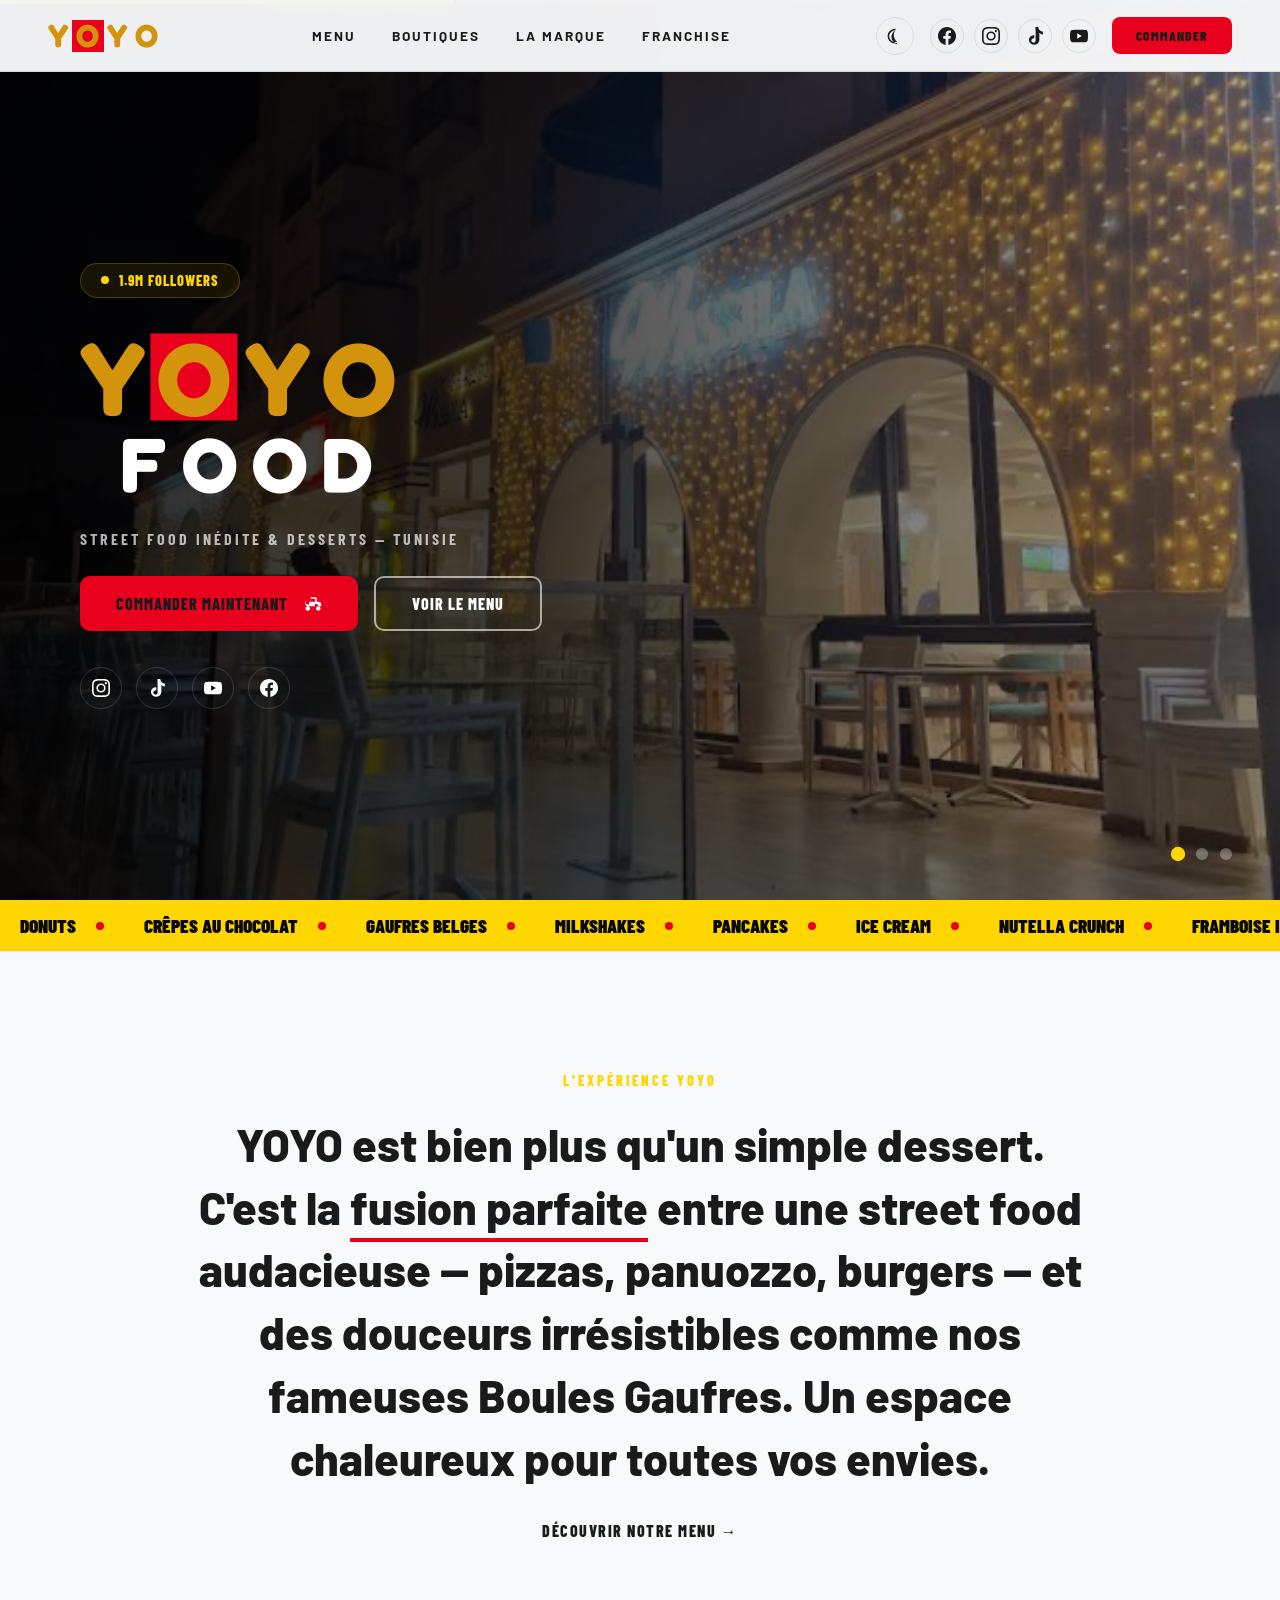
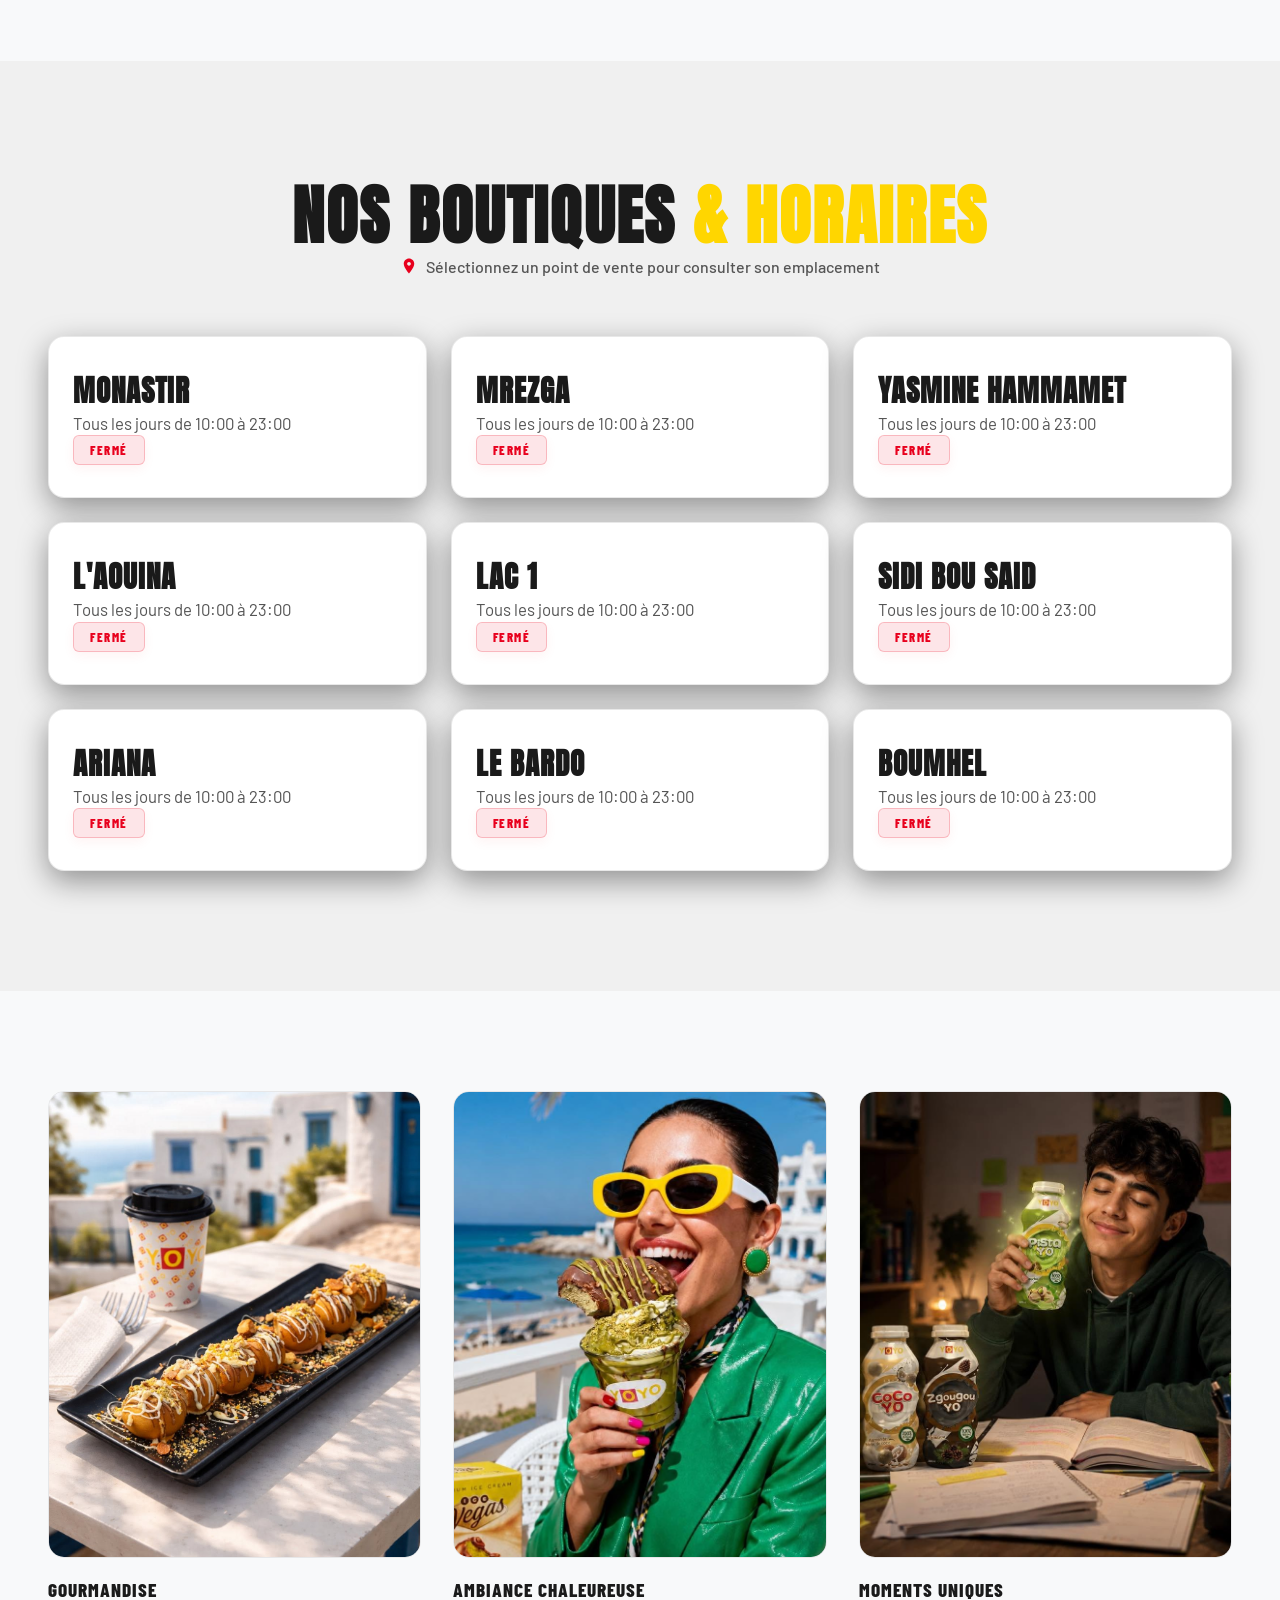
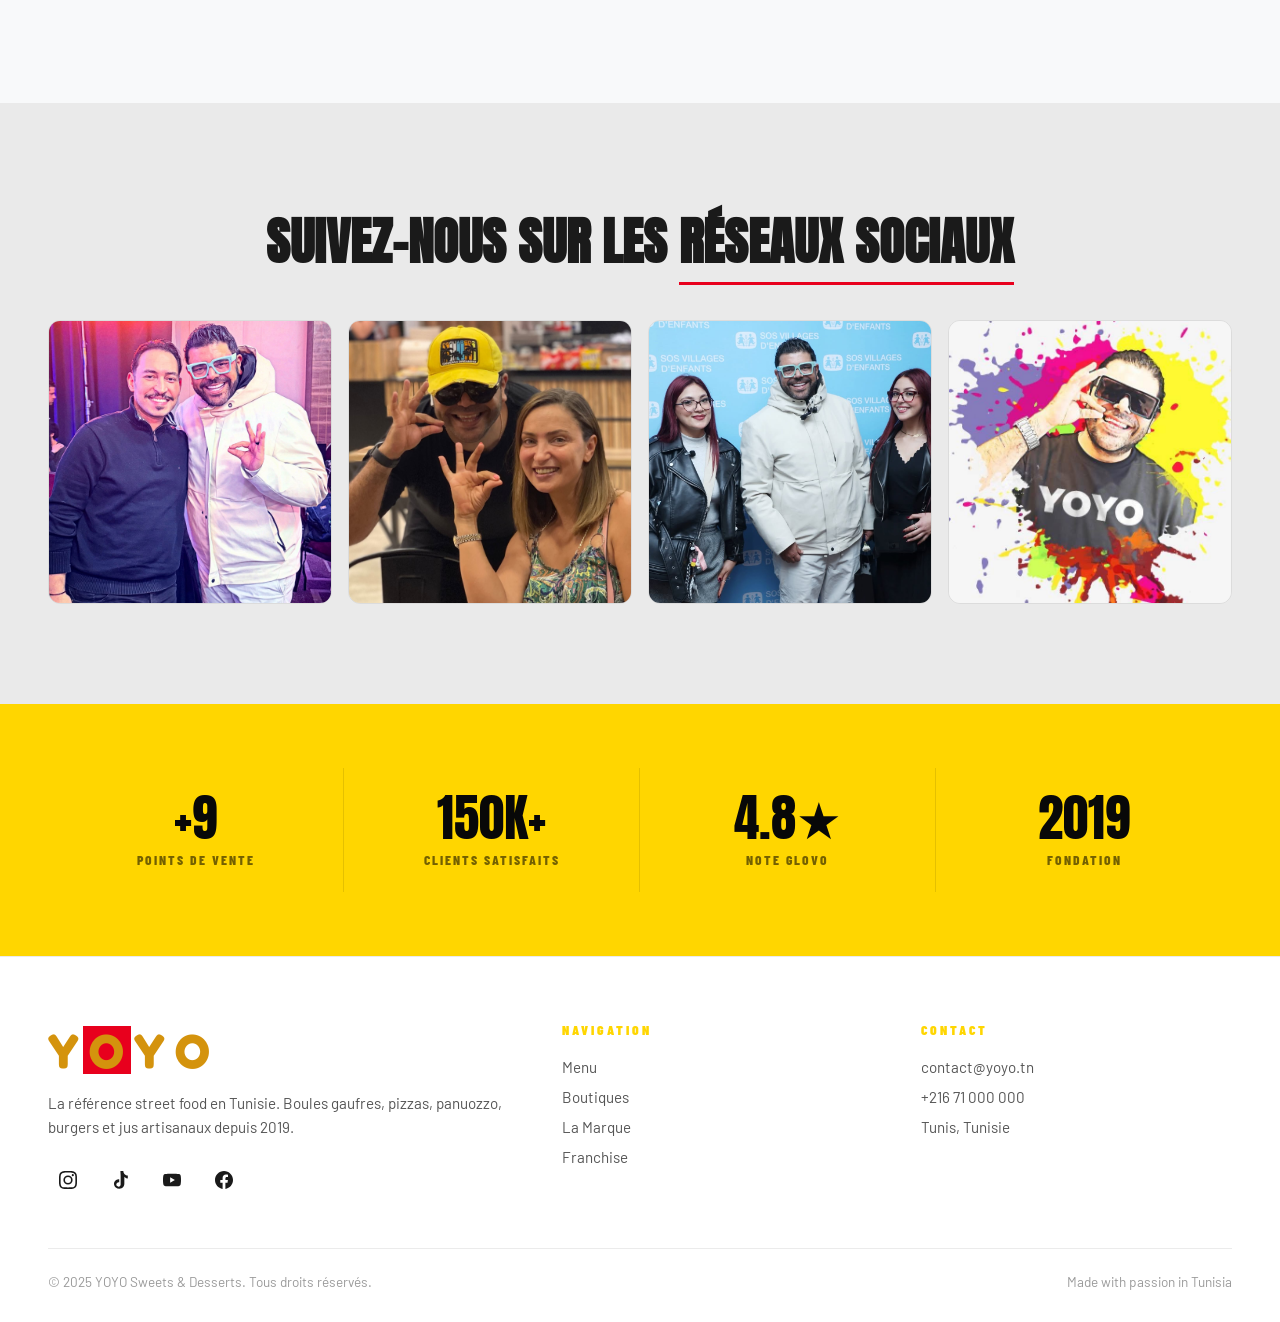
<file: index.html>
<!DOCTYPE html>
<html lang="fr">
<head>
  <meta charset="UTF-8" />
  <meta name="viewport" content="width=device-width, initial-scale=1.0" />
  <title>YOYO — Street Food & Desserts | Boules Gaufres, Pizza, Burgers en Tunisie</title>
  <meta name="description" content="YOYO, la chaîne tunisienne de street food et desserts. Boules gaufres, pizzas, panuozzo, burgers, crèmes et jus artisanaux. Découvrez nos points de vente et devenez franchisé." />

  <!-- Google Fonts -->
  <link rel="preconnect" href="https://fonts.googleapis.com" />
  <link rel="preconnect" href="https://fonts.gstatic.com" crossorigin />
  <link href="https://fonts.googleapis.com/css2?family=Anton&family=Barlow:wght@400;500;600;700;800;900&family=Barlow+Condensed:wght@700;800;900&family=Fredoka:wght@700&display=swap" rel="stylesheet" />

  <!-- CSS -->
  <link rel="stylesheet" href="css/style.css" />

  <!-- Theme Init Script (Anti-flash) -->
  <script>
    (function() {
      var storedTheme = localStorage.getItem('theme');
      var systemTheme = window.matchMedia('(prefers-color-scheme: dark)').matches ? 'dark' : 'light';
      var theme = storedTheme || systemTheme;
      document.documentElement.setAttribute('data-theme', theme);
    })();
  </script>
</head>
<body>

  <!-- ============================
       NAVIGATION
       ============================ -->
  <nav class="nav" id="navbar">
    <a href="index.html" class="nav__logo">Y<span class="logo-o">O</span>YO</a>
    <div class="nav__links">
      <a href="menu.html" class="nav__link">Menu</a>
      <a href="boutiques.html" class="nav__link">Boutiques</a>
      <a href="brand.html" class="nav__link">La Marque</a>
      <a href="franchise.html" class="nav__link">Franchise</a>
    </div>
    <div class="nav__right">
      <button class="theme-toggle" id="themeToggle" aria-label="Changer de thème">
        <svg class="theme-toggle__sun" viewBox="0 0 24 24"><path d="M12 7c-2.76 0-5 2.24-5 5s2.24 5 5 5 5-2.24 5-5-2.24-5-5-5zM2 13h2c.55 0 1-.45 1-1s-.45-1-1-1H2c-.55 0-1 .45-1 1s.45 1 1 1zm18 0h2c.55 0 1-.45 1-1s-.45-1-1-1h-2c-.55 0-1 .45-1 1s.45 1 1 1zM11 2v2c0 .55.45 1 1 1s1-.45 1-1V2c0-.55-.45-1-1-1s-1 .45-1 1zm0 18v2c0 .55.45 1 1 1s1-.45 1-1v-2c0-.55-.45-1-1-1s-1 .45-1 1zM5.99 4.58c-.39-.39-1.03-.39-1.41 0s-.39 1.03 0 1.41l1.06 1.06c.39.39 1.03.39 1.41 0s.39-1.03 0-1.41L5.99 4.58zm12.37 12.37c-.39-.39-1.03-.39-1.41 0s-.39 1.03 0 1.41l1.06 1.06c.39.39 1.03.39 1.41 0s.39-1.03 0-1.41l-1.06-1.06zm1.06-10.96c.39-.39.39-1.03 0-1.41s-1.03-.39-1.41 0l-1.06 1.06c-.39.39-.39 1.03 0 1.41s1.03.39 1.41 0l1.06-1.06zM7.05 18.01c.39-.39.39-1.03 0-1.41s-1.03-.39-1.41 0l-1.06 1.06c-.39.39-.39 1.03 0 1.41s1.03.39 1.41 0l1.06-1.06z"/></svg>
        <svg class="theme-toggle__moon" viewBox="0 0 24 24"><path d="M12.3 22h-.1c-5.5 0-10-4.5-10-10C2.2 6.8 6.5 2.5 11.9 2.2c.5 0 .9.3 1 .8s-.1.9-.6 1.2c-3.1 2-5 5.4-5 9 0 4.1 2.9 7.6 7 8.3.5.1.8.5.8 1v.1c-.2.3-.5.4-.8.4zm-.9-17.8C7 5.1 4.2 9 4.2 12c0 4.4 3.6 8 8 8 .9 0 1.8-.1 2.6-.4-2.8-2.1-4.4-5.4-4.4-9 0-2.3.7-4.5 2-6.2v-.2z"/></svg>
      </button>
      <div class="nav__socials">
        <a href="https://www.facebook.com/yoyochocoland" target="_blank" class="nav__social-icon" aria-label="Facebook">
          <svg class="svg-icon" viewBox="0 0 24 24"><path d="M24 12.073c0-6.627-5.373-12-12-12s-12 5.373-12 12c0 5.99 4.388 10.954 10.125 11.854v-8.385H7.078v-3.47h3.047V9.43c0-3.007 1.792-4.669 4.533-4.669 1.312 0 2.686.235 2.686.235v2.953H15.83c-1.491 0-1.956.925-1.956 1.874v2.25h3.328l-.532 3.47h-2.796v8.385C19.612 23.027 24 18.062 24 12.073z"/></svg>
        </a>
        <a href="https://www.instagram.com/yo_yo_food?utm_source=ig_web_button_share_sheet&igsh=ZDNlZDc0MzIxNw==" target="_blank" class="nav__social-icon" aria-label="Instagram">
          <svg class="svg-icon" viewBox="0 0 24 24"><path d="M12 2.163c3.204 0 3.584.012 4.85.07 3.252.148 4.771 1.691 4.919 4.919.058 1.265.069 1.645.069 4.849 0 3.205-.012 3.584-.069 4.849-.149 3.225-1.664 4.771-4.919 4.919-1.266.058-1.644.07-4.85.07-3.204 0-3.584-.012-4.849-.07-3.26-.149-4.771-1.699-4.919-4.92-.058-1.265-.07-1.644-.07-4.849 0-3.204.013-3.583.07-4.849.149-3.227 1.664-4.771 4.919-4.919 1.266-.057 1.645-.069 4.849-.069zM12 0C8.741 0 8.333.014 7.053.072 2.695.272.273 2.69.073 7.051.014 8.333 0 8.741 0 12c0 3.259.014 3.668.072 4.948.2 4.358 2.618 6.78 6.98 6.98 1.281.058 1.689.072 4.948.072 3.259 0 3.668-.014 4.948-.072 4.354-.2 6.782-2.618 6.979-6.98.059-1.28.073-1.689.073-4.948 0-3.259-.014-3.667-.072-4.947-.196-4.354-2.617-6.78-6.979-6.98C15.668.014 15.259 0 12 0zm0 5.838a6.162 6.162 0 1 0 0 12.324 6.162 6.162 0 0 0 0-12.324zM12 16a4 4 0 1 1 0-8 4 4 0 0 1 0 8zm6.406-11.845a1.44 1.44 0 1 0 0 2.881 1.44 1.44 0 0 0 0-2.881z"/></svg>
        </a>
        <a href="https://www.tiktok.com/@yoyo_food1?is_from_webapp=1&sender_device=pc" target="_blank" class="nav__social-icon" aria-label="TikTok">
          <svg class="svg-icon" viewBox="0 0 24 24"><path d="M12.525.02c1.31-.02 2.61-.01 3.91-.02.08 1.53.63 3.09 1.75 4.17 1.12 1.11 2.7 1.62 4.24 1.79v4.03c-1.44-.17-2.86-.74-3.94-1.74-.22-.2-.43-.43-.64-.67-.07 3.26-.03 6.52-.05 9.78-.12 2.45-1.37 4.79-3.64 5.74-2.54 1.11-5.71.74-7.85-.98-2.15-1.72-2.93-4.83-1.84-7.39 1-2.42 3.62-4.04 6.26-3.86.08.01.16.02.24.04v4.08c-1.22-.17-2.52.28-3.28 1.25-.8 1.02-.79 2.58.02 3.59.85 1.04 2.39 1.4 3.57.86.99-.45 1.56-1.51 1.56-2.59.02-4.08.01-8.16.01-12.24-.01-.08-.02-.16-.02-.24z"/></svg>
        </a>
        <a href="https://www.youtube.com/@yoyofood95" target="_blank" class="nav__social-icon" aria-label="YouTube">
          <svg class="svg-icon" viewBox="0 0 24 24"><path d="M23.498 6.163a3.003 3.003 0 0 0-2.11-2.107C19.522 3.511 12 3.511 12 3.511s-7.522 0-9.388.545a3.003 3.003 0 0 0-2.11 2.107C0 8.029 0 12 0 12s0 3.971.502 5.837a3.003 3.003 0 0 0 2.11 2.107C4.478 20.489 12 20.489 12 20.489s7.522 0 9.388-.545a3.003 3.003 0 0 0 2.11-2.107C24 15.971 24 12 24 12s0-3.971-.502-5.837zM9.545 15.568V8.432L15.818 12l-6.273 3.568z"/></svg>
        </a>
      </div>
      <button class="nav__cta" id="nav-cta-commander">Commander</button>
    </div>
    <div class="nav__hamburger" id="hamburger" aria-label="Ouvrir le menu">
      <span></span>
      <span></span>
      <span></span>
    </div>
  </nav>

  <!-- Mobile Menu -->
  <div class="nav__mobile-menu" id="mobileMenu">
    <a href="menu.html" class="mobile-link">Menu</a>
    <a href="boutiques.html" class="mobile-link">Boutiques</a>
    <a href="brand.html" class="mobile-link">La Marque</a>
    <a href="franchise.html" class="mobile-link">Franchise</a>
    <a href="#" class="mobile-link" style="color: var(--red);">Commander</a>
    <div style="padding: 20px; display: flex; justify-content: center;">
      <button class="theme-toggle" id="themeToggleMobile" aria-label="Changer de thème" style="border-color: rgba(255,255,255,0.25); color: #fff;">
        <svg class="theme-toggle__sun" viewBox="0 0 24 24"><path d="M12 7c-2.76 0-5 2.24-5 5s2.24 5 5 5 5-2.24 5-5-2.24-5-5-5zM2 13h2c.55 0 1-.45 1-1s-.45-1-1-1H2c-.55 0-1 .45-1 1s.45 1 1 1zm18 0h2c.55 0 1-.45 1-1s-.45-1-1-1h-2c-.55 0-1 .45-1 1s.45 1 1 1zM11 2v2c0 .55.45 1 1 1s1-.45 1-1V2c0-.55-.45-1-1-1s-1 .45-1 1zm0 18v2c0 .55.45 1 1 1s1-.45 1-1v-2c0-.55-.45-1-1-1s-1 .45-1 1zM5.99 4.58c-.39-.39-1.03-.39-1.41 0s-.39 1.03 0 1.41l1.06 1.06c.39.39 1.03.39 1.41 0s.39-1.03 0-1.41L5.99 4.58zm12.37 12.37c-.39-.39-1.03-.39-1.41 0s-.39 1.03 0 1.41l1.06 1.06c.39.39 1.03.39 1.41 0s.39-1.03 0-1.41l-1.06-1.06zm1.06-10.96c.39-.39.39-1.03 0-1.41s-1.03-.39-1.41 0l-1.06 1.06c-.39.39-.39 1.03 0 1.41s1.03.39 1.41 0l1.06-1.06zM7.05 18.01c.39-.39.39-1.03 0-1.41s-1.03-.39-1.41 0l-1.06 1.06c-.39.39-.39 1.03 0 1.41s1.03.39 1.41 0l1.06-1.06z"/></svg>
        <svg class="theme-toggle__moon" viewBox="0 0 24 24"><path d="M12.3 22h-.1c-5.5 0-10-4.5-10-10C2.2 6.8 6.5 2.5 11.9 2.2c.5 0 .9.3 1 .8s-.1.9-.6 1.2c-3.1 2-5 5.4-5 9 0 4.1 2.9 7.6 7 8.3.5.1.8.5.8 1v.1c-.2.3-.5.4-.8.4zm-.9-17.8C7 5.1 4.2 9 4.2 12c0 4.4 3.6 8 8 8 .9 0 1.8-.1 2.6-.4-2.8-2.1-4.4-5.4-4.4-9 0-2.3.7-4.5 2-6.2v-.2z"/></svg>
      </button>
    </div>
  </div>

  <!-- ============================
       SECTION 1 — HERO
       ============================ -->
  <section class="hero" id="hero">
    <!-- Slider Background -->
    <div class="hero__slider">
      <div class="hero__slide active" style="background-image: url('images/boutiques/monastir.png');"></div>
      <div class="hero__slide" style="background-image: url('images/boutiques/lac1.png');"></div>
      <div class="hero__slide" style="background-image: url('images/image.png');"></div>
      <div class="hero__overlay"></div>
    </div>
    <!-- Top Progress Bar -->
    <div class="hero__progress-container">
      <div class="hero__progress-bar" id="heroProgressBar"></div>
    </div>
    <!-- Centered Content Wrapper -->
    <div class="hero__content">
      <div class="hero__badge">
        <span class="hero__badge-dot"></span>
        <span class="hero__badge-text" id="follower-counter">1.9M Followers</span>
      </div>
      <h1 class="hero__title">
        <span class="hero__title-line1">Y<span class="logo-o">O</span>YO</span>
        <span class="hero__title-line2">FOOD</span>
      </h1>
      <p class="hero__subtitle">Street Food Inédite & Desserts — Tunisie</p>
      <div class="hero__buttons">
        <button class="btn-primary" id="hero-cta-commander">
          Commander maintenant
          <svg class="svg-icon" viewBox="0 0 24 24" width="20" height="20" style="margin-left: 8px; fill: white;"><path d="M19 15c-1.66 0-3 1.34-3 3s1.34 3 3 3 3-1.34 3-3-1.34-3-3-3zm-14 0c-1.66 0-3 1.34-3 3s1.34 3 3 3 3-1.34 3-3-1.34-3-3-3zm14.5-6H17V5c0-1.1-.9-2-2-2H9v2h6v4H8.5c-.83 0-1.5.67-1.5 1.5v2.5H5.82c-.42-.6-1.1-.98-1.87-.98-.44 0-.84.13-1.19.35L2.01 9.1c-.2-.26-.57-.31-.83-.11-.26.2-.31.57-.11.83l1.19 1.53c-.16.32-.26.68-.26 1.07 0 1.38 1.12 2.5 2.5 2.5h10v-3h2.5L20 15h3v-2.5c0-1.93-1.57-3.5-3.5-3.5z"/></svg>
        </button>
        <a href="menu.html" class="btn-outline">Voir le menu</a>
      </div>
      <div class="hero__socials">
        <a href="https://www.instagram.com/yo_yo_food?utm_source=ig_web_button_share_sheet&igsh=ZDNlZDc0MzIxNw==" target="_blank" class="hero__social-link" aria-label="Instagram">
          <svg class="svg-icon" viewBox="0 0 24 24"><path d="M12 2.163c3.204 0 3.584.012 4.85.07 3.252.148 4.771 1.691 4.919 4.919.058 1.265.069 1.645.069 4.849 0 3.205-.012 3.584-.069 4.849-.149 3.225-1.664 4.771-4.919 4.919-1.266.058-1.644.07-4.85.07-3.204 0-3.584-.012-4.849-.07-3.26-.149-4.771-1.699-4.919-4.92-.058-1.265-.07-1.644-.07-4.849 0-3.204.013-3.583.07-4.849.149-3.227 1.664-4.771 4.919-4.919 1.266-.057 1.645-.069 4.849-.069zM12 0C8.741 0 8.333.014 7.053.072 2.695.272.273 2.69.073 7.051.014 8.333 0 8.741 0 12c0 3.259.014 3.668.072 4.948.2 4.358 2.618 6.78 6.98 6.98 1.281.058 1.689.072 4.948.072 3.259 0 3.668-.014 4.948-.072 4.354-.2 6.782-2.618 6.979-6.98.059-1.28.073-1.689.073-4.948 0-3.259-.014-3.667-.072-4.947-.196-4.354-2.617-6.78-6.979-6.98C15.668.014 15.259 0 12 0zm0 5.838a6.162 6.162 0 1 0 0 12.324 6.162 6.162 0 0 0 0-12.324zM12 16a4 4 0 1 1 0-8 4 4 0 0 1 0 8zm6.406-11.845a1.44 1.44 0 1 0 0 2.881 1.44 1.44 0 0 0 0-2.881z"/></svg>
        </a>
        <a href="https://www.tiktok.com/@yoyo_food1?is_from_webapp=1&sender_device=pc" target="_blank" class="hero__social-link" aria-label="TikTok">
          <svg class="svg-icon" viewBox="0 0 24 24"><path d="M12.525.02c1.31-.02 2.61-.01 3.91-.02.08 1.53.63 3.09 1.75 4.17 1.12 1.11 2.7 1.62 4.24 1.79v4.03c-1.44-.17-2.86-.74-3.94-1.74-.22-.2-.43-.43-.64-.67-.07 3.26-.03 6.52-.05 9.78-.12 2.45-1.37 4.79-3.64 5.74-2.54 1.11-5.71.74-7.85-.98-2.15-1.72-2.93-4.83-1.84-7.39 1-2.42 3.62-4.04 6.26-3.86.08.01.16.02.24.04v4.08c-1.22-.17-2.52.28-3.28 1.25-.8 1.02-.79 2.58.02 3.59.85 1.04 2.39 1.4 3.57.86.99-.45 1.56-1.51 1.56-2.59.02-4.08.01-8.16.01-12.24-.01-.08-.02-.16-.02-.24z"/></svg>
        </a>
        <a href="https://www.youtube.com/@yoyofood95" target="_blank" class="hero__social-link" aria-label="YouTube">
          <svg class="svg-icon" viewBox="0 0 24 24"><path d="M23.498 6.163a3.003 3.003 0 0 0-2.11-2.107C19.522 3.511 12 3.511 12 3.511s-7.522 0-9.388.545a3.003 3.003 0 0 0-2.11 2.107C0 8.029 0 12 0 12s0 3.971.502 5.837a3.003 3.003 0 0 0 2.11 2.107C4.478 20.489 12 20.489 12 20.489s7.522 0 9.388-.545a3.003 3.003 0 0 0 2.11-2.107C24 15.971 24 12 24 12s0-3.971-.502-5.837zM9.545 15.568V8.432L15.818 12l-6.273 3.568z"/></svg>
        </a>
        <a href="https://www.facebook.com/yoyochocoland" target="_blank" class="hero__social-link" aria-label="Facebook">
          <svg class="svg-icon" viewBox="0 0 24 24"><path d="M24 12.073c0-6.627-5.373-12-12-12s-12 5.373-12 12c0 5.99 4.388 10.954 10.125 11.854v-8.385H7.078v-3.47h3.047V9.43c0-3.007 1.792-4.669 4.533-4.669 1.312 0 2.686.235 2.686.235v2.953H15.83c-1.491 0-1.956.925-1.956 1.874v2.25h3.328l-.532 3.47h-2.796v8.385C19.612 23.027 24 18.062 24 12.073z"/></svg>
        </a>
      </div>
    </div>
    <!-- Slider dots controls -->
    <div class="hero__dots">
      <span class="hero__dot active" data-slide="0"></span>
      <span class="hero__dot" data-slide="1"></span>
      <span class="hero__dot" data-slide="2"></span>
    </div>
  </section>

  <!-- ============================
       SECTION 2 — TICKER
       ============================ -->
  <div class="ticker" aria-hidden="true">
    <div class="ticker__track" id="tickerTrack">
      <!-- Le contenu est dupliqué en JS pour un défilement infini -->
    </div>
  </div>

  <!-- ============================
       SECTION — MANIFESTO
       ============================ -->
  <section class="manifesto">
    <div class="manifesto__container">
      <p class="manifesto__tagline reveal-left">L'expérience YOYO</p>
      <h2 class="manifesto__title reveal-right">
        YOYO est bien plus qu'un simple dessert.
        C'est la <span>fusion parfaite</span> entre une street food audacieuse
        — pizzas, panuozzo, burgers — et des douceurs irrésistibles
        comme nos fameuses Boules Gaufres. Un espace chaleureux pour toutes vos envies.
      </h2>
      <a href="menu.html" class="manifesto__link reveal-zoom">Découvrir notre menu →</a>
    </div>
  </section>

  <!-- ============================
       SECTION — OPENING HOURS
       ============================ -->
  <section class="yoyo-hours">
    <div class="yoyo-hours__title-wrapper reveal">
      <h2 class="yoyo-hours__title">Nos Boutiques <span>& Horaires</span></h2>
      <p style="text-align: center; color: var(--gray); font-size: 1rem; margin-top: 5px; margin-bottom: 40px; display: flex; align-items: center; justify-content: center; gap: 8px; font-weight: 500;">
        <svg viewBox="0 0 24 24" width="18" height="18" style="fill: var(--red);"><path d="M12 2C8.13 2 5 5.13 5 9c0 5.25 7 13 7 13s7-7.75 7-13c0-3.87-3.13-7-7-7zm0 9.5c-1.38 0-2.5-1.12-2.5-2.5s1.12-2.5 2.5-2.5 2.5 1.12 2.5 2.5-1.12 2.5-2.5 2.5z"/></svg>
        Sélectionnez un point de vente pour consulter son emplacement
      </p>
    </div>
    <div class="yoyo-hours__grid reveal-stagger">
      <!-- Card 1: Monastir -->
      <a href="boutiques.html?store=0" class="yoyo-hours__card reveal" style="text-decoration: none; color: inherit; display: block;">
        <h3 class="yoyo-hours__name">Monastir</h3>
        <p class="yoyo-hours__time">Tous les jours de 10:00 à 23:00</p>
        <span class="yoyo-hours__status-badge yoyo-hours__status-badge--open" data-open="10:00" data-close="23:00">Ouvert</span>
      </a>

      <!-- Card 2: Mrezga -->
      <a href="boutiques.html?store=1" class="yoyo-hours__card reveal" style="text-decoration: none; color: inherit; display: block;">
        <h3 class="yoyo-hours__name">Mrezga</h3>
        <p class="yoyo-hours__time">Tous les jours de 10:00 à 23:00</p>
        <span class="yoyo-hours__status-badge yoyo-hours__status-badge--open" data-open="10:00" data-close="23:00">Ouvert</span>
      </a>

      <!-- Card 3: Yasmine Hammamet -->
      <a href="boutiques.html?store=2" class="yoyo-hours__card reveal" style="text-decoration: none; color: inherit; display: block;">
        <h3 class="yoyo-hours__name">Yasmine Hammamet</h3>
        <p class="yoyo-hours__time">Tous les jours de 10:00 à 23:00</p>
        <span class="yoyo-hours__status-badge yoyo-hours__status-badge--open" data-open="10:00" data-close="23:00">Ouvert</span>
      </a>

      <!-- Card 4: L'Aouina -->
      <a href="boutiques.html?store=3" class="yoyo-hours__card reveal" style="text-decoration: none; color: inherit; display: block;">
        <h3 class="yoyo-hours__name">L'Aouina</h3>
        <p class="yoyo-hours__time">Tous les jours de 10:00 à 23:00</p>
        <span class="yoyo-hours__status-badge yoyo-hours__status-badge--open" data-open="10:00" data-close="23:00">Ouvert</span>
      </a>

      <!-- Card 5: Lac 1 -->
      <a href="boutiques.html?store=4" class="yoyo-hours__card reveal" style="text-decoration: none; color: inherit; display: block;">
        <h3 class="yoyo-hours__name">Lac 1</h3>
        <p class="yoyo-hours__time">Tous les jours de 10:00 à 23:00</p>
        <span class="yoyo-hours__status-badge yoyo-hours__status-badge--open" data-open="10:00" data-close="23:00">Ouvert</span>
      </a>

      <!-- Card 6: Sidi Bou Said -->
      <a href="boutiques.html?store=5" class="yoyo-hours__card reveal" style="text-decoration: none; color: inherit; display: block;">
        <h3 class="yoyo-hours__name">Sidi Bou Said</h3>
        <p class="yoyo-hours__time">Tous les jours de 10:00 à 23:00</p>
        <span class="yoyo-hours__status-badge yoyo-hours__status-badge--open" data-open="10:00" data-close="23:00">Ouvert</span>
      </a>

      <!-- Card 7: Ariana -->
      <a href="boutiques.html?store=6" class="yoyo-hours__card reveal" style="text-decoration: none; color: inherit; display: block;">
        <h3 class="yoyo-hours__name">Ariana</h3>
        <p class="yoyo-hours__time">Tous les jours de 10:00 à 23:00</p>
        <span class="yoyo-hours__status-badge yoyo-hours__status-badge--open" data-open="10:00" data-close="23:00">Ouvert</span>
      </a>

      <!-- Card 8: Le Bardo -->
      <a href="boutiques.html?store=7" class="yoyo-hours__card reveal" style="text-decoration: none; color: inherit; display: block;">
        <h3 class="yoyo-hours__name">Le Bardo</h3>
        <p class="yoyo-hours__time">Tous les jours de 10:00 à 23:00</p>
        <span class="yoyo-hours__status-badge yoyo-hours__status-badge--open" data-open="10:00" data-close="23:00">Ouvert</span>
      </a>

      <!-- Card 9: Boumhel -->
      <a href="boutiques.html?store=8" class="yoyo-hours__card reveal" style="text-decoration: none; color: inherit; display: block;">
        <h3 class="yoyo-hours__name">Boumhel</h3>
        <p class="yoyo-hours__time">Tous les jours de 10:00 à 23:00</p>
        <span class="yoyo-hours__status-badge yoyo-hours__status-badge--open" data-open="10:00" data-close="23:00">Ouvert</span>
      </a>
    </div>
  </section>

  <!-- ============================
       SECTION — LIFESTYLE MOMENTS
       ============================ -->
  <section class="moments-section">
    <div class="moments-section__grid reveal-stagger">
      <div class="moment-card reveal">
        <div class="moment-card__image-wrapper">
          <img src="images/products/image2.png" alt="Moments Boules Gaufres" class="moment-card__image" />
        </div>
        <h3 class="moment-card__title">Gourmandise</h3>
      </div>
      <div class="moment-card reveal">
        <div class="moment-card__image-wrapper">
          <img src="images/products/image3.png" alt="Espace confortable" class="moment-card__image" />
        </div>
        <h3 class="moment-card__title">Ambiance Chaleureuse</h3>
      </div>
      <div class="moment-card reveal">
        <div class="moment-card__image-wrapper">
          <img src="images/products/image4.png" alt="Ambiance créative" class="moment-card__image" />
        </div>
        <h3 class="moment-card__title">Moments Uniques</h3>
      </div>
    </div>
  </section>

  <!-- ============================
       SECTION — INSTAGRAM FEED
       ============================ -->
  <section class="instagram-section" id="social-media">
    <div class="instagram-section__container reveal">
      <h2 class="instagram-section__title">
        Suivez-nous sur les <a href="#" target="_blank">Réseaux Sociaux</a>
      </h2>
      <div class="instagram-section__grid reveal-stagger" style="grid-template-columns: repeat(4, 1fr);">
        
        <!-- Instagram -->
        <a href="https://www.instagram.com/yo_yo_food" target="_blank" class="instagram-card reveal" data-social="instagram" aria-label="Instagram">
          <img src="images/social1.png" alt="YOYO sur Instagram" class="instagram-card__image" onerror="this.src='images/insta_1.png'" />
          <div class="instagram-card__overlay">
            <svg class="instagram-card__icon" viewBox="0 0 24 24"><path fill="currentColor" d="M12 2.163c3.204 0 3.584.012 4.85.07 3.252.148 4.771 1.691 4.919 4.919.058 1.265.069 1.645.069 4.849 0 3.205-.012 3.584-.069 4.849-.149 3.225-1.664 4.771-4.919 4.919-1.266.058-1.644.07-4.85.07-3.204 0-3.584-.012-4.849-.07-3.26-.149-4.771-1.699-4.919-4.92-.058-1.265-.07-1.644-.07-4.849 0-3.204.013-3.583.07-4.849.149-3.227 1.664-4.771 4.919-4.919 1.266-.057 1.645-.069 4.849-.069zM12 0C8.741 0 8.333.014 7.053.072 2.695.272.273 2.69.073 7.051.014 8.333 0 8.741 0 12c0 3.259.014 3.668.072 4.948.2 4.358 2.618 6.78 6.98 6.98 1.281.058 1.689.072 4.948.072 3.259 0 3.668-.014 4.948-.072 4.354-.2 6.782-2.618 6.979-6.98.059-1.28.073-1.689.073-4.948 0-3.259-.014-3.667-.072-4.947-.196-4.354-2.617-6.78-6.979-6.98C15.668.014 15.259 0 12 0zm0 5.838a6.162 6.162 0 1 0 0 12.324 6.162 6.162 0 0 0 0-12.324zM12 16a4 4 0 1 1 0-8 4 4 0 0 1 0 8zm6.406-11.845a1.44 1.44 0 1 0 0 2.881 1.44 1.44 0 0 0 0-2.881z"/></svg>
          </div>
        </a>

        <!-- Facebook -->
        <a href="https://www.facebook.com/yoyochocoland" target="_blank" class="instagram-card reveal" data-social="facebook" aria-label="Facebook">
          <img src="images/social2.png" alt="YOYO sur Facebook" class="instagram-card__image" onerror="this.src='images/insta_2.png'" />
          <div class="instagram-card__overlay">
            <svg class="instagram-card__icon" viewBox="0 0 24 24"><path fill="currentColor" d="M24 12.073c0-6.627-5.373-12-12-12s-12 5.373-12 12c0 5.99 4.388 10.954 10.125 11.854v-8.385H7.078v-3.47h3.047V9.43c0-3.007 1.792-4.669 4.533-4.669 1.312 0 2.686.235 2.686.235v2.953H15.83c-1.491 0-1.956.925-1.956 1.874v2.25h3.328l-.532 3.47h-2.796v8.385C19.612 23.027 24 18.062 24 12.073z"/></svg>
          </div>
        </a>

        <!-- TikTok -->
        <a href="https://www.tiktok.com/@yoyo_food1" target="_blank" class="instagram-card reveal" data-social="tiktok" aria-label="TikTok">
          <img src="images/social3.png" alt="YOYO sur TikTok" class="instagram-card__image" onerror="this.src='images/insta_3.png'" />
          <div class="instagram-card__overlay">
             <svg class="instagram-card__icon" viewBox="0 0 24 24"><path fill="currentColor" d="M12.525.02c1.31-.02 2.61-.01 3.91-.02.08 1.53.63 3.09 1.75 4.17 1.12 1.11 2.7 1.62 4.24 1.79v4.03c-1.44-.17-2.86-.74-3.94-1.74-.22-.2-.43-.43-.64-.67-.07 3.26-.03 6.52-.05 9.78-.12 2.45-1.37 4.79-3.64 5.74-2.54 1.11-5.71.74-7.85-.98-2.15-1.72-2.93-4.83-1.84-7.39 1-2.42 3.62-4.04 6.26-3.86.08.01.16.02.24.04v4.08c-1.22-.17-2.52.28-3.28 1.25-.8 1.02-.79 2.58.02 3.59.85 1.04 2.39 1.4 3.57.86.99-.45 1.56-1.51 1.56-2.59.02-4.08.01-8.16.01-12.24-.01-.08-.02-.16-.02-.24z"/></svg>
          </div>
        </a>

        <!-- YouTube -->
        <a href="https://www.youtube.com/@yoyofood95" target="_blank" class="instagram-card reveal" data-social="youtube" aria-label="YouTube">
          <img src="images/social4.png" alt="YOYO sur YouTube" class="instagram-card__image" onerror="this.src='images/insta_4.png'" />
          <div class="instagram-card__overlay">
            <svg class="instagram-card__icon" viewBox="0 0 24 24"><path fill="currentColor" d="M23.498 6.163a3.003 3.003 0 0 0-2.11-2.107C19.522 3.511 12 3.511 12 3.511s-7.522 0-9.388.545a3.003 3.003 0 0 0-2.11 2.107C0 8.029 0 12 0 12s0 3.971.502 5.837a3.003 3.003 0 0 0 2.11 2.107C4.478 20.489 12 20.489 12 20.489s7.522 0 9.388-.545a3.003 3.003 0 0 0 2.11-2.107C24 15.971 24 12 24 12s0-3.971-.502-5.837zM9.545 15.568V8.432L15.818 12l-6.273 3.568z"/></svg>
          </div>
        </a>

      </div>
    </div>
  </section>

  <!-- ============================
       SECTION 5 — STATS
       ============================ -->
  <section class="stats">
    <div class="stats__grid reveal-stagger">
      <div class="stats__item reveal">
        <div class="stats__number">+9</div>
        <div class="stats__label">Points de vente</div>
      </div>
      <div class="stats__item reveal">
        <div class="stats__number">150K+</div>
        <div class="stats__label">Clients satisfaits</div>
      </div>
      <div class="stats__item reveal">
        <div class="stats__number">4.8★</div>
        <div class="stats__label">Note Glovo</div>
      </div>
      <div class="stats__item reveal">
        <div class="stats__number">2019</div>
        <div class="stats__label">Fondation</div>
      </div>
    </div>
  </section>

  <!-- ============================
       FOOTER
       ============================ -->
  <footer class="footer">
    <div class="footer__grid">
      <div>
        <div class="footer__logo">Y<span class="logo-o">O</span>YO</div>
        <p class="footer__tagline">
          La référence street food en Tunisie. Boules gaufres, pizzas, 
          panuozzo, burgers et jus artisanaux depuis 2019.
        </p>
        <div class="footer__socials">
          <a href="https://www.instagram.com/yo_yo_food?utm_source=ig_web_button_share_sheet&igsh=ZDNlZDc0MzIxNw==" target="_blank" class="footer__social" aria-label="Instagram">
            <svg class="svg-icon" viewBox="0 0 24 24"><path d="M12 2.163c3.204 0 3.584.012 4.85.07 3.252.148 4.771 1.691 4.919 4.919.058 1.265.069 1.645.069 4.849 0 3.205-.012 3.584-.069 4.849-.149 3.225-1.664 4.771-4.919 4.919-1.266.058-1.644.07-4.85.07-3.204 0-3.584-.012-4.849-.07-3.26-.149-4.771-1.699-4.919-4.92-.058-1.265-.07-1.644-.07-4.849 0-3.204.013-3.583.07-4.849.149-3.227 1.664-4.771 4.919-4.919 1.266-.057 1.645-.069 4.849-.069zM12 0C8.741 0 8.333.014 7.053.072 2.695.272.273 2.69.073 7.051.014 8.333 0 8.741 0 12c0 3.259.014 3.668.072 4.948.2 4.358 2.618 6.78 6.98 6.98 1.281.058 1.689.072 4.948.072 3.259 0 3.668-.014 4.948-.072 4.354-.2 6.782-2.618 6.979-6.98.059-1.28.073-1.689.073-4.948 0-3.259-.014-3.667-.072-4.947-.196-4.354-2.617-6.78-6.979-6.98C15.668.014 15.259 0 12 0zm0 5.838a6.162 6.162 0 1 0 0 12.324 6.162 6.162 0 0 0 0-12.324zM12 16a4 4 0 1 1 0-8 4 4 0 0 1 0 8zm6.406-11.845a1.44 1.44 0 1 0 0 2.881 1.44 1.44 0 0 0 0-2.881z"/></svg>
          </a>
          <a href="https://www.tiktok.com/@yoyo_food1?is_from_webapp=1&sender_device=pc" target="_blank" class="footer__social" aria-label="TikTok">
            <svg class="svg-icon" viewBox="0 0 24 24"><path d="M12.525.02c1.31-.02 2.61-.01 3.91-.02.08 1.53.63 3.09 1.75 4.17 1.12 1.11 2.7 1.62 4.24 1.79v4.03c-1.44-.17-2.86-.74-3.94-1.74-.22-.2-.43-.43-.64-.67-.07 3.26-.03 6.52-.05 9.78-.12 2.45-1.37 4.79-3.64 5.74-2.54 1.11-5.71.74-7.85-.98-2.15-1.72-2.93-4.83-1.84-7.39 1-2.42 3.62-4.04 6.26-3.86.08.01.16.02.24.04v4.08c-1.22-.17-2.52.28-3.28 1.25-.8 1.02-.79 2.58.02 3.59.85 1.04 2.39 1.4 3.57.86.99-.45 1.56-1.51 1.56-2.59.02-4.08.01-8.16.01-12.24-.01-.08-.02-.16-.02-.24z"/></svg>
          </a>
          <a href="https://www.youtube.com/@yoyofood95" target="_blank" class="footer__social" aria-label="YouTube">
            <svg class="svg-icon" viewBox="0 0 24 24"><path d="M23.498 6.163a3.003 3.003 0 0 0-2.11-2.107C19.522 3.511 12 3.511 12 3.511s-7.522 0-9.388.545a3.003 3.003 0 0 0-2.11 2.107C0 8.029 0 12 0 12s0 3.971.502 5.837a3.003 3.003 0 0 0 2.11 2.107C4.478 20.489 12 20.489 12 20.489s7.522 0 9.388-.545a3.003 3.003 0 0 0 2.11-2.107C24 15.971 24 12 24 12s0-3.971-.502-5.837zM9.545 15.568V8.432L15.818 12l-6.273 3.568z"/></svg>
          </a>
          <a href="https://www.facebook.com/yoyochocoland" target="_blank" class="footer__social" aria-label="Facebook">
            <svg class="svg-icon" viewBox="0 0 24 24"><path d="M24 12.073c0-6.627-5.373-12-12-12s-12 5.373-12 12c0 5.99 4.388 10.954 10.125 11.854v-8.385H7.078v-3.47h3.047V9.43c0-3.007 1.792-4.669 4.533-4.669 1.312 0 2.686.235 2.686.235v2.953H15.83c-1.491 0-1.956.925-1.956 1.874v2.25h3.328l-.532 3.47h-2.796v8.385C19.612 23.027 24 18.062 24 12.073z"/></svg>
          </a>
        </div>
      </div>
      <div>
        <h4 class="footer__heading">Navigation</h4>
        <a href="menu.html" class="footer__link">Menu</a>
        <a href="boutiques.html" class="footer__link">Boutiques</a>
        <a href="brand.html" class="footer__link">La Marque</a>
        <a href="franchise.html" class="footer__link">Franchise</a>
      </div>
      <div>
        <h4 class="footer__heading">Contact</h4>
        <a href="mailto:contact@yoyo.tn" class="footer__link">contact@yoyo.tn</a>
        <a href="tel:+21671000000" class="footer__link">+216 71 000 000</a>
        <span class="footer__link">Tunis, Tunisie</span>
      </div>
    </div>
    <div class="footer__bottom">
      <span class="footer__copyright">© 2025 YOYO Sweets & Desserts. Tous droits réservés.</span>
      <span class="footer__made">Made with passion in Tunisia</span>
    </div>
  </footer>

  <!-- JS -->
  <script src="js/main.js"></script>

</body>
</html>
</file>
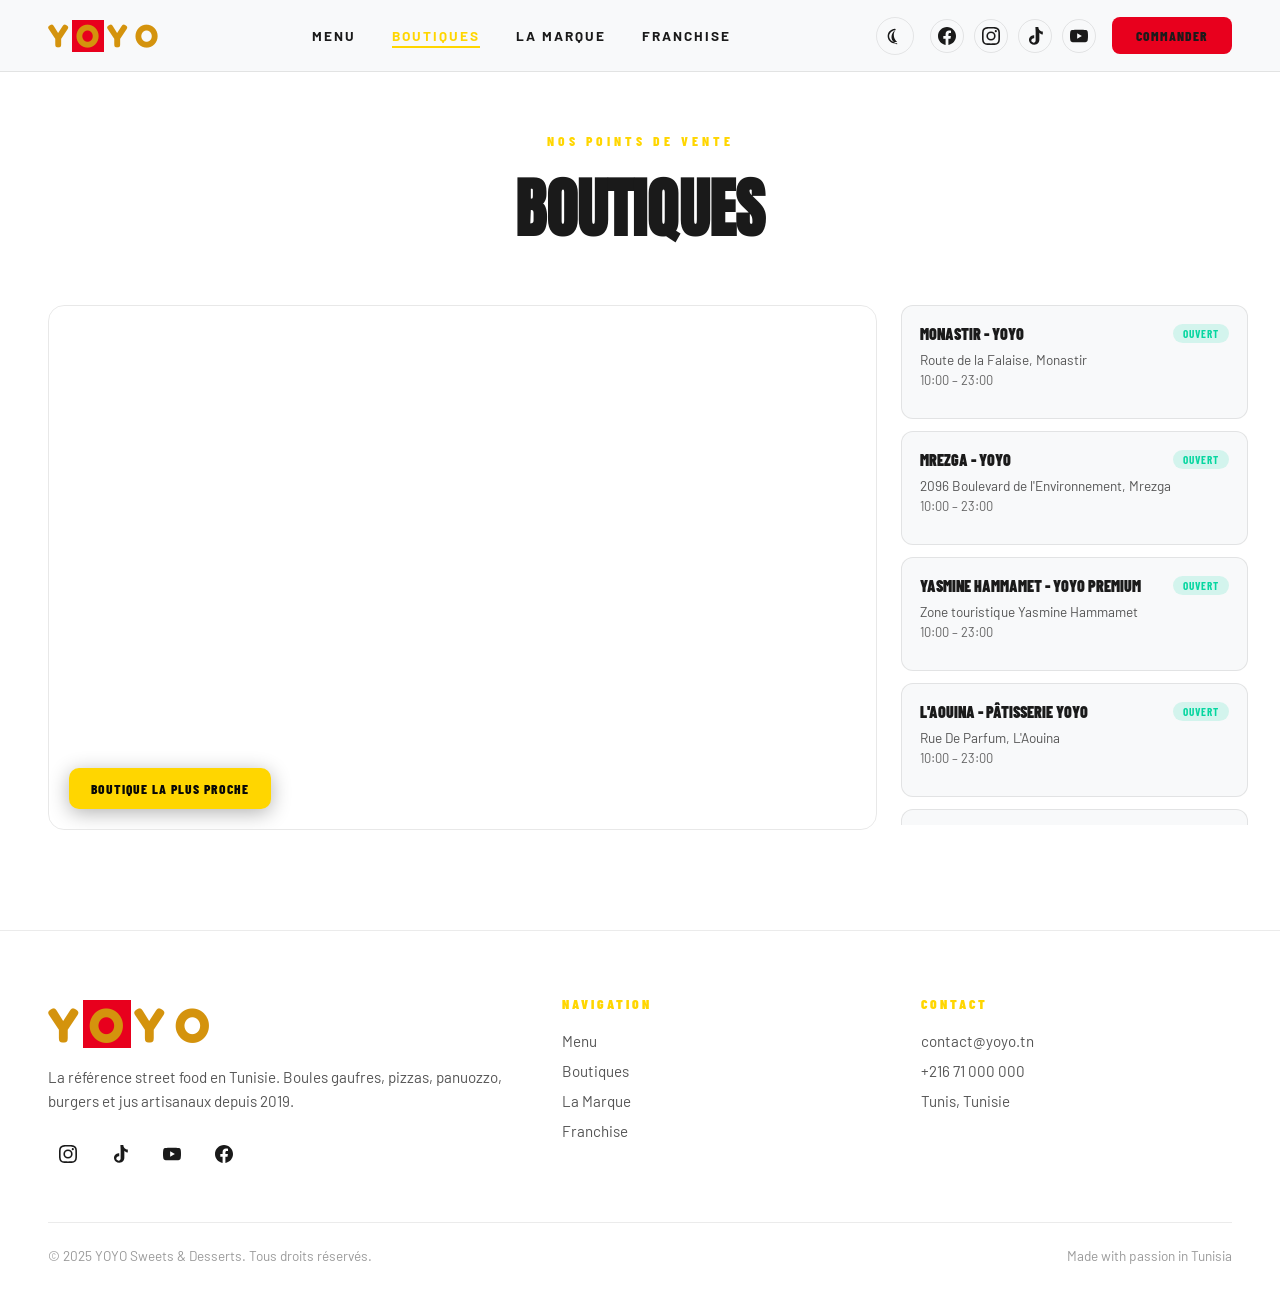
<file: boutiques.html>
<!DOCTYPE html>
<html lang="fr">
<head>
  <meta charset="UTF-8" />
  <meta name="viewport" content="width=device-width, initial-scale=1.0" />
  <title>YOYO — Nos Boutiques | Trouvez un point de vente YOYO</title>
  <meta name="description" content="Trouvez le point de vente YOYO le plus proche de chez vous. Carte interactive, horaires d'ouverture et commande via Glovo." />

  <!-- Google Fonts -->
  <link rel="preconnect" href="https://fonts.googleapis.com" />
  <link rel="preconnect" href="https://fonts.gstatic.com" crossorigin />
  <link href="https://fonts.googleapis.com/css2?family=Anton&family=Barlow:wght@400;500;600;700;800;900&family=Barlow+Condensed:wght@700;800;900&family=Fredoka:wght@700&display=swap" rel="stylesheet" />

  <!-- Google Maps Embed (iframe) -->

  <!-- CSS -->
  <link rel="stylesheet" href="css/style.css" />

  <!-- Theme Init Script (Anti-flash) -->
  <script>
    (function() {
      var storedTheme = localStorage.getItem('theme');
      var systemTheme = window.matchMedia('(prefers-color-scheme: dark)').matches ? 'dark' : 'light';
      var theme = storedTheme || systemTheme;
      document.documentElement.setAttribute('data-theme', theme);
    })();
  </script>
</head>
<body>

  <!-- ============================
       NAVIGATION
       ============================ -->
  <nav class="nav" id="navbar">
    <a href="index.html" class="nav__logo">Y<span class="logo-o">O</span>YO</a>
    <div class="nav__links">
      <a href="menu.html" class="nav__link">Menu</a>
      <a href="boutiques.html" class="nav__link active">Boutiques</a>
      <a href="brand.html" class="nav__link">La Marque</a>
      <a href="franchise.html" class="nav__link">Franchise</a>
    </div>
    <div class="nav__right">
      <button class="theme-toggle" id="themeToggle" aria-label="Changer de thème">
        <svg class="theme-toggle__sun" viewBox="0 0 24 24"><path d="M12 7c-2.76 0-5 2.24-5 5s2.24 5 5 5 5-2.24 5-5-2.24-5-5-5zM2 13h2c.55 0 1-.45 1-1s-.45-1-1-1H2c-.55 0-1 .45-1 1s.45 1 1 1zm18 0h2c.55 0 1-.45 1-1s-.45-1-1-1h-2c-.55 0-1 .45-1 1s.45 1 1 1zM11 2v2c0 .55.45 1 1 1s1-.45 1-1V2c0-.55-.45-1-1-1s-1 .45-1 1zm0 18v2c0 .55.45 1 1 1s1-.45 1-1v-2c0-.55-.45-1-1-1s-1 .45-1 1zM5.99 4.58c-.39-.39-1.03-.39-1.41 0s-.39 1.03 0 1.41l1.06 1.06c.39.39 1.03.39 1.41 0s.39-1.03 0-1.41L5.99 4.58zm12.37 12.37c-.39-.39-1.03-.39-1.41 0s-.39 1.03 0 1.41l1.06 1.06c.39.39 1.03.39 1.41 0s.39-1.03 0-1.41l-1.06-1.06zm1.06-10.96c.39-.39.39-1.03 0-1.41s-1.03-.39-1.41 0l-1.06 1.06c-.39.39-.39 1.03 0 1.41s1.03.39 1.41 0l1.06-1.06zM7.05 18.01c.39-.39.39-1.03 0-1.41s-1.03-.39-1.41 0l-1.06 1.06c-.39.39-.39 1.03 0 1.41s1.03.39 1.41 0l1.06-1.06z"/></svg>
        <svg class="theme-toggle__moon" viewBox="0 0 24 24"><path d="M12.3 22h-.1c-5.5 0-10-4.5-10-10C2.2 6.8 6.5 2.5 11.9 2.2c.5 0 .9.3 1 .8s-.1.9-.6 1.2c-3.1 2-5 5.4-5 9 0 4.1 2.9 7.6 7 8.3.5.1.8.5.8 1v.1c-.2.3-.5.4-.8.4zm-.9-17.8C7 5.1 4.2 9 4.2 12c0 4.4 3.6 8 8 8 .9 0 1.8-.1 2.6-.4-2.8-2.1-4.4-5.4-4.4-9 0-2.3.7-4.5 2-6.2v-.2z"/></svg>
      </button>
      <div class="nav__socials">
        <a href="https://www.facebook.com/yoyochocoland" target="_blank" class="nav__social-icon" aria-label="Facebook">
          <svg class="svg-icon" viewBox="0 0 24 24"><path d="M24 12.073c0-6.627-5.373-12-12-12s-12 5.373-12 12c0 5.99 4.388 10.954 10.125 11.854v-8.385H7.078v-3.47h3.047V9.43c0-3.007 1.792-4.669 4.533-4.669 1.312 0 2.686.235 2.686.235v2.953H15.83c-1.491 0-1.956.925-1.956 1.874v2.25h3.328l-.532 3.47h-2.796v8.385C19.612 23.027 24 18.062 24 12.073z"/></svg>
        </a>
        <a href="https://www.instagram.com/yo_yo_food?utm_source=ig_web_button_share_sheet&igsh=ZDNlZDc0MzIxNw==" target="_blank" class="nav__social-icon" aria-label="Instagram">
          <svg class="svg-icon" viewBox="0 0 24 24"><path d="M12 2.163c3.204 0 3.584.012 4.85.07 3.252.148 4.771 1.691 4.919 4.919.058 1.265.069 1.645.069 4.849 0 3.205-.012 3.584-.069 4.849-.149 3.225-1.664 4.771-4.919 4.919-1.266.058-1.644.07-4.85.07-3.204 0-3.584-.012-4.849-.07-3.26-.149-4.771-1.699-4.919-4.92-.058-1.265-.07-1.644-.07-4.849 0-3.204.013-3.583.07-4.849.149-3.227 1.664-4.771 4.919-4.919 1.266-.057 1.645-.069 4.849-.069zM12 0C8.741 0 8.333.014 7.053.072 2.695.272.273 2.69.073 7.051.014 8.333 0 8.741 0 12c0 3.259.014 3.668.072 4.948.2 4.358 2.618 6.78 6.98 6.98 1.281.058 1.689.072 4.948.072 3.259 0 3.668-.014 4.948-.072 4.354-.2 6.782-2.618 6.979-6.98.059-1.28.073-1.689.073-4.948 0-3.259-.014-3.667-.072-4.947-.196-4.354-2.617-6.78-6.979-6.98C15.668.014 15.259 0 12 0zm0 5.838a6.162 6.162 0 1 0 0 12.324 6.162 6.162 0 0 0 0-12.324zM12 16a4 4 0 1 1 0-8 4 4 0 0 1 0 8zm6.406-11.845a1.44 1.44 0 1 0 0 2.881 1.44 1.44 0 0 0 0-2.881z"/></svg>
        </a>
        <a href="https://www.tiktok.com/@yoyo_food1?is_from_webapp=1&sender_device=pc" target="_blank" class="nav__social-icon" aria-label="TikTok">
          <svg class="svg-icon" viewBox="0 0 24 24"><path d="M12.525.02c1.31-.02 2.61-.01 3.91-.02.08 1.53.63 3.09 1.75 4.17 1.12 1.11 2.7 1.62 4.24 1.79v4.03c-1.44-.17-2.86-.74-3.94-1.74-.22-.2-.43-.43-.64-.67-.07 3.26-.03 6.52-.05 9.78-.12 2.45-1.37 4.79-3.64 5.74-2.54 1.11-5.71.74-7.85-.98-2.15-1.72-2.93-4.83-1.84-7.39 1-2.42 3.62-4.04 6.26-3.86.08.01.16.02.24.04v4.08c-1.22-.17-2.52.28-3.28 1.25-.8 1.02-.79 2.58.02 3.59.85 1.04 2.39 1.4 3.57.86.99-.45 1.56-1.51 1.56-2.59.02-4.08.01-8.16.01-12.24-.01-.08-.02-.16-.02-.24z"/></svg>
        </a>
        <a href="https://www.youtube.com/@yoyofood95" target="_blank" class="nav__social-icon" aria-label="YouTube">
          <svg class="svg-icon" viewBox="0 0 24 24"><path d="M23.498 6.163a3.003 3.003 0 0 0-2.11-2.107C19.522 3.511 12 3.511 12 3.511s-7.522 0-9.388.545a3.003 3.003 0 0 0-2.11 2.107C0 8.029 0 12 0 12s0 3.971.502 5.837a3.003 3.003 0 0 0 2.11 2.107C4.478 20.489 12 20.489 12 20.489s7.522 0 9.388-.545a3.003 3.003 0 0 0 2.11-2.107C24 15.971 24 12 24 12s0-3.971-.502-5.837zM9.545 15.568V8.432L15.818 12l-6.273 3.568z"/></svg>
        </a>
      </div>
      <button class="nav__cta" id="nav-cta-commander">Commander</button>
    </div>
    <div class="nav__hamburger" id="hamburger" aria-label="Ouvrir le menu">
      <span></span>
      <span></span>
      <span></span>
    </div>
  </nav>

  <!-- Mobile Menu -->
  <div class="nav__mobile-menu" id="mobileMenu">
    <a href="menu.html" class="mobile-link">Menu</a>
    <a href="boutiques.html" class="mobile-link">Boutiques</a>
    <a href="brand.html" class="mobile-link">La Marque</a>
    <a href="franchise.html" class="mobile-link">Franchise</a>
    <a href="#" class="mobile-link" style="color: var(--red);">Commander</a>
    <div style="padding: 20px; display: flex; justify-content: center;">
      <button class="theme-toggle" id="themeToggleMobile" aria-label="Changer de thème" style="border-color: rgba(255,255,255,0.25); color: #fff;">
        <svg class="theme-toggle__sun" viewBox="0 0 24 24"><path d="M12 7c-2.76 0-5 2.24-5 5s2.24 5 5 5 5-2.24 5-5-2.24-5-5-5zM2 13h2c.55 0 1-.45 1-1s-.45-1-1-1H2c-.55 0-1 .45-1 1s.45 1 1 1zm18 0h2c.55 0 1-.45 1-1s-.45-1-1-1h-2c-.55 0-1 .45-1 1s.45 1 1 1zM11 2v2c0 .55.45 1 1 1s1-.45 1-1V2c0-.55-.45-1-1-1s-1 .45-1 1zm0 18v2c0 .55.45 1 1 1s1-.45 1-1v-2c0-.55-.45-1-1-1s-1 .45-1 1zM5.99 4.58c-.39-.39-1.03-.39-1.41 0s-.39 1.03 0 1.41l1.06 1.06c.39.39 1.03.39 1.41 0s.39-1.03 0-1.41L5.99 4.58zm12.37 12.37c-.39-.39-1.03-.39-1.41 0s-.39 1.03 0 1.41l1.06 1.06c.39.39 1.03.39 1.41 0s.39-1.03 0-1.41l-1.06-1.06zm1.06-10.96c.39-.39.39-1.03 0-1.41s-1.03-.39-1.41 0l-1.06 1.06c-.39.39-.39 1.03 0 1.41s1.03.39 1.41 0l1.06-1.06zM7.05 18.01c.39-.39.39-1.03 0-1.41s-1.03-.39-1.41 0l-1.06 1.06c-.39.39-.39 1.03 0 1.41s1.03.39 1.41 0l1.06-1.06z"/></svg>
        <svg class="theme-toggle__moon" viewBox="0 0 24 24"><path d="M12.3 22h-.1c-5.5 0-10-4.5-10-10C2.2 6.8 6.5 2.5 11.9 2.2c.5 0 .9.3 1 .8s-.1.9-.6 1.2c-3.1 2-5 5.4-5 9 0 4.1 2.9 7.6 7 8.3.5.1.8.5.8 1v.1c-.2.3-.5.4-.8.4zm-.9-17.8C7 5.1 4.2 9 4.2 12c0 4.4 3.6 8 8 8 .9 0 1.8-.1 2.6-.4-2.8-2.1-4.4-5.4-4.4-9 0-2.3.7-4.5 2-6.2v-.2z"/></svg>
      </button>
    </div>
  </div>

  <!-- ============================
       SECTION — STORE LOCATOR
       ============================ -->
  <section class="stores" id="boutiques" style="padding-top: calc(var(--nav-height) + 60px);">
    <div class="section-header reveal">
      <p class="section-label">Nos Points de Vente</p>
      <h1 class="section-title">Boutiques</h1>
    </div>
    <div class="stores__layout reveal">
      <div class="stores__map-container">
        <iframe
          id="map"
          src="https://maps.google.com/maps?q=YOYO+food+Tunisie&output=embed&z=7"
          style="width:100%; height:100%; border:0; border-radius:16px;"
          allowfullscreen=""
          loading="lazy"
          referrerpolicy="no-referrer-when-downgrade">
        </iframe>
        <button class="stores__locate-btn" id="locateBtn">Boutique la plus proche</button>
      </div>
      <div class="stores__list" id="storesList">
        <!-- Cartes boutique injectées en JS -->
      </div>
    </div>
  </section>

  <!-- ============================
       FOOTER
       ============================ -->
  <footer class="footer">
    <div class="footer__grid">
      <div>
        <div class="footer__logo">Y<span class="logo-o">O</span>YO</div>
        <p class="footer__tagline">
          La référence street food en Tunisie. Boules gaufres, pizzas, 
          panuozzo, burgers et jus artisanaux depuis 2019.
        </p>
        <div class="footer__socials">
          <a href="https://www.instagram.com/yo_yo_food?utm_source=ig_web_button_share_sheet&igsh=ZDNlZDc0MzIxNw==" target="_blank" class="footer__social" aria-label="Instagram">
            <svg class="svg-icon" viewBox="0 0 24 24"><path d="M12 2.163c3.204 0 3.584.012 4.85.07 3.252.148 4.771 1.691 4.919 4.919.058 1.265.069 1.645.069 4.849 0 3.205-.012 3.584-.069 4.849-.149 3.225-1.664 4.771-4.919 4.919-1.266.058-1.644.07-4.85.07-3.204 0-3.584-.012-4.849-.07-3.26-.149-4.771-1.699-4.919-4.92-.058-1.265-.07-1.644-.07-4.849 0-3.204.013-3.583.07-4.849.149-3.227 1.664-4.771 4.919-4.919 1.266-.057 1.645-.069 4.849-.069zM12 0C8.741 0 8.333.014 7.053.072 2.695.272.273 2.69.073 7.051.014 8.333 0 8.741 0 12c0 3.259.014 3.668.072 4.948.2 4.358 2.618 6.78 6.98 6.98 1.281.058 1.689.072 4.948.072 3.259 0 3.668-.014 4.948-.072 4.354-.2 6.782-2.618 6.979-6.98.059-1.28.073-1.689.073-4.948 0-3.259-.014-3.667-.072-4.947-.196-4.354-2.617-6.78-6.979-6.98C15.668.014 15.259 0 12 0zm0 5.838a6.162 6.162 0 1 0 0 12.324 6.162 6.162 0 0 0 0-12.324zM12 16a4 4 0 1 1 0-8 4 4 0 0 1 0 8zm6.406-11.845a1.44 1.44 0 1 0 0 2.881 1.44 1.44 0 0 0 0-2.881z"/></svg>
          </a>
          <a href="https://www.tiktok.com/@yoyo_food1?is_from_webapp=1&sender_device=pc" target="_blank" class="footer__social" aria-label="TikTok">
            <svg class="svg-icon" viewBox="0 0 24 24"><path d="M12.525.02c1.31-.02 2.61-.01 3.91-.02.08 1.53.63 3.09 1.75 4.17 1.12 1.11 2.7 1.62 4.24 1.79v4.03c-1.44-.17-2.86-.74-3.94-1.74-.22-.2-.43-.43-.64-.67-.07 3.26-.03 6.52-.05 9.78-.12 2.45-1.37 4.79-3.64 5.74-2.54 1.11-5.71.74-7.85-.98-2.15-1.72-2.93-4.83-1.84-7.39 1-2.42 3.62-4.04 6.26-3.86.08.01.16.02.24.04v4.08c-1.22-.17-2.52.28-3.28 1.25-.8 1.02-.79 2.58.02 3.59.85 1.04 2.39 1.4 3.57.86.99-.45 1.56-1.51 1.56-2.59.02-4.08.01-8.16.01-12.24-.01-.08-.02-.16-.02-.24z"/></svg>
          </a>
          <a href="https://www.youtube.com/@yoyofood95" target="_blank" class="footer__social" aria-label="YouTube">
            <svg class="svg-icon" viewBox="0 0 24 24"><path d="M23.498 6.163a3.003 3.003 0 0 0-2.11-2.107C19.522 3.511 12 3.511 12 3.511s-7.522 0-9.388.545a3.003 3.003 0 0 0-2.11 2.107C0 8.029 0 12 0 12s0 3.971.502 5.837a3.003 3.003 0 0 0 2.11 2.107C4.478 20.489 12 20.489 12 20.489s7.522 0 9.388-.545a3.003 3.003 0 0 0 2.11-2.107C24 15.971 24 12 24 12s0-3.971-.502-5.837zM9.545 15.568V8.432L15.818 12l-6.273 3.568z"/></svg>
          </a>
          <a href="https://www.facebook.com/yoyochocoland" target="_blank" class="footer__social" aria-label="Facebook">
            <svg class="svg-icon" viewBox="0 0 24 24"><path d="M24 12.073c0-6.627-5.373-12-12-12s-12 5.373-12 12c0 5.99 4.388 10.954 10.125 11.854v-8.385H7.078v-3.47h3.047V9.43c0-3.007 1.792-4.669 4.533-4.669 1.312 0 2.686.235 2.686.235v2.953H15.83c-1.491 0-1.956.925-1.956 1.874v2.25h3.328l-.532 3.47h-2.796v8.385C19.612 23.027 24 18.062 24 12.073z"/></svg>
          </a>
        </div>
      </div>
      <div>
        <h4 class="footer__heading">Navigation</h4>
        <a href="menu.html" class="footer__link">Menu</a>
        <a href="boutiques.html" class="footer__link">Boutiques</a>
        <a href="brand.html" class="footer__link">La Marque</a>
        <a href="franchise.html" class="footer__link">Franchise</a>
      </div>
      <div>
        <h4 class="footer__heading">Contact</h4>
        <a href="mailto:contact@yoyo.tn" class="footer__link">contact@yoyo.tn</a>
        <a href="tel:+21671000000" class="footer__link">+216 71 000 000</a>
        <span class="footer__link">Tunis, Tunisie</span>
      </div>
    </div>
    <div class="footer__bottom">
      <span class="footer__copyright">© 2025 YOYO Sweets & Desserts. Tous droits réservés.</span>
      <span class="footer__made">Made with passion in Tunisia</span>
    </div>
  </footer>

  <!-- JS -->
  <script src="js/main.js"></script>
  <script src="js/stores.js"></script>

</body>
</html>
</file>
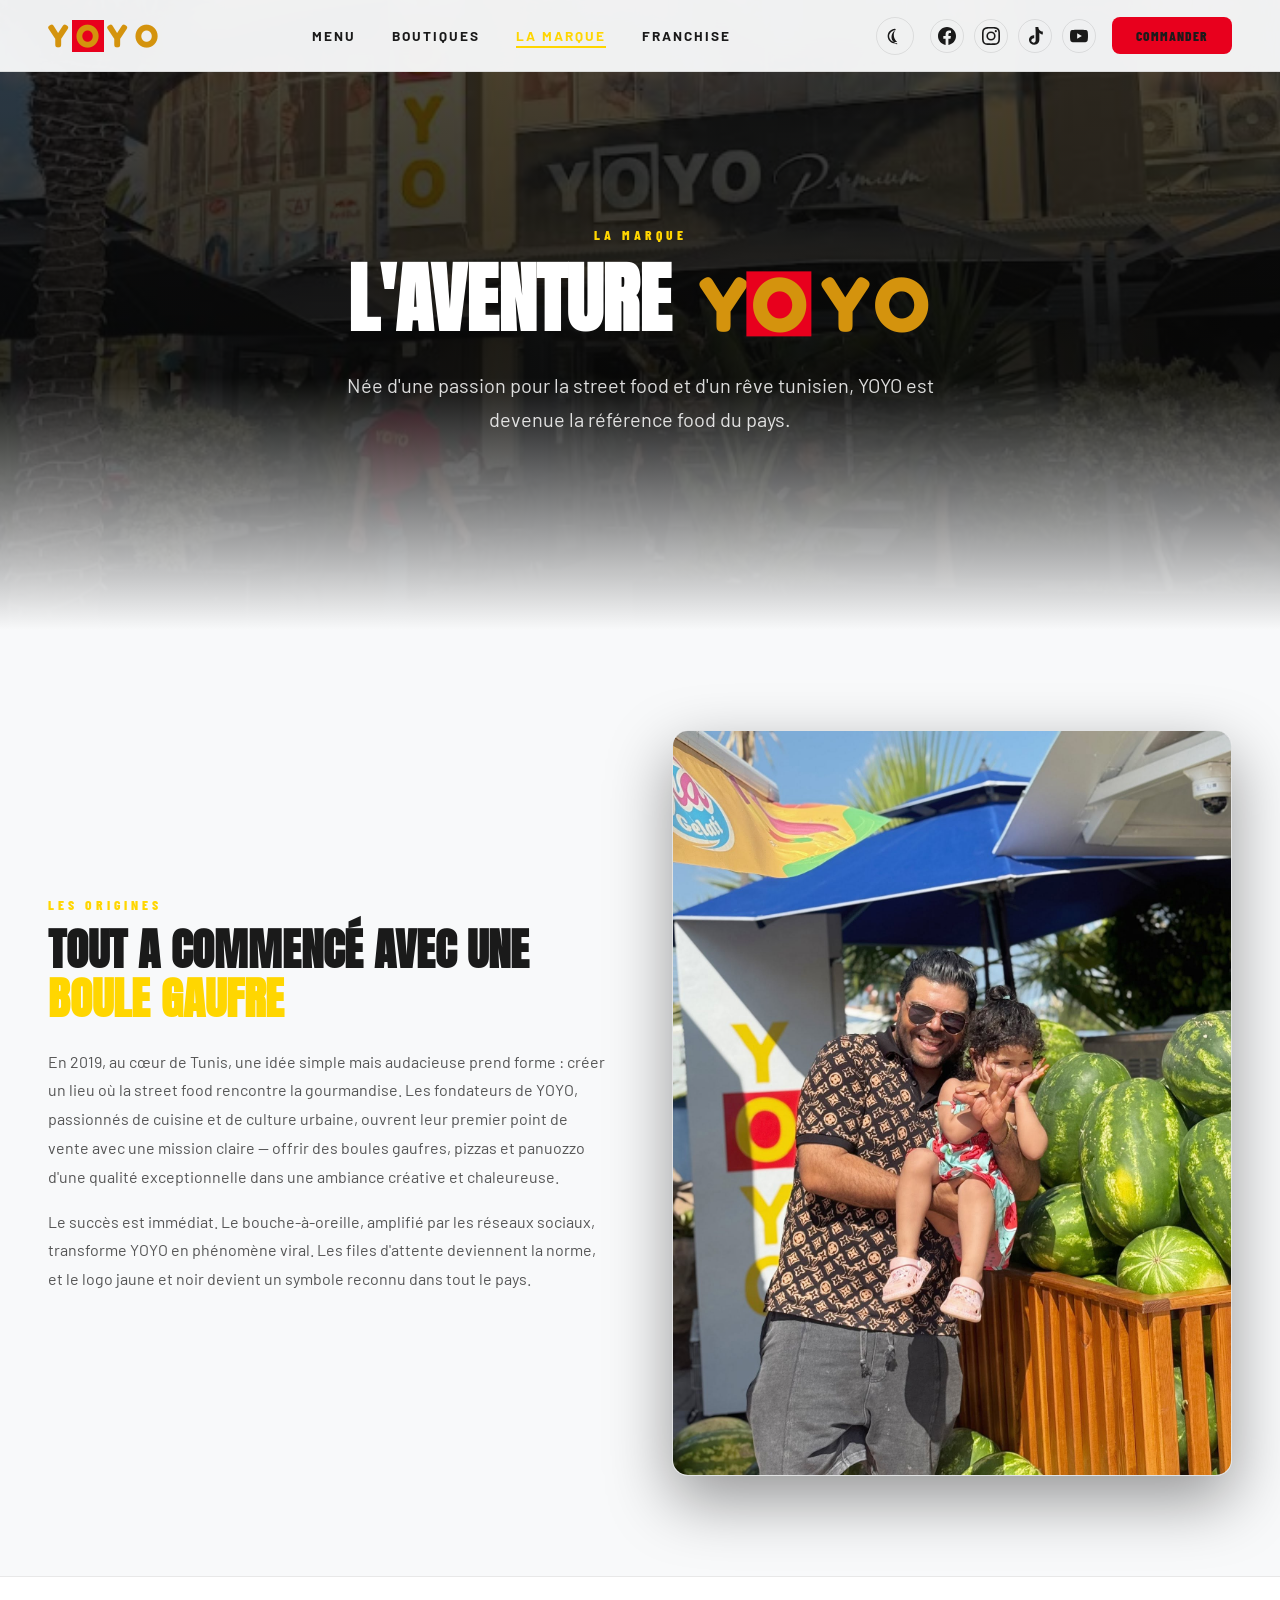
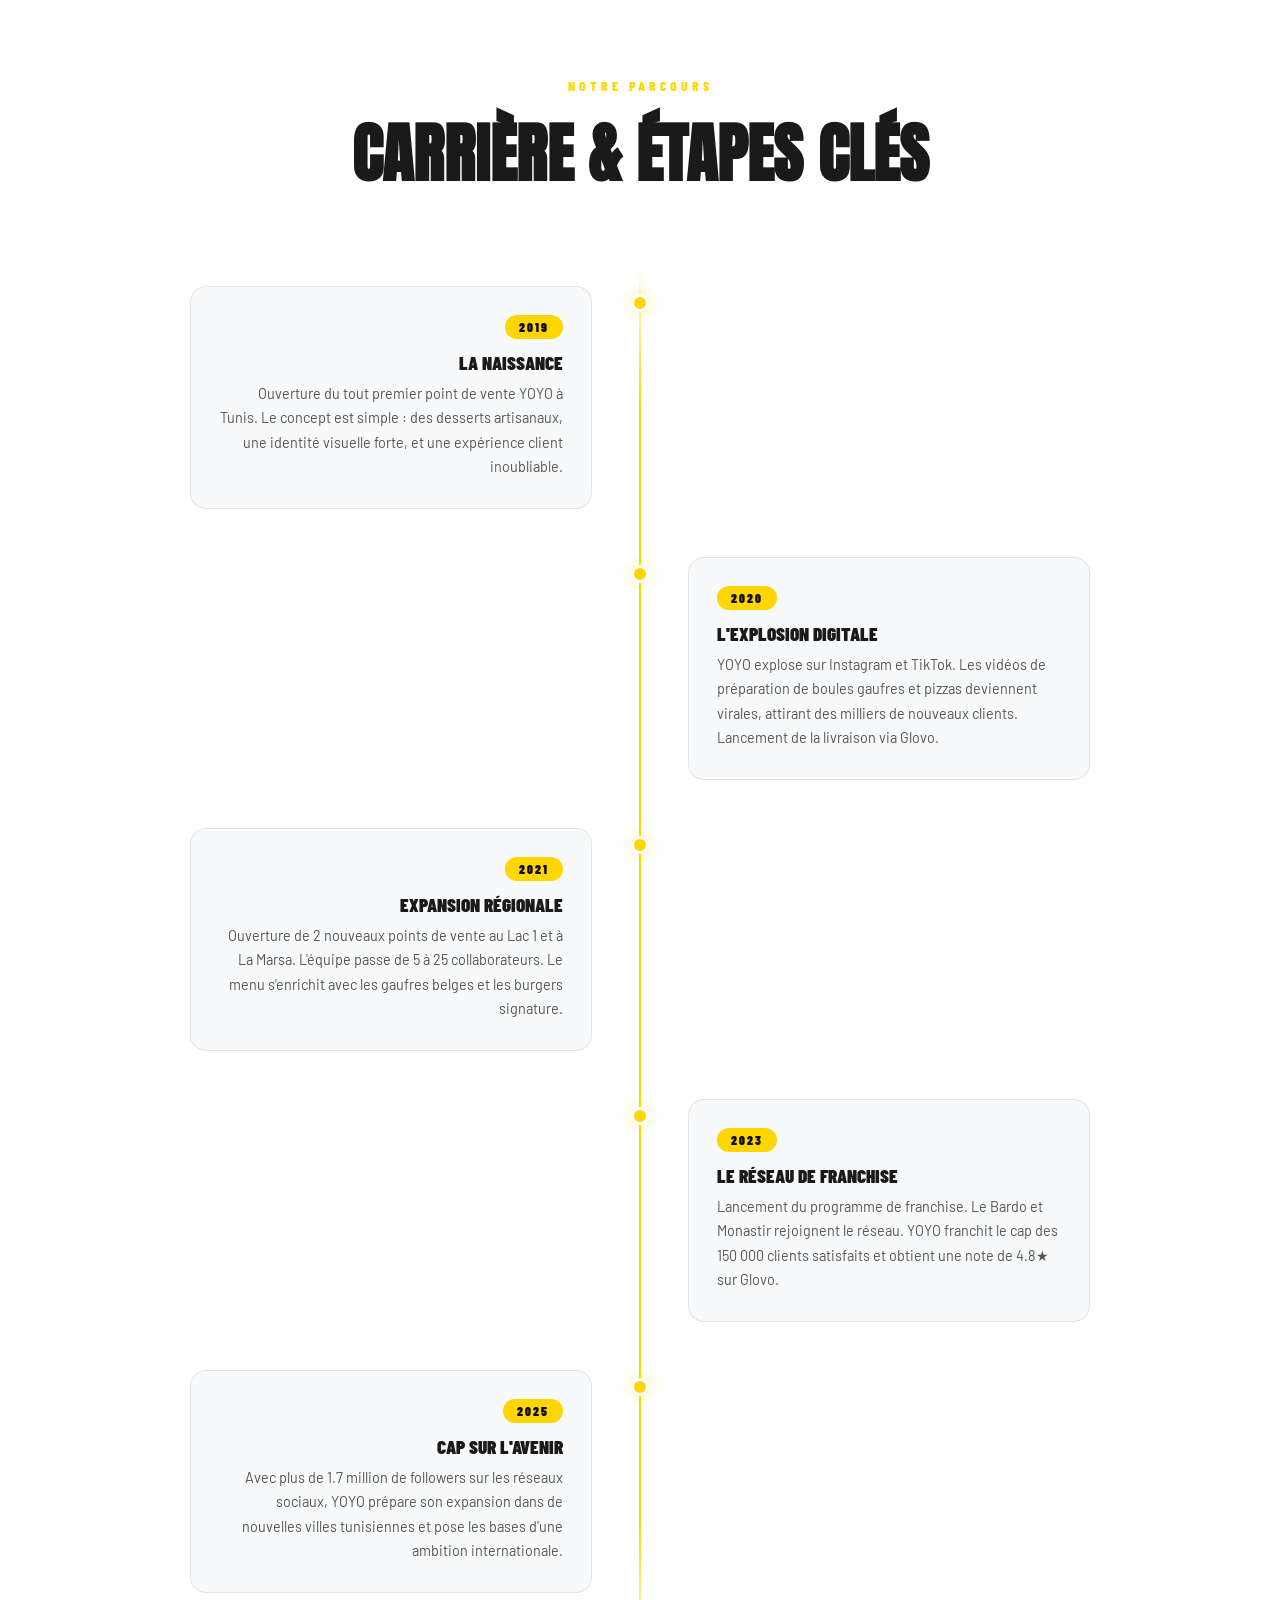
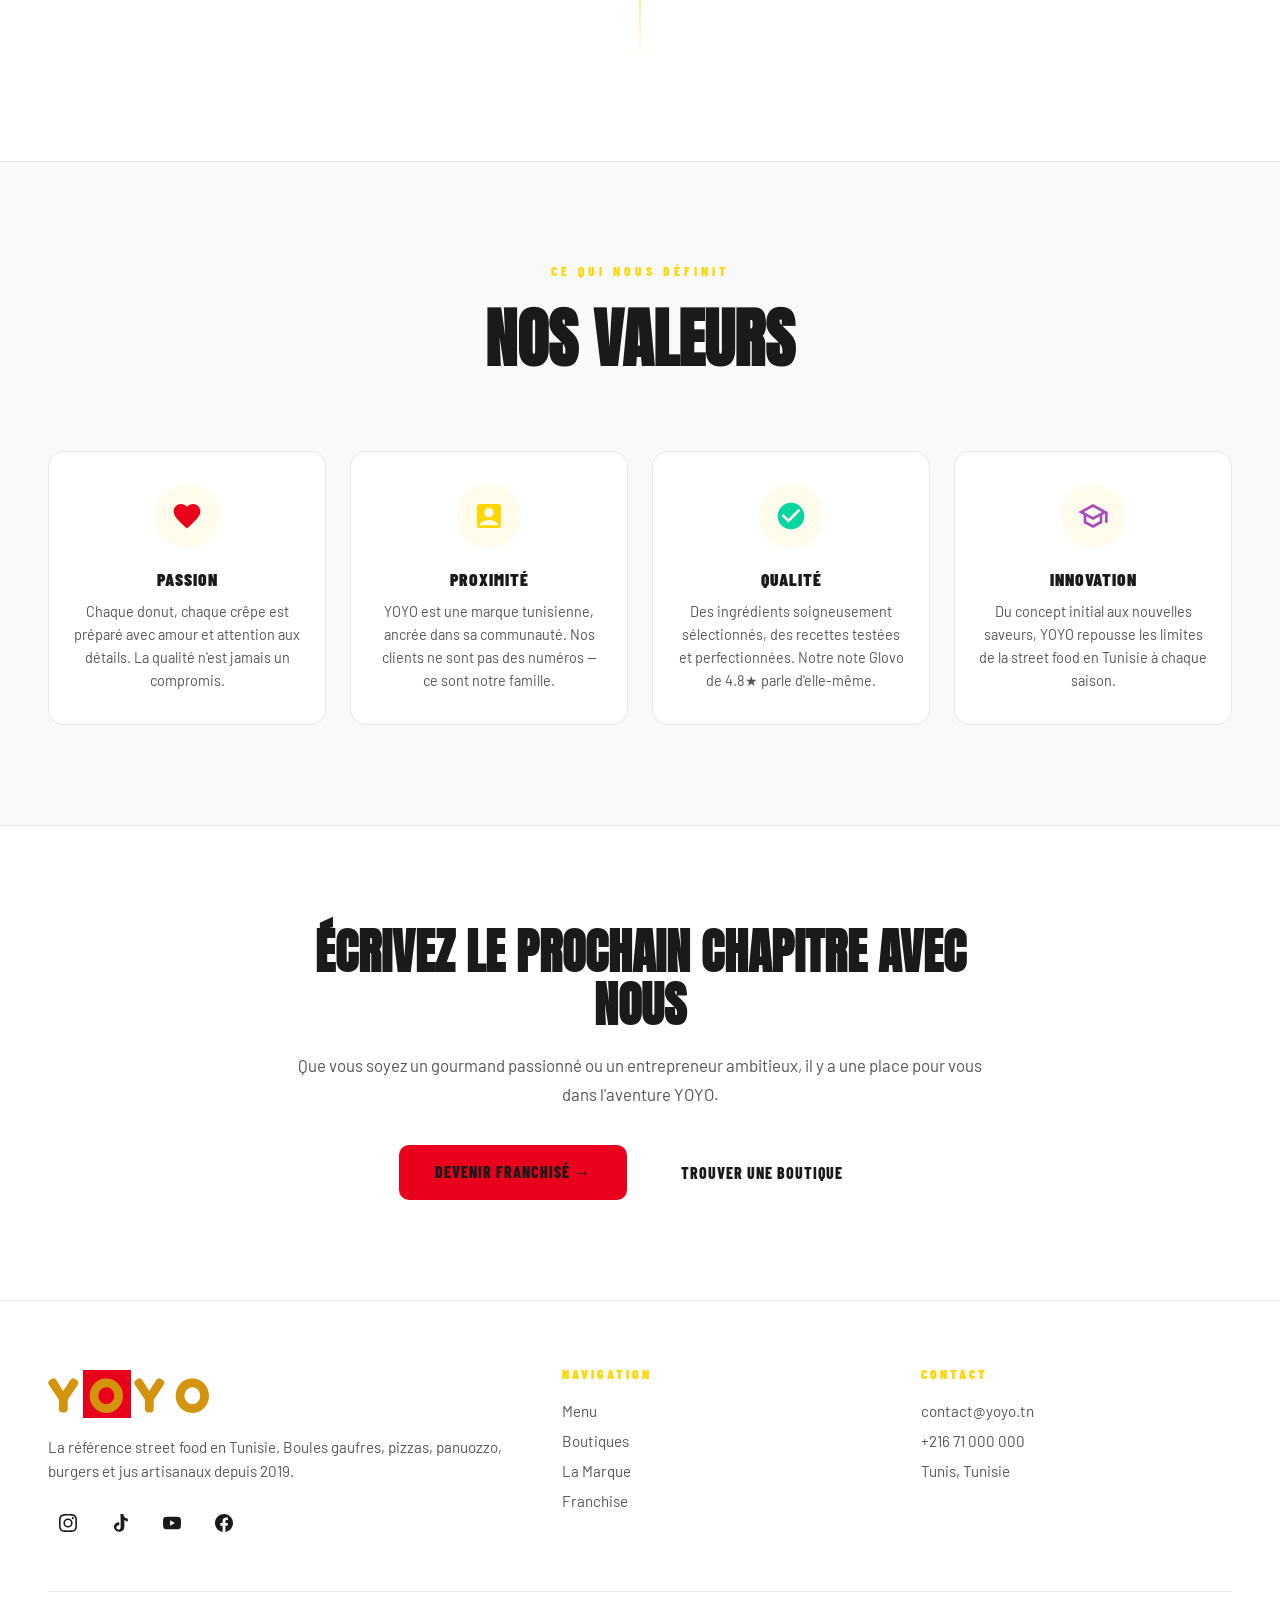
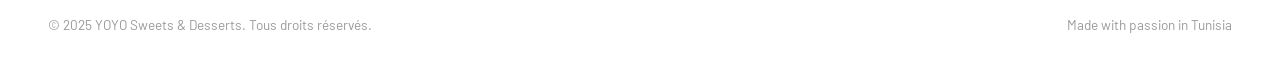
<file: brand.html>
<!DOCTYPE html>
<html lang="fr">
<head>
  <meta charset="UTF-8" />
  <meta name="viewport" content="width=device-width, initial-scale=1.0" />
  <title>YOYO — La Marque | La marque de desserts tunisienne</title>
  <meta name="description" content="Découvrez l'histoire de YOYO, de sa fondation en 2019 à son expansion nationale. Une aventure tunisienne de passion, de créativité et de desserts inoubliables." />

  <!-- Google Fonts -->
  <link rel="preconnect" href="https://fonts.googleapis.com" />
  <link rel="preconnect" href="https://fonts.gstatic.com" crossorigin />
  <link href="https://fonts.googleapis.com/css2?family=Anton&family=Barlow:wght@400;500;600;700;800;900&family=Barlow+Condensed:wght@700;800;900&family=Fredoka:wght@700&display=swap" rel="stylesheet" />

  <!-- CSS -->
  <link rel="stylesheet" href="css/style.css" />

  <!-- Theme Init Script (Anti-flash) -->
  <script>
    (function() {
      var storedTheme = localStorage.getItem('theme');
      var systemTheme = window.matchMedia('(prefers-color-scheme: dark)').matches ? 'dark' : 'light';
      var theme = storedTheme || systemTheme;
      document.documentElement.setAttribute('data-theme', theme);
    })();
  </script>
</head>
<body>

  <!-- ============================
       NAVIGATION
       ============================ -->
  <nav class="nav" id="navbar">
    <a href="index.html" class="nav__logo">Y<span class="logo-o">O</span>YO</a>
    <div class="nav__links">
      <a href="menu.html" class="nav__link">Menu</a>
      <a href="boutiques.html" class="nav__link">Boutiques</a>
      <a href="brand.html" class="nav__link active">La Marque</a>
      <a href="franchise.html" class="nav__link">Franchise</a>
    </div>
    <div class="nav__right">
      <button class="theme-toggle" id="themeToggle" aria-label="Changer de thème">
        <svg class="theme-toggle__sun" viewBox="0 0 24 24"><path d="M12 7c-2.76 0-5 2.24-5 5s2.24 5 5 5 5-2.24 5-5-2.24-5-5-5zM2 13h2c.55 0 1-.45 1-1s-.45-1-1-1H2c-.55 0-1 .45-1 1s.45 1 1 1zm18 0h2c.55 0 1-.45 1-1s-.45-1-1-1h-2c-.55 0-1 .45-1 1s.45 1 1 1zM11 2v2c0 .55.45 1 1 1s1-.45 1-1V2c0-.55-.45-1-1-1s-1 .45-1 1zm0 18v2c0 .55.45 1 1 1s1-.45 1-1v-2c0-.55-.45-1-1-1s-1 .45-1 1zM5.99 4.58c-.39-.39-1.03-.39-1.41 0s-.39 1.03 0 1.41l1.06 1.06c.39.39 1.03.39 1.41 0s.39-1.03 0-1.41L5.99 4.58zm12.37 12.37c-.39-.39-1.03-.39-1.41 0s-.39 1.03 0 1.41l1.06 1.06c.39.39 1.03.39 1.41 0s.39-1.03 0-1.41l-1.06-1.06zm1.06-10.96c.39-.39.39-1.03 0-1.41s-1.03-.39-1.41 0l-1.06 1.06c-.39.39-.39 1.03 0 1.41s1.03.39 1.41 0l1.06-1.06zM7.05 18.01c.39-.39.39-1.03 0-1.41s-1.03-.39-1.41 0l-1.06 1.06c-.39.39-.39 1.03 0 1.41s1.03.39 1.41 0l1.06-1.06z"/></svg>
        <svg class="theme-toggle__moon" viewBox="0 0 24 24"><path d="M12.3 22h-.1c-5.5 0-10-4.5-10-10C2.2 6.8 6.5 2.5 11.9 2.2c.5 0 .9.3 1 .8s-.1.9-.6 1.2c-3.1 2-5 5.4-5 9 0 4.1 2.9 7.6 7 8.3.5.1.8.5.8 1v.1c-.2.3-.5.4-.8.4zm-.9-17.8C7 5.1 4.2 9 4.2 12c0 4.4 3.6 8 8 8 .9 0 1.8-.1 2.6-.4-2.8-2.1-4.4-5.4-4.4-9 0-2.3.7-4.5 2-6.2v-.2z"/></svg>
      </button>
      <div class="nav__socials">
        <a href="https://www.facebook.com/yoyochocoland" target="_blank" class="nav__social-icon" aria-label="Facebook">
          <svg class="svg-icon" viewBox="0 0 24 24"><path d="M24 12.073c0-6.627-5.373-12-12-12s-12 5.373-12 12c0 5.99 4.388 10.954 10.125 11.854v-8.385H7.078v-3.47h3.047V9.43c0-3.007 1.792-4.669 4.533-4.669 1.312 0 2.686.235 2.686.235v2.953H15.83c-1.491 0-1.956.925-1.956 1.874v2.25h3.328l-.532 3.47h-2.796v8.385C19.612 23.027 24 18.062 24 12.073z"/></svg>
        </a>
        <a href="https://www.instagram.com/yo_yo_food?utm_source=ig_web_button_share_sheet&igsh=ZDNlZDc0MzIxNw==" target="_blank" class="nav__social-icon" aria-label="Instagram">
          <svg class="svg-icon" viewBox="0 0 24 24"><path d="M12 2.163c3.204 0 3.584.012 4.85.07 3.252.148 4.771 1.691 4.919 4.919.058 1.265.069 1.645.069 4.849 0 3.205-.012 3.584-.069 4.849-.149 3.225-1.664 4.771-4.919 4.919-1.266.058-1.644.07-4.85.07-3.204 0-3.584-.012-4.849-.07-3.26-.149-4.771-1.699-4.919-4.92-.058-1.265-.07-1.644-.07-4.849 0-3.204.013-3.583.07-4.849.149-3.227 1.664-4.771 4.919-4.919 1.266-.057 1.645-.069 4.849-.069zM12 0C8.741 0 8.333.014 7.053.072 2.695.272.273 2.69.073 7.051.014 8.333 0 8.741 0 12c0 3.259.014 3.668.072 4.948.2 4.358 2.618 6.78 6.98 6.98 1.281.058 1.689.072 4.948.072 3.259 0 3.668-.014 4.948-.072 4.354-.2 6.782-2.618 6.979-6.98.059-1.28.073-1.689.073-4.948 0-3.259-.014-3.667-.072-4.947-.196-4.354-2.617-6.78-6.979-6.98C15.668.014 15.259 0 12 0zm0 5.838a6.162 6.162 0 1 0 0 12.324 6.162 6.162 0 0 0 0-12.324zM12 16a4 4 0 1 1 0-8 4 4 0 0 1 0 8zm6.406-11.845a1.44 1.44 0 1 0 0 2.881 1.44 1.44 0 0 0 0-2.881z"/></svg>
        </a>
        <a href="https://www.tiktok.com/@yoyo_food1?is_from_webapp=1&sender_device=pc" target="_blank" class="nav__social-icon" aria-label="TikTok">
          <svg class="svg-icon" viewBox="0 0 24 24"><path d="M12.525.02c1.31-.02 2.61-.01 3.91-.02.08 1.53.63 3.09 1.75 4.17 1.12 1.11 2.7 1.62 4.24 1.79v4.03c-1.44-.17-2.86-.74-3.94-1.74-.22-.2-.43-.43-.64-.67-.07 3.26-.03 6.52-.05 9.78-.12 2.45-1.37 4.79-3.64 5.74-2.54 1.11-5.71.74-7.85-.98-2.15-1.72-2.93-4.83-1.84-7.39 1-2.42 3.62-4.04 6.26-3.86.08.01.16.02.24.04v4.08c-1.22-.17-2.52.28-3.28 1.25-.8 1.02-.79 2.58.02 3.59.85 1.04 2.39 1.4 3.57.86.99-.45 1.56-1.51 1.56-2.59.02-4.08.01-8.16.01-12.24-.01-.08-.02-.16-.02-.24z"/></svg>
        </a>
        <a href="https://www.youtube.com/@yoyofood95" target="_blank" class="nav__social-icon" aria-label="YouTube">
          <svg class="svg-icon" viewBox="0 0 24 24"><path d="M23.498 6.163a3.003 3.003 0 0 0-2.11-2.107C19.522 3.511 12 3.511 12 3.511s-7.522 0-9.388.545a3.003 3.003 0 0 0-2.11 2.107C0 8.029 0 12 0 12s0 3.971.502 5.837a3.003 3.003 0 0 0 2.11 2.107C4.478 20.489 12 20.489 12 20.489s7.522 0 9.388-.545a3.003 3.003 0 0 0 2.11-2.107C24 15.971 24 12 24 12s0-3.971-.502-5.837zM9.545 15.568V8.432L15.818 12l-6.273 3.568z"/></svg>
        </a>
      </div>
      <button class="nav__cta" id="nav-cta-commander">Commander</button>
    </div>
    <div class="nav__hamburger" id="hamburger" aria-label="Ouvrir le menu">
      <span></span>
      <span></span>
      <span></span>
    </div>
  </nav>

  <!-- Mobile Menu -->
  <div class="nav__mobile-menu" id="mobileMenu">
    <a href="menu.html" class="mobile-link">Menu</a>
    <a href="boutiques.html" class="mobile-link">Boutiques</a>
    <a href="brand.html" class="mobile-link">La Marque</a>
    <a href="franchise.html" class="mobile-link">Franchise</a>
    <a href="#" class="mobile-link" style="color: var(--red);">Commander</a>
    <div style="padding: 20px; display: flex; justify-content: center;">
      <button class="theme-toggle" id="themeToggleMobile" aria-label="Changer de thème" style="border-color: rgba(255,255,255,0.25); color: #fff;">
        <svg class="theme-toggle__sun" viewBox="0 0 24 24"><path d="M12 7c-2.76 0-5 2.24-5 5s2.24 5 5 5 5-2.24 5-5-2.24-5-5-5zM2 13h2c.55 0 1-.45 1-1s-.45-1-1-1H2c-.55 0-1 .45-1 1s.45 1 1 1zm18 0h2c.55 0 1-.45 1-1s-.45-1-1-1h-2c-.55 0-1 .45-1 1s.45 1 1 1zM11 2v2c0 .55.45 1 1 1s1-.45 1-1V2c0-.55-.45-1-1-1s-1 .45-1 1zm0 18v2c0 .55.45 1 1 1s1-.45 1-1v-2c0-.55-.45-1-1-1s-1 .45-1 1zM5.99 4.58c-.39-.39-1.03-.39-1.41 0s-.39 1.03 0 1.41l1.06 1.06c.39.39 1.03.39 1.41 0s.39-1.03 0-1.41L5.99 4.58zm12.37 12.37c-.39-.39-1.03-.39-1.41 0s-.39 1.03 0 1.41l1.06 1.06c.39.39 1.03.39 1.41 0s.39-1.03 0-1.41l-1.06-1.06zm1.06-10.96c.39-.39.39-1.03 0-1.41s-1.03-.39-1.41 0l-1.06 1.06c-.39.39-.39 1.03 0 1.41s1.03.39 1.41 0l1.06-1.06zM7.05 18.01c.39-.39.39-1.03 0-1.41s-1.03-.39-1.41 0l-1.06 1.06c-.39.39-.39 1.03 0 1.41s1.03.39 1.41 0l1.06-1.06z"/></svg>
        <svg class="theme-toggle__moon" viewBox="0 0 24 24"><path d="M12.3 22h-.1c-5.5 0-10-4.5-10-10C2.2 6.8 6.5 2.5 11.9 2.2c.5 0 .9.3 1 .8s-.1.9-.6 1.2c-3.1 2-5 5.4-5 9 0 4.1 2.9 7.6 7 8.3.5.1.8.5.8 1v.1c-.2.3-.5.4-.8.4zm-.9-17.8C7 5.1 4.2 9 4.2 12c0 4.4 3.6 8 8 8 .9 0 1.8-.1 2.6-.4-2.8-2.1-4.4-5.4-4.4-9 0-2.3.7-4.5 2-6.2v-.2z"/></svg>
      </button>
    </div>
  </div>

  <!-- ============================
       SECTION — BRAND HERO
       ============================ -->
  <section class="brand-hero" id="brand-hero">
    <div class="brand-hero__bg" style="background-image: url('images/boutiques/yasmine_hammamet.png');"></div>
    <div class="brand-hero__overlay"></div>
    <div class="brand-hero__content">
      <p class="section-label">La Marque</p>
      <h1 class="brand-hero__title">
        L'aventure <span class="yoyo-brand-logo">Y<span class="logo-o">O</span>YO</span>
      </h1>
      <p class="brand-hero__subtitle">
        Née d'une passion pour la street food et d'un rêve tunisien, 
        YOYO est devenue la référence food du pays.
      </p>
    </div>
  </section>

  <!-- ============================
       SECTION — ORIGIN STORY
       ============================ -->
  <section class="brand-story">
    <div class="brand-story__container">
      <div class="brand-story__text reveal">
        <p class="section-label">Les Origines</p>
        <h2 class="brand-story__title">Tout a commencé avec une <span>boule gaufre</span></h2>
        <p class="brand-story__desc">
          En 2019, au cœur de Tunis, une idée simple mais audacieuse prend forme : créer un lieu où 
          la street food rencontre la gourmandise. Les fondateurs de YOYO, passionnés 
          de cuisine et de culture urbaine, ouvrent leur premier point de vente avec une mission claire — 
          offrir des boules gaufres, pizzas et panuozzo d'une qualité exceptionnelle dans une ambiance créative et chaleureuse.
        </p>
        <p class="brand-story__desc">
          Le succès est immédiat. Le bouche-à-oreille, amplifié par les réseaux sociaux, transforme YOYO 
          en phénomène viral. Les files d'attente deviennent la norme, et le logo jaune et noir devient 
          un symbole reconnu dans tout le pays.
        </p>
      </div>
      <div class="brand-story__image reveal">
        <img src="images/products/image5.png" alt="Premières boules gaufres YOYO" />
      </div>
    </div>
  </section>

  <!-- ============================
       SECTION — TIMELINE
       ============================ -->
  <section class="brand-timeline">
    <div class="brand-timeline__header reveal">
      <p class="section-label">Notre Parcours</p>
      <h2 class="section-title">Carrière & Étapes Clés</h2>
    </div>
    <div class="brand-timeline__track">
      <div class="brand-timeline__line"></div>

      <div class="brand-timeline__item reveal" data-year="2019">
        <div class="brand-timeline__dot"></div>
        <div class="brand-timeline__card">
          <span class="brand-timeline__year">2019</span>
          <h3 class="brand-timeline__card-title">La Naissance</h3>
          <p class="brand-timeline__card-desc">
            Ouverture du tout premier point de vente YOYO à Tunis. Le concept est simple : 
            des desserts artisanaux, une identité visuelle forte, et une expérience client inoubliable.
          </p>
        </div>
      </div>

      <div class="brand-timeline__item brand-timeline__item--right reveal" data-year="2020">
        <div class="brand-timeline__dot"></div>
        <div class="brand-timeline__card">
          <span class="brand-timeline__year">2020</span>
          <h3 class="brand-timeline__card-title">L'Explosion Digitale</h3>
          <p class="brand-timeline__card-desc">
            YOYO explose sur Instagram et TikTok. Les vidéos de préparation de boules gaufres et 
            pizzas deviennent virales, attirant des milliers de nouveaux clients.
            Lancement de la livraison via Glovo.
          </p>
        </div>
      </div>

      <div class="brand-timeline__item reveal" data-year="2021">
        <div class="brand-timeline__dot"></div>
        <div class="brand-timeline__card">
          <span class="brand-timeline__year">2021</span>
          <h3 class="brand-timeline__card-title">Expansion Régionale</h3>
          <p class="brand-timeline__card-desc">
            Ouverture de 2 nouveaux points de vente au Lac 1 et à La Marsa. 
            L'équipe passe de 5 à 25 collaborateurs. Le menu s'enrichit avec les gaufres belges 
            et les burgers signature.
          </p>
        </div>
      </div>

      <div class="brand-timeline__item brand-timeline__item--right reveal" data-year="2023">
        <div class="brand-timeline__dot"></div>
        <div class="brand-timeline__card">
          <span class="brand-timeline__year">2023</span>
          <h3 class="brand-timeline__card-title">Le Réseau de Franchise</h3>
          <p class="brand-timeline__card-desc">
            Lancement du programme de franchise. Le Bardo et Monastir rejoignent le réseau. 
            YOYO franchit le cap des 150 000 clients satisfaits et obtient 
            une note de 4.8★ sur Glovo.
          </p>
        </div>
      </div>

      <div class="brand-timeline__item reveal" data-year="2025">
        <div class="brand-timeline__dot"></div>
        <div class="brand-timeline__card">
          <span class="brand-timeline__year">2025</span>
          <h3 class="brand-timeline__card-title">Cap sur l'Avenir</h3>
          <p class="brand-timeline__card-desc">
            Avec plus de 1.7 million de followers sur les réseaux sociaux, YOYO prépare 
            son expansion dans de nouvelles villes tunisiennes et pose les bases 
            d'une ambition internationale.
          </p>
        </div>
      </div>
    </div>
  </section>

  <!-- ============================
       SECTION — VALUES
       ============================ -->
  <section class="brand-values">
    <div class="brand-values__header reveal">
      <p class="section-label">Ce qui nous définit</p>
      <h2 class="section-title">Nos Valeurs</h2>
    </div>
    <div class="brand-values__grid reveal-stagger">
      <div class="brand-values__card reveal">
        <div class="brand-values__icon">
          <svg viewBox="0 0 24 24" width="32" height="32"><path d="M12 21.35l-1.45-1.32C5.4 15.36 2 12.28 2 8.5 2 5.42 4.42 3 7.5 3c1.74 0 3.41.81 4.5 2.09C13.09 3.81 14.76 3 16.5 3 19.58 3 22 5.42 22 8.5c0 3.78-3.4 6.86-8.55 11.54L12 21.35z" fill="var(--red)"/></svg>
        </div>
        <h3 class="brand-values__card-title">Passion</h3>
        <p class="brand-values__card-desc">
          Chaque donut, chaque crêpe est préparé avec amour et attention aux détails. 
          La qualité n'est jamais un compromis.
        </p>
      </div>
      <div class="brand-values__card reveal">
        <div class="brand-values__icon">
          <svg viewBox="0 0 24 24" width="32" height="32"><path d="M19 3H5c-1.1 0-2 .9-2 2v14c0 1.1.9 2 2 2h14c1.1 0 2-.9 2-2V5c0-1.1-.9-2-2-2zm-7 3c1.93 0 3.5 1.57 3.5 3.5S13.93 13 12 13s-3.5-1.57-3.5-3.5S10.07 6 12 6zm7 13H5v-.23c0-.62.28-1.2.76-1.58C7.47 15.82 9.64 15 12 15s4.53.82 6.24 2.19c.48.38.76.97.76 1.58V19z" fill="var(--yellow)"/></svg>
        </div>
        <h3 class="brand-values__card-title">Proximité</h3>
        <p class="brand-values__card-desc">
          YOYO est une marque tunisienne, ancrée dans sa communauté. 
          Nos clients ne sont pas des numéros — ce sont notre famille.
        </p>
      </div>
      <div class="brand-values__card reveal">
        <div class="brand-values__icon">
          <svg viewBox="0 0 24 24" width="32" height="32"><path d="M12 2C6.48 2 2 6.48 2 12s4.48 10 10 10 10-4.48 10-10S17.52 2 12 2zm-2 15l-5-5 1.41-1.41L10 14.17l7.59-7.59L19 8l-9 9z" fill="var(--green)"/></svg>
        </div>
        <h3 class="brand-values__card-title">Qualité</h3>
        <p class="brand-values__card-desc">
          Des ingrédients soigneusement sélectionnés, des recettes testées et perfectionnées. 
          Notre note Glovo de 4.8★ parle d'elle-même.
        </p>
      </div>
      <div class="brand-values__card reveal">
        <div class="brand-values__icon">
          <svg viewBox="0 0 24 24" width="32" height="32"><path d="M12 3L1 9l4 2.18v6L12 21l7-3.82v-6l2-1.09V17h2V9L12 3zm6.82 6L12 12.72 5.18 9 12 5.28 18.82 9zM17 15.99l-5 2.73-5-2.73v-3.72L12 15l5-2.73v3.72z" fill="#AB47BC"/></svg>
        </div>
        <h3 class="brand-values__card-title">Innovation</h3>
        <p class="brand-values__card-desc">
          Du concept initial aux nouvelles saveurs, YOYO repousse les limites de la 
          street food en Tunisie à chaque saison.
        </p>
      </div>
    </div>
  </section>

  <!-- ============================
       SECTION — JOIN CTA
       ============================ -->
  <section class="brand-cta">
    <div class="brand-cta__container reveal">
      <h2 class="brand-cta__title">Écrivez le prochain chapitre avec nous</h2>
      <p class="brand-cta__desc">
        Que vous soyez un gourmand passionné ou un entrepreneur ambitieux, 
        il y a une place pour vous dans l'aventure YOYO.
      </p>
      <div class="brand-cta__buttons">
        <a href="franchise.html" class="btn-primary">Devenir franchisé →</a>
        <a href="boutiques.html" class="btn-outline" style="color: var(--white); border-color: rgba(255,255,255,0.4);">Trouver une boutique</a>
      </div>
    </div>
  </section>

  <!-- ============================
       FOOTER
       ============================ -->
  <footer class="footer">
    <div class="footer__grid">
      <div>
        <div class="footer__logo">Y<span class="logo-o">O</span>YO</div>
        <p class="footer__tagline">
          La référence street food en Tunisie. Boules gaufres, pizzas, 
          panuozzo, burgers et jus artisanaux depuis 2019.
        </p>
        <div class="footer__socials">
          <a href="https://www.instagram.com/yo_yo_food?utm_source=ig_web_button_share_sheet&igsh=ZDNlZDc0MzIxNw==" target="_blank" class="footer__social" aria-label="Instagram">
            <svg class="svg-icon" viewBox="0 0 24 24"><path d="M12 2.163c3.204 0 3.584.012 4.85.07 3.252.148 4.771 1.691 4.919 4.919.058 1.265.069 1.645.069 4.849 0 3.205-.012 3.584-.069 4.849-.149 3.225-1.664 4.771-4.919 4.919-1.266.058-1.644.07-4.85.07-3.204 0-3.584-.012-4.849-.07-3.26-.149-4.771-1.699-4.919-4.92-.058-1.265-.07-1.644-.07-4.849 0-3.204.013-3.583.07-4.849.149-3.227 1.664-4.771 4.919-4.919 1.266-.057 1.645-.069 4.849-.069zM12 0C8.741 0 8.333.014 7.053.072 2.695.272.273 2.69.073 7.051.014 8.333 0 8.741 0 12c0 3.259.014 3.668.072 4.948.2 4.358 2.618 6.78 6.98 6.98 1.281.058 1.689.072 4.948.072 3.259 0 3.668-.014 4.948-.072 4.354-.2 6.782-2.618 6.979-6.98.059-1.28.073-1.689.073-4.948 0-3.259-.014-3.667-.072-4.947-.196-4.354-2.617-6.78-6.979-6.98C15.668.014 15.259 0 12 0zm0 5.838a6.162 6.162 0 1 0 0 12.324 6.162 6.162 0 0 0 0-12.324zM12 16a4 4 0 1 1 0-8 4 4 0 0 1 0 8zm6.406-11.845a1.44 1.44 0 1 0 0 2.881 1.44 1.44 0 0 0 0-2.881z"/></svg>
          </a>
          <a href="https://www.tiktok.com/@yoyo_food1?is_from_webapp=1&sender_device=pc" target="_blank" class="footer__social" aria-label="TikTok">
            <svg class="svg-icon" viewBox="0 0 24 24"><path d="M12.525.02c1.31-.02 2.61-.01 3.91-.02.08 1.53.63 3.09 1.75 4.17 1.12 1.11 2.7 1.62 4.24 1.79v4.03c-1.44-.17-2.86-.74-3.94-1.74-.22-.2-.43-.43-.64-.67-.07 3.26-.03 6.52-.05 9.78-.12 2.45-1.37 4.79-3.64 5.74-2.54 1.11-5.71.74-7.85-.98-2.15-1.72-2.93-4.83-1.84-7.39 1-2.42 3.62-4.04 6.26-3.86.08.01.16.02.24.04v4.08c-1.22-.17-2.52.28-3.28 1.25-.8 1.02-.79 2.58.02 3.59.85 1.04 2.39 1.4 3.57.86.99-.45 1.56-1.51 1.56-2.59.02-4.08.01-8.16.01-12.24-.01-.08-.02-.16-.02-.24z"/></svg>
          </a>
          <a href="https://www.youtube.com/@yoyofood95" target="_blank" class="footer__social" aria-label="YouTube">
            <svg class="svg-icon" viewBox="0 0 24 24"><path d="M23.498 6.163a3.003 3.003 0 0 0-2.11-2.107C19.522 3.511 12 3.511 12 3.511s-7.522 0-9.388.545a3.003 3.003 0 0 0-2.11 2.107C0 8.029 0 12 0 12s0 3.971.502 5.837a3.003 3.003 0 0 0 2.11 2.107C4.478 20.489 12 20.489 12 20.489s7.522 0 9.388-.545a3.003 3.003 0 0 0 2.11-2.107C24 15.971 24 12 24 12s0-3.971-.502-5.837zM9.545 15.568V8.432L15.818 12l-6.273 3.568z"/></svg>
          </a>
          <a href="https://www.facebook.com/yoyochocoland" target="_blank" class="footer__social" aria-label="Facebook">
            <svg class="svg-icon" viewBox="0 0 24 24"><path d="M24 12.073c0-6.627-5.373-12-12-12s-12 5.373-12 12c0 5.99 4.388 10.954 10.125 11.854v-8.385H7.078v-3.47h3.047V9.43c0-3.007 1.792-4.669 4.533-4.669 1.312 0 2.686.235 2.686.235v2.953H15.83c-1.491 0-1.956.925-1.956 1.874v2.25h3.328l-.532 3.47h-2.796v8.385C19.612 23.027 24 18.062 24 12.073z"/></svg>
          </a>
        </div>
      </div>
      <div>
        <h4 class="footer__heading">Navigation</h4>
        <a href="menu.html" class="footer__link">Menu</a>
        <a href="boutiques.html" class="footer__link">Boutiques</a>
        <a href="brand.html" class="footer__link">La Marque</a>
        <a href="franchise.html" class="footer__link">Franchise</a>
      </div>
      <div>
        <h4 class="footer__heading">Contact</h4>
        <a href="mailto:contact@yoyo.tn" class="footer__link">contact@yoyo.tn</a>
        <a href="tel:+21671000000" class="footer__link">+216 71 000 000</a>
        <span class="footer__link">Tunis, Tunisie</span>
      </div>
    </div>
    <div class="footer__bottom">
      <span class="footer__copyright">© 2025 YOYO Sweets & Desserts. Tous droits réservés.</span>
      <span class="footer__made">Made with passion in Tunisia</span>
    </div>
  </footer>

  <!-- JS -->
  <script src="js/main.js"></script>

</body>
</html>
</file>
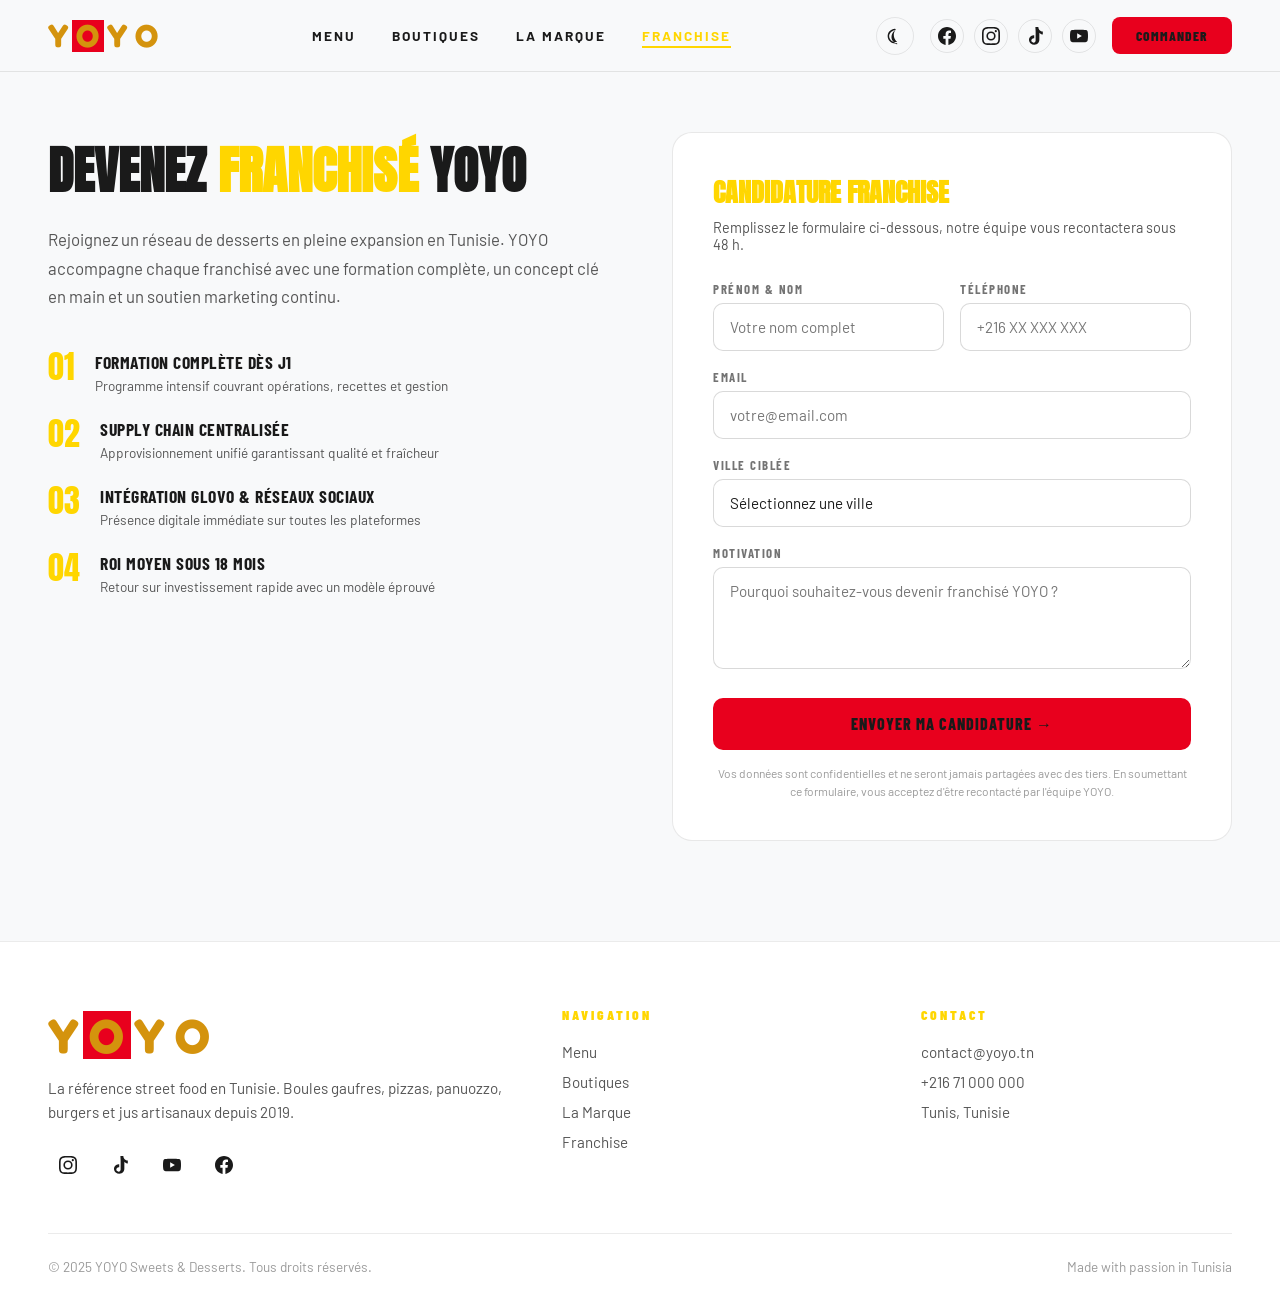
<file: franchise.html>
<!DOCTYPE html>
<html lang="fr">
<head>
  <meta charset="UTF-8" />
  <meta name="viewport" content="width=device-width, initial-scale=1.0" />
  <title>YOYO — Franchise | Devenez franchisé YOYO en Tunisie</title>
  <meta name="description" content="Rejoignez le réseau YOYO ! Formation complète, supply chain centralisée, intégration Glovo et ROI rapide. Remplissez le formulaire pour devenir franchisé." />

  <!-- Google Fonts -->
  <link rel="preconnect" href="https://fonts.googleapis.com" />
  <link rel="preconnect" href="https://fonts.gstatic.com" crossorigin />
  <link href="https://fonts.googleapis.com/css2?family=Anton&family=Barlow:wght@400;500;600;700;800;900&family=Barlow+Condensed:wght@700;800;900&family=Fredoka:wght@700&display=swap" rel="stylesheet" />

  <!-- CSS -->
  <link rel="stylesheet" href="css/style.css" />

  <!-- Theme Init Script (Anti-flash) -->
  <script>
    (function() {
      var storedTheme = localStorage.getItem('theme');
      var systemTheme = window.matchMedia('(prefers-color-scheme: dark)').matches ? 'dark' : 'light';
      var theme = storedTheme || systemTheme;
      document.documentElement.setAttribute('data-theme', theme);
    })();
  </script>
</head>
<body>

  <!-- ============================
       NAVIGATION
       ============================ -->
  <nav class="nav" id="navbar">
    <a href="index.html" class="nav__logo">Y<span class="logo-o">O</span>YO</a>
    <div class="nav__links">
      <a href="menu.html" class="nav__link">Menu</a>
      <a href="boutiques.html" class="nav__link">Boutiques</a>
      <a href="brand.html" class="nav__link">La Marque</a>
      <a href="franchise.html" class="nav__link active">Franchise</a>
    </div>
    <div class="nav__right">
      <button class="theme-toggle" id="themeToggle" aria-label="Changer de thème">
        <svg class="theme-toggle__sun" viewBox="0 0 24 24"><path d="M12 7c-2.76 0-5 2.24-5 5s2.24 5 5 5 5-2.24 5-5-2.24-5-5-5zM2 13h2c.55 0 1-.45 1-1s-.45-1-1-1H2c-.55 0-1 .45-1 1s.45 1 1 1zm18 0h2c.55 0 1-.45 1-1s-.45-1-1-1h-2c-.55 0-1 .45-1 1s.45 1 1 1zM11 2v2c0 .55.45 1 1 1s1-.45 1-1V2c0-.55-.45-1-1-1s-1 .45-1 1zm0 18v2c0 .55.45 1 1 1s1-.45 1-1v-2c0-.55-.45-1-1-1s-1 .45-1 1zM5.99 4.58c-.39-.39-1.03-.39-1.41 0s-.39 1.03 0 1.41l1.06 1.06c.39.39 1.03.39 1.41 0s.39-1.03 0-1.41L5.99 4.58zm12.37 12.37c-.39-.39-1.03-.39-1.41 0s-.39 1.03 0 1.41l1.06 1.06c.39.39 1.03.39 1.41 0s.39-1.03 0-1.41l-1.06-1.06zm1.06-10.96c.39-.39.39-1.03 0-1.41s-1.03-.39-1.41 0l-1.06 1.06c-.39.39-.39 1.03 0 1.41s1.03.39 1.41 0l1.06-1.06zM7.05 18.01c.39-.39.39-1.03 0-1.41s-1.03-.39-1.41 0l-1.06 1.06c-.39.39-.39 1.03 0 1.41s1.03.39 1.41 0l1.06-1.06z"/></svg>
        <svg class="theme-toggle__moon" viewBox="0 0 24 24"><path d="M12.3 22h-.1c-5.5 0-10-4.5-10-10C2.2 6.8 6.5 2.5 11.9 2.2c.5 0 .9.3 1 .8s-.1.9-.6 1.2c-3.1 2-5 5.4-5 9 0 4.1 2.9 7.6 7 8.3.5.1.8.5.8 1v.1c-.2.3-.5.4-.8.4zm-.9-17.8C7 5.1 4.2 9 4.2 12c0 4.4 3.6 8 8 8 .9 0 1.8-.1 2.6-.4-2.8-2.1-4.4-5.4-4.4-9 0-2.3.7-4.5 2-6.2v-.2z"/></svg>
      </button>
      <div class="nav__socials">
        <a href="https://www.facebook.com/yoyochocoland" target="_blank" class="nav__social-icon" aria-label="Facebook">
          <svg class="svg-icon" viewBox="0 0 24 24"><path d="M24 12.073c0-6.627-5.373-12-12-12s-12 5.373-12 12c0 5.99 4.388 10.954 10.125 11.854v-8.385H7.078v-3.47h3.047V9.43c0-3.007 1.792-4.669 4.533-4.669 1.312 0 2.686.235 2.686.235v2.953H15.83c-1.491 0-1.956.925-1.956 1.874v2.25h3.328l-.532 3.47h-2.796v8.385C19.612 23.027 24 18.062 24 12.073z"/></svg>
        </a>
        <a href="https://www.instagram.com/yo_yo_food?utm_source=ig_web_button_share_sheet&igsh=ZDNlZDc0MzIxNw==" target="_blank" class="nav__social-icon" aria-label="Instagram">
          <svg class="svg-icon" viewBox="0 0 24 24"><path d="M12 2.163c3.204 0 3.584.012 4.85.07 3.252.148 4.771 1.691 4.919 4.919.058 1.265.069 1.645.069 4.849 0 3.205-.012 3.584-.069 4.849-.149 3.225-1.664 4.771-4.919 4.919-1.266.058-1.644.07-4.85.07-3.204 0-3.584-.012-4.849-.07-3.26-.149-4.771-1.699-4.919-4.92-.058-1.265-.07-1.644-.07-4.849 0-3.204.013-3.583.07-4.849.149-3.227 1.664-4.771 4.919-4.919 1.266-.057 1.645-.069 4.849-.069zM12 0C8.741 0 8.333.014 7.053.072 2.695.272.273 2.69.073 7.051.014 8.333 0 8.741 0 12c0 3.259.014 3.668.072 4.948.2 4.358 2.618 6.78 6.98 6.98 1.281.058 1.689.072 4.948.072 3.259 0 3.668-.014 4.948-.072 4.354-.2 6.782-2.618 6.979-6.98.059-1.28.073-1.689.073-4.948 0-3.259-.014-3.667-.072-4.947-.196-4.354-2.617-6.78-6.979-6.98C15.668.014 15.259 0 12 0zm0 5.838a6.162 6.162 0 1 0 0 12.324 6.162 6.162 0 0 0 0-12.324zM12 16a4 4 0 1 1 0-8 4 4 0 0 1 0 8zm6.406-11.845a1.44 1.44 0 1 0 0 2.881 1.44 1.44 0 0 0 0-2.881z"/></svg>
        </a>
        <a href="https://www.tiktok.com/@yoyo_food1?is_from_webapp=1&sender_device=pc" target="_blank" class="nav__social-icon" aria-label="TikTok">
          <svg class="svg-icon" viewBox="0 0 24 24"><path d="M12.525.02c1.31-.02 2.61-.01 3.91-.02.08 1.53.63 3.09 1.75 4.17 1.12 1.11 2.7 1.62 4.24 1.79v4.03c-1.44-.17-2.86-.74-3.94-1.74-.22-.2-.43-.43-.64-.67-.07 3.26-.03 6.52-.05 9.78-.12 2.45-1.37 4.79-3.64 5.74-2.54 1.11-5.71.74-7.85-.98-2.15-1.72-2.93-4.83-1.84-7.39 1-2.42 3.62-4.04 6.26-3.86.08.01.16.02.24.04v4.08c-1.22-.17-2.52.28-3.28 1.25-.8 1.02-.79 2.58.02 3.59.85 1.04 2.39 1.4 3.57.86.99-.45 1.56-1.51 1.56-2.59.02-4.08.01-8.16.01-12.24-.01-.08-.02-.16-.02-.24z"/></svg>
        </a>
        <a href="https://www.youtube.com/@yoyofood95" target="_blank" class="nav__social-icon" aria-label="YouTube">
          <svg class="svg-icon" viewBox="0 0 24 24"><path d="M23.498 6.163a3.003 3.003 0 0 0-2.11-2.107C19.522 3.511 12 3.511 12 3.511s-7.522 0-9.388.545a3.003 3.003 0 0 0-2.11 2.107C0 8.029 0 12 0 12s0 3.971.502 5.837a3.003 3.003 0 0 0 2.11 2.107C4.478 20.489 12 20.489 12 20.489s7.522 0 9.388-.545a3.003 3.003 0 0 0 2.11-2.107C24 15.971 24 12 24 12s0-3.971-.502-5.837zM9.545 15.568V8.432L15.818 12l-6.273 3.568z"/></svg>
        </a>
      </div>
      <button class="nav__cta" id="nav-cta-commander">Commander</button>
    </div>
    <div class="nav__hamburger" id="hamburger" aria-label="Ouvrir le menu">
      <span></span>
      <span></span>
      <span></span>
    </div>
  </nav>

  <!-- Mobile Menu -->
  <div class="nav__mobile-menu" id="mobileMenu">
    <a href="menu.html" class="mobile-link">Menu</a>
    <a href="boutiques.html" class="mobile-link">Boutiques</a>
    <a href="brand.html" class="mobile-link">La Marque</a>
    <a href="franchise.html" class="mobile-link">Franchise</a>
    <a href="#" class="mobile-link" style="color: var(--red);">Commander</a>
    <div style="padding: 20px; display: flex; justify-content: center;">
      <button class="theme-toggle" id="themeToggleMobile" aria-label="Changer de thème" style="border-color: rgba(255,255,255,0.25); color: #fff;">
        <svg class="theme-toggle__sun" viewBox="0 0 24 24"><path d="M12 7c-2.76 0-5 2.24-5 5s2.24 5 5 5 5-2.24 5-5-2.24-5-5-5zM2 13h2c.55 0 1-.45 1-1s-.45-1-1-1H2c-.55 0-1 .45-1 1s.45 1 1 1zm18 0h2c.55 0 1-.45 1-1s-.45-1-1-1h-2c-.55 0-1 .45-1 1s.45 1 1 1zM11 2v2c0 .55.45 1 1 1s1-.45 1-1V2c0-.55-.45-1-1-1s-1 .45-1 1zm0 18v2c0 .55.45 1 1 1s1-.45 1-1v-2c0-.55-.45-1-1-1s-1 .45-1 1zM5.99 4.58c-.39-.39-1.03-.39-1.41 0s-.39 1.03 0 1.41l1.06 1.06c.39.39 1.03.39 1.41 0s.39-1.03 0-1.41L5.99 4.58zm12.37 12.37c-.39-.39-1.03-.39-1.41 0s-.39 1.03 0 1.41l1.06 1.06c.39.39 1.03.39 1.41 0s.39-1.03 0-1.41l-1.06-1.06zm1.06-10.96c.39-.39.39-1.03 0-1.41s-1.03-.39-1.41 0l-1.06 1.06c-.39.39-.39 1.03 0 1.41s1.03.39 1.41 0l1.06-1.06zM7.05 18.01c.39-.39.39-1.03 0-1.41s-1.03-.39-1.41 0l-1.06 1.06c-.39.39-.39 1.03 0 1.41s1.03.39 1.41 0l1.06-1.06z"/></svg>
        <svg class="theme-toggle__moon" viewBox="0 0 24 24"><path d="M12.3 22h-.1c-5.5 0-10-4.5-10-10C2.2 6.8 6.5 2.5 11.9 2.2c.5 0 .9.3 1 .8s-.1.9-.6 1.2c-3.1 2-5 5.4-5 9 0 4.1 2.9 7.6 7 8.3.5.1.8.5.8 1v.1c-.2.3-.5.4-.8.4zm-.9-17.8C7 5.1 4.2 9 4.2 12c0 4.4 3.6 8 8 8 .9 0 1.8-.1 2.6-.4-2.8-2.1-4.4-5.4-4.4-9 0-2.3.7-4.5 2-6.2v-.2z"/></svg>
      </button>
    </div>
  </div>

  <!-- ============================
       SECTION — FRANCHISE
       ============================ -->
  <section class="franchise" id="franchise" style="padding-top: calc(var(--nav-height) + 60px);">
    <div class="franchise__layout">
      <div class="franchise__left reveal">
        <h1 class="franchise__title">Devenez <span>franchisé</span> YOYO</h1>
        <p class="franchise__desc">
          Rejoignez un réseau de desserts en pleine expansion en Tunisie. 
          YOYO accompagne chaque franchisé avec une formation complète, 
          un concept clé en main et un soutien marketing continu.
        </p>
        <div class="franchise__advantages">
          <div class="franchise__advantage">
            <span class="franchise__advantage-num">01</span>
            <div>
              <div class="franchise__advantage-text">Formation complète dès J1</div>
              <div class="franchise__advantage-desc">Programme intensif couvrant opérations, recettes et gestion</div>
            </div>
          </div>
          <div class="franchise__advantage">
            <span class="franchise__advantage-num">02</span>
            <div>
              <div class="franchise__advantage-text">Supply chain centralisée</div>
              <div class="franchise__advantage-desc">Approvisionnement unifié garantissant qualité et fraîcheur</div>
            </div>
          </div>
          <div class="franchise__advantage">
            <span class="franchise__advantage-num">03</span>
            <div>
              <div class="franchise__advantage-text">Intégration Glovo & réseaux sociaux</div>
              <div class="franchise__advantage-desc">Présence digitale immédiate sur toutes les plateformes</div>
            </div>
          </div>
          <div class="franchise__advantage">
            <span class="franchise__advantage-num">04</span>
            <div>
              <div class="franchise__advantage-text">ROI moyen sous 18 mois</div>
              <div class="franchise__advantage-desc">Retour sur investissement rapide avec un modèle éprouvé</div>
            </div>
          </div>
        </div>
      </div>

      <div class="franchise__form-card reveal">
        <h3 class="franchise__form-title">Candidature Franchise</h3>
        <p class="franchise__form-subtitle">Remplissez le formulaire ci-dessous, notre équipe vous recontactera sous 48 h.</p>
        <form id="franchiseForm">
          <div class="form-row">
            <div class="form-group">
              <label for="franchise-prenom">Prénom & Nom</label>
              <input type="text" id="franchise-prenom" name="prenom" placeholder="Votre nom complet" required />
            </div>
            <div class="form-group">
              <label for="franchise-tel">Téléphone</label>
              <input type="tel" id="franchise-tel" name="telephone" placeholder="+216 XX XXX XXX" required />
            </div>
          </div>
          <div class="form-group">
            <label for="franchise-email">Email</label>
            <input type="email" id="franchise-email" name="email" placeholder="votre@email.com" required />
          </div>
          <div class="form-group">
            <label for="franchise-ville">Ville ciblée</label>
            <select id="franchise-ville" name="ville" required>
              <option value="" disabled selected>Sélectionnez une ville</option>
              <option value="tunis-centre">Tunis Centre</option>
              <option value="la-marsa">La Marsa</option>
              <option value="sousse">Sousse</option>
              <option value="sfax">Sfax</option>
              <option value="monastir">Monastir</option>
              <option value="bizerte">Bizerte</option>
              <option value="autre">Autre</option>
            </select>
          </div>
          <div class="form-group">
            <label for="franchise-motivation">Motivation</label>
            <textarea id="franchise-motivation" name="motivation" placeholder="Pourquoi souhaitez-vous devenir franchisé YOYO ?" rows="4" required></textarea>
          </div>
          <button type="submit" class="franchise__submit">Envoyer ma candidature →</button>
          <p class="franchise__privacy">
            Vos données sont confidentielles et ne seront jamais partagées avec des tiers. 
            En soumettant ce formulaire, vous acceptez d'être recontacté par l'équipe YOYO.
          </p>
        </form>
      </div>
    </div>
  </section>

  <!-- ============================
       FOOTER
       ============================ -->
  <footer class="footer">
    <div class="footer__grid">
      <div>
        <div class="footer__logo">Y<span class="logo-o">O</span>YO</div>
        <p class="footer__tagline">
          La référence street food en Tunisie. Boules gaufres, pizzas, 
          panuozzo, burgers et jus artisanaux depuis 2019.
        </p>
        <div class="footer__socials">
          <a href="https://www.instagram.com/yo_yo_food?utm_source=ig_web_button_share_sheet&igsh=ZDNlZDc0MzIxNw==" target="_blank" class="footer__social" aria-label="Instagram">
            <svg class="svg-icon" viewBox="0 0 24 24"><path d="M12 2.163c3.204 0 3.584.012 4.85.07 3.252.148 4.771 1.691 4.919 4.919.058 1.265.069 1.645.069 4.849 0 3.205-.012 3.584-.069 4.849-.149 3.225-1.664 4.771-4.919 4.919-1.266.058-1.644.07-4.85.07-3.204 0-3.584-.012-4.849-.07-3.26-.149-4.771-1.699-4.919-4.92-.058-1.265-.07-1.644-.07-4.849 0-3.204.013-3.583.07-4.849.149-3.227 1.664-4.771 4.919-4.919 1.266-.057 1.645-.069 4.849-.069zM12 0C8.741 0 8.333.014 7.053.072 2.695.272.273 2.69.073 7.051.014 8.333 0 8.741 0 12c0 3.259.014 3.668.072 4.948.2 4.358 2.618 6.78 6.98 6.98 1.281.058 1.689.072 4.948.072 3.259 0 3.668-.014 4.948-.072 4.354-.2 6.782-2.618 6.979-6.98.059-1.28.073-1.689.073-4.948 0-3.259-.014-3.667-.072-4.947-.196-4.354-2.617-6.78-6.979-6.98C15.668.014 15.259 0 12 0zm0 5.838a6.162 6.162 0 1 0 0 12.324 6.162 6.162 0 0 0 0-12.324zM12 16a4 4 0 1 1 0-8 4 4 0 0 1 0 8zm6.406-11.845a1.44 1.44 0 1 0 0 2.881 1.44 1.44 0 0 0 0-2.881z"/></svg>
          </a>
          <a href="https://www.tiktok.com/@yoyo_food1?is_from_webapp=1&sender_device=pc" target="_blank" class="footer__social" aria-label="TikTok">
            <svg class="svg-icon" viewBox="0 0 24 24"><path d="M12.525.02c1.31-.02 2.61-.01 3.91-.02.08 1.53.63 3.09 1.75 4.17 1.12 1.11 2.7 1.62 4.24 1.79v4.03c-1.44-.17-2.86-.74-3.94-1.74-.22-.2-.43-.43-.64-.67-.07 3.26-.03 6.52-.05 9.78-.12 2.45-1.37 4.79-3.64 5.74-2.54 1.11-5.71.74-7.85-.98-2.15-1.72-2.93-4.83-1.84-7.39 1-2.42 3.62-4.04 6.26-3.86.08.01.16.02.24.04v4.08c-1.22-.17-2.52.28-3.28 1.25-.8 1.02-.79 2.58.02 3.59.85 1.04 2.39 1.4 3.57.86.99-.45 1.56-1.51 1.56-2.59.02-4.08.01-8.16.01-12.24-.01-.08-.02-.16-.02-.24z"/></svg>
          </a>
          <a href="https://www.youtube.com/@yoyofood95" target="_blank" class="footer__social" aria-label="YouTube">
            <svg class="svg-icon" viewBox="0 0 24 24"><path d="M23.498 6.163a3.003 3.003 0 0 0-2.11-2.107C19.522 3.511 12 3.511 12 3.511s-7.522 0-9.388.545a3.003 3.003 0 0 0-2.11 2.107C0 8.029 0 12 0 12s0 3.971.502 5.837a3.003 3.003 0 0 0 2.11 2.107C4.478 20.489 12 20.489 12 20.489s7.522 0 9.388-.545a3.003 3.003 0 0 0 2.11-2.107C24 15.971 24 12 24 12s0-3.971-.502-5.837zM9.545 15.568V8.432L15.818 12l-6.273 3.568z"/></svg>
          </a>
          <a href="https://www.facebook.com/yoyochocoland" target="_blank" class="footer__social" aria-label="Facebook">
            <svg class="svg-icon" viewBox="0 0 24 24"><path d="M24 12.073c0-6.627-5.373-12-12-12s-12 5.373-12 12c0 5.99 4.388 10.954 10.125 11.854v-8.385H7.078v-3.47h3.047V9.43c0-3.007 1.792-4.669 4.533-4.669 1.312 0 2.686.235 2.686.235v2.953H15.83c-1.491 0-1.956.925-1.956 1.874v2.25h3.328l-.532 3.47h-2.796v8.385C19.612 23.027 24 18.062 24 12.073z"/></svg>
          </a>
        </div>
      </div>
      <div>
        <h4 class="footer__heading">Navigation</h4>
        <a href="menu.html" class="footer__link">Menu</a>
        <a href="boutiques.html" class="footer__link">Boutiques</a>
        <a href="brand.html" class="footer__link">La Marque</a>
        <a href="franchise.html" class="footer__link">Franchise</a>
      </div>
      <div>
        <h4 class="footer__heading">Contact</h4>
        <a href="mailto:contact@yoyo.tn" class="footer__link">contact@yoyo.tn</a>
        <a href="tel:+21671000000" class="footer__link">+216 71 000 000</a>
        <span class="footer__link">Tunis, Tunisie</span>
      </div>
    </div>
    <div class="footer__bottom">
      <span class="footer__copyright">© 2025 YOYO Sweets & Desserts. Tous droits réservés.</span>
      <span class="footer__made">Made with passion in Tunisia</span>
    </div>
  </footer>

  <!-- Toast -->
  <div class="toast" id="toast">Candidature envoyée avec succès !</div>

  <!-- JS -->
  <script src="js/main.js"></script>
  <script src="js/franchise.js"></script>

</body>
</html>
</file>
<file: css/style.css>
/* ========================================
   RESET & BASE
   ======================================== */
*, *::before, *::after {
  margin: 0;
  padding: 0;
  box-sizing: border-box;
}

html {
  scroll-behavior: smooth;
  font-size: 16px;
}

body {
  font-family: 'Barlow', sans-serif;
  background: var(--black-deep);
  color: var(--white);
  overflow-x: hidden;
  -webkit-font-smoothing: antialiased;
  -moz-osx-font-smoothing: grayscale;
  transition: background 0.3s ease, color 0.3s ease;
}

a {
  text-decoration: none;
  color: inherit;
}

ul, ol {
  list-style: none;
}

img, video {
  max-width: 100%;
  display: block;
}

button, input, select, textarea {
  font-family: inherit;
  font-size: inherit;
  border: none;
  outline: none;
  background: none;
  color: inherit;
}

/* ========================================
   CSS VARIABLES
   ======================================== */
:root {
  --yellow: #FFD600;
  --red: #E8001D;
  --green: #06D6A0;
  
  /* Adaptive theme variables */
  --black-deep: #080808;
  --black-card: #111111;
  --white: #FFFFFF;
  --gray: #888888;
  --border-subtle: rgba(255, 255, 255, 0.07);
  --nav-bg: rgba(8, 8, 8, 0.92);
  --shadow-subtle: rgba(0, 0, 0, 0.5);
  
  --font-display: 'Anton', sans-serif;
  --font-body: 'Barlow', sans-serif;
  --font-condensed: 'Barlow Condensed', sans-serif;
  --nav-height: 72px;
  --transition-smooth: cubic-bezier(0.25, 0.46, 0.45, 0.94);
  --transition-elastic: cubic-bezier(0.34, 1.56, 0.64, 1);
}

[data-theme="light"] {
  --black-deep: #F8F9FA;
  --black-card: #FFFFFF;
  --white: #1A1A1A;
  --gray: #555555;
  --border-subtle: rgba(0, 0, 0, 0.09);
  --nav-bg: rgba(248, 249, 250, 0.96);
  --shadow-subtle: rgba(0, 0, 0, 0.05);
}

/* ---- LIGHT MODE SECTION OVERRIDES ---- */
[data-theme="light"] .yoyo-hours {
  background: #F0F0F0;
}

[data-theme="light"] .instagram-section {
  background: #EAEAEA;
}

[data-theme="light"] .nav__mobile-menu {
  background: rgba(248, 249, 250, 0.98);
}

[data-theme="light"] .nav__mobile-menu a {
  color: #1A1A1A;
}

[data-theme="light"] .store-card__hours {
  color: #666;
}

[data-theme="light"] .footer__copyright,
[data-theme="light"] .footer__made {
  color: rgba(0, 0, 0, 0.4);
}

[data-theme="light"] .footer {
  border-top: 1px solid rgba(0, 0, 0, 0.08);
}

[data-theme="light"] .footer__bottom {
  border-top: 1px solid rgba(0, 0, 0, 0.08);
}

[data-theme="light"] .form-group label {
  color: rgba(0, 0, 0, 0.55);
}

[data-theme="light"] .form-group input,
[data-theme="light"] .form-group select,
[data-theme="light"] .form-group textarea {
  border: 1px solid rgba(0, 0, 0, 0.15);
  color: #1A1A1A;
  background: #FFFFFF;
}

[data-theme="light"] .form-group select option {
  background: #FFFFFF;
  color: #1A1A1A;
}

[data-theme="light"] .franchise__privacy {
  color: rgba(0, 0, 0, 0.4);
}

[data-theme="light"] .menu__tab {
  border: 1px solid rgba(0, 0, 0, 0.15);
  color: #1A1A1A;
}

[data-theme="light"] .menu__tab:hover {
  border-color: var(--yellow);
  color: #080808;
}


/* btn-outline light mode: keep white since it is on dark hero bg */
[data-theme="light"] .btn-outline {
  color: #FFFFFF;
  border: 2px solid rgba(255, 255, 255, 0.6);
}

[data-theme="light"] .btn-outline:hover {
  border-color: var(--yellow);
  color: var(--yellow);
}

[data-theme="light"] .stores__list::-webkit-scrollbar-thumb {
  background: rgba(0, 0, 0, 0.15);
}

[data-theme="light"] .manifesto {
  border-top: 1px solid rgba(0, 0, 0, 0.06);
}

[data-theme="light"] .moment-card__image-wrapper {
  border: 1px solid rgba(0, 0, 0, 0.07);
}

[data-theme="light"] .instagram-card {
  border: 1px solid rgba(0, 0, 0, 0.06);
}

[data-theme="light"] .hero__social-link {
  border: 1px solid rgba(255, 255, 255, 0.15);
  color: #FFFFFF;
}

[data-theme="light"] .leaflet-popup-content-wrapper {
  background: #FFFFFF !important;
  color: #1A1A1A !important;
  border: 1px solid rgba(0, 0, 0, 0.1) !important;
}

[data-theme="light"] .leaflet-popup-tip {
  background: #FFFFFF !important;
}

[data-theme="light"] .ticker {
  background: var(--yellow);
}

/* ========================================
   SCROLL REVEAL
   ======================================== */
.reveal {
  opacity: 0;
  transform: translateY(40px);
  transition: opacity 0.8s var(--transition-smooth), transform 0.8s var(--transition-smooth);
}

.reveal.revealed {
  opacity: 1;
  transform: translateY(0);
}

/* ========================================
   NAVIGATION FIXE
   ======================================== */
.nav {
  position: fixed;
  top: 0;
  left: 0;
  width: 100%;
  height: var(--nav-height);
  background: var(--nav-bg);
  backdrop-filter: blur(16px);
  -webkit-backdrop-filter: blur(16px);
  display: flex;
  align-items: center;
  justify-content: space-between;
  padding: 0 48px;
  z-index: 1000;
  border-bottom: 1px solid var(--border-subtle);
  transition: border-bottom-color 0.3s ease, background 0.3s ease;
}

.nav.scrolled {
  border-bottom-color: var(--border-subtle);
}

.nav__logo {
  font-family: 'Fredoka', sans-serif;
  font-size: 2rem;
  font-weight: 700;
  color: #D4930D;
  letter-spacing: 8px;
  text-transform: uppercase;
}

/* Logo — Red square behind first O */
.logo-o {
  position: relative;
  display: inline-block;
  z-index: 0;
  line-height: 1;
  letter-spacing: 0;
}

.nav__logo .logo-o {
  margin-right: 8px;
}

.footer__logo .logo-o {
  margin-right: 10px;
}

.logo-o::before {
  content: '';
  position: absolute;
  top: 50%;
  left: 50%;
  transform: translate(-50%, -50%);
  width: 1em;
  height: 1em;
  background: var(--red);
  border-radius: 0;
  z-index: -1;
}

.nav__links {
  display: flex;
  gap: 36px;
  align-items: center;
}

.nav__link {
  font-family: var(--font-body);
  font-weight: 700;
  font-size: 0.85rem;
  text-transform: uppercase;
  letter-spacing: 2px;
  color: var(--white);
  transition: color 0.3s ease;
  position: relative;
}

.nav__link::after {
  content: '';
  position: absolute;
  bottom: -4px;
  left: 0;
  width: 0;
  height: 2px;
  background: var(--yellow);
  transition: width 0.3s var(--transition-smooth);
}

.nav__link:hover {
  color: var(--yellow);
}

.nav__link:hover::after {
  width: 100%;
}

.nav__link.active {
  color: var(--yellow);
}

.nav__link.active::after {
  width: 100%;
}

.nav__right {
  display: flex;
  align-items: center;
  gap: 16px;
}

.nav__socials {
  display: flex;
  gap: 10px;
}

.nav__social-icon {
  width: 34px;
  height: 34px;
  border-radius: 50%;
  border: 1px solid var(--border-subtle);
  color: var(--white);
  display: flex;
  align-items: center;
  justify-content: center;
  font-size: 0.85rem;
  transition: all 0.3s ease;
}

.nav__social-icon:hover {
  border-color: var(--yellow);
  background: rgba(255, 214, 0, 0.1);
}

.nav__cta {
  background: var(--red);
  color: var(--white);
  font-family: var(--font-condensed);
  font-weight: 800;
  font-size: 0.85rem;
  text-transform: uppercase;
  letter-spacing: 1px;
  padding: 10px 24px;
  border-radius: 8px;
  cursor: pointer;
  transition: all 0.3s ease;
}

.nav__cta:hover {
  background: #ff1a33;
  transform: translateY(-1px);
  box-shadow: 0 4px 20px rgba(232, 0, 29, 0.4);
}

/* Hamburger */
.nav__hamburger {
  display: none;
  flex-direction: column;
  gap: 5px;
  cursor: pointer;
  z-index: 1001;
  padding: 4px;
}

.nav__hamburger span {
  width: 26px;
  height: 2.5px;
  background: var(--white);
  border-radius: 2px;
  transition: all 0.3s ease;
}

.nav__hamburger.active span:nth-child(1) {
  transform: rotate(45deg) translate(5px, 5px);
}

.nav__hamburger.active span:nth-child(2) {
  opacity: 0;
}

.nav__hamburger.active span:nth-child(3) {
  transform: rotate(-45deg) translate(5px, -5px);
}

/* Mobile Menu Overlay */
.nav__mobile-menu {
  display: none;
  position: fixed;
  top: 0;
  left: 0;
  width: 100%;
  height: 100vh;
  background: var(--nav-bg);
  backdrop-filter: blur(20px);
  flex-direction: column;
  align-items: center;
  justify-content: center;
  gap: 32px;
  z-index: 999;
  opacity: 0;
  transition: opacity 0.4s ease;
}

.nav__mobile-menu.open {
  display: flex;
  opacity: 1;
}

.nav__mobile-menu a {
  font-family: var(--font-display);
  font-size: 2.5rem;
  color: var(--white);
  text-transform: uppercase;
  transition: color 0.3s ease;
}

.nav__mobile-menu a:hover {
  color: var(--yellow);
}

/* ========================================
   SECTION 1 — HERO
   ======================================== */
.hero {
  min-height: 100vh;
  display: flex;
  align-items: center;
  justify-content: flex-start;
  padding: calc(var(--nav-height) + 60px) 80px 60px;
  position: relative;
  overflow: hidden;
}

.hero__content {
  display: flex;
  flex-direction: column;
  gap: 28px;
  z-index: 10;
  position: relative;
  max-width: 650px;
}

.hero__badge {
  display: inline-flex;
  align-items: center;
  gap: 10px;
  background: rgba(255, 214, 0, 0.08);
  border: 1px solid rgba(255, 214, 0, 0.2);
  border-radius: 100px;
  padding: 8px 20px;
  width: fit-content;
}

.hero__badge-dot {
  width: 8px;
  height: 8px;
  border-radius: 50%;
  background: var(--yellow);
  animation: pulse-dot 2s infinite;
}

@keyframes pulse-dot {
  0%, 100% { opacity: 1; box-shadow: 0 0 0 0 rgba(255, 214, 0, 0.6); }
  50% { opacity: 0.7; box-shadow: 0 0 0 8px rgba(255, 214, 0, 0); }
}

.hero__badge-text {
  font-family: var(--font-condensed);
  font-weight: 800;
  font-size: 0.9rem;
  color: var(--yellow);
  text-transform: uppercase;
  letter-spacing: 1px;
}

.hero__title {
  font-family: 'Fredoka', sans-serif;
  font-weight: 700;
  color: #D4930D;
  text-transform: uppercase;
  line-height: 0.95;
  letter-spacing: 12px;
}

.hero__title-line1 {
  font-size: clamp(4rem, 8vw, 8rem);
  display: block;
}

.hero__title-line2 {
  font-size: clamp(4rem, 6vw, 10rem);
  display: block;
  color: #FFFFFF;
  letter-spacing: 15px;
  margin-top: 0px;
  margin-left: 40px;
}

.hero__title .logo-o {
  margin-right: 14px;
}

.hero__title .logo-o::before {
  width: 0.85em;
  height: 0.85em;
}

.hero__subtitle {
  font-family: var(--font-condensed);
  font-weight: 700;
  font-size: 1rem;
  text-transform: uppercase;
  letter-spacing: 3px;
  color: rgba(255, 255, 255, 0.7);
}

.hero__buttons {
  display: flex;
  gap: 16px;
  flex-wrap: wrap;
}

.btn-primary {
  background: var(--red);
  color: var(--white);
  font-family: var(--font-condensed);
  font-weight: 800;
  font-size: 1rem;
  text-transform: uppercase;
  letter-spacing: 1px;
  padding: 16px 36px;
  border-radius: 10px;
  cursor: pointer;
  transition: all 0.3s ease;
  display: inline-flex;
  align-items: center;
  gap: 8px;
}

.btn-primary:hover {
  background: #ff1a33;
  transform: translateY(-2px);
  box-shadow: 0 6px 30px rgba(232, 0, 29, 0.4);
}

.btn-outline {
  background: transparent;
  color: #FFFFFF;
  font-family: var(--font-condensed);
  font-weight: 800;
  font-size: 1rem;
  text-transform: uppercase;
  letter-spacing: 1px;
  padding: 16px 36px;
  border-radius: 10px;
  border: 2px solid rgba(255, 255, 255, 0.6);
  cursor: pointer;
  transition: all 0.3s ease;
}

.btn-outline:hover {
  border-color: var(--yellow);
  color: var(--yellow);
  transform: translateY(-2px);
}

.hero__socials {
  display: flex;
  gap: 14px;
  margin-top: 8px;
}

.hero__social-link {
  width: 42px;
  height: 42px;
  border-radius: 50%;
  border: 1px solid var(--border-subtle);
  display: flex;
  align-items: center;
  justify-content: center;
  font-size: 1.1rem;
  transition: all 0.3s ease;
}

.hero__social-link:hover {
  border-color: var(--yellow);
  background: rgba(255, 214, 0, 0.1);
  transform: translateY(-2px);
}

/* Hero Slider Backgrounds */
.hero__slider {
  position: absolute;
  inset: 0;
  z-index: 1;
}

.hero__slide {
  position: absolute;
  inset: 0;
  background-size: cover;
  background-position: center;
  opacity: 0;
  transition: opacity 1.2s ease-in-out;
}

.hero__slide.active {
  opacity: 1;
}

/* Dark overlay on background slides to ensure text legibility */
.hero__overlay {
  position: absolute;
  inset: 0;
  background: linear-gradient(90deg, rgba(0,0,0,0.85) 0%, rgba(0,0,0,0.7) 40%, rgba(0,0,0,0.3) 100%);
  z-index: 2;
}

/* Progress bar at the top of the hero section */
.hero__progress-container {
  position: absolute;
  top: 0;
  left: 0;
  width: 100%;
  height: 4px;
  background: rgba(255, 255, 255, 0.1);
  z-index: 100;
}

.hero__progress-bar {
  height: 100%;
  width: 0%;
  background: var(--yellow);
}

/* Slider dot controls */
.hero__dots {
  position: absolute;
  bottom: 40px;
  right: 48px;
  display: flex;
  gap: 12px;
  z-index: 10;
}

.hero__dot {
  width: 12px;
  height: 12px;
  border-radius: 50%;
  background: rgba(255, 255, 255, 0.3);
  cursor: pointer;
  transition: background 0.3s ease, transform 0.3s ease;
}

.hero__dot:hover {
  background: rgba(255, 255, 255, 0.6);
  transform: scale(1.1);
}

.hero__dot.active {
  background: var(--yellow);
  transform: scale(1.2);
}

/* ========================================
   SECTION 2 — TICKER
   ======================================== */
.ticker {
  background: var(--yellow);
  padding: 14px 0;
  overflow: hidden;
  position: relative;
}

.ticker__track {
  display: flex;
  width: max-content;
  animation: ticker-scroll 25s linear infinite;
}

.ticker__item {
  font-family: var(--font-condensed);
  font-weight: 900;
  font-size: 1.2rem;
  text-transform: uppercase;
  color: #080808;
  white-space: nowrap;
  display: flex;
  align-items: center;
  gap: 20px;
  padding: 0 20px;
}

.ticker__dot {
  width: 8px;
  height: 8px;
  border-radius: 50%;
  background: var(--red);
  flex-shrink: 0;
}

@keyframes ticker-scroll {
  0% { transform: translateX(0); }
  100% { transform: translateX(-50%); }
}

/* ========================================
   SECTION 3 — MENU
   ======================================== */
.menu {
  padding: 100px 48px;
  background: var(--black-deep);
}

.section-header {
  text-align: center;
  margin-bottom: 48px;
}

.section-label {
  font-family: var(--font-condensed);
  font-weight: 800;
  font-size: 0.85rem;
  text-transform: uppercase;
  letter-spacing: 4px;
  color: var(--yellow);
  margin-bottom: 12px;
}

.section-title {
  font-family: var(--font-display);
  font-size: clamp(2.5rem, 5vw, 4rem);
  text-transform: uppercase;
  color: var(--white);
}

/* Tabs */
.menu__tabs {
  display: flex;
  justify-content: center;
  gap: 12px;
  margin-bottom: 48px;
  flex-wrap: wrap;
}

.menu__tab {
  font-family: var(--font-condensed);
  font-weight: 800;
  font-size: 0.9rem;
  text-transform: uppercase;
  letter-spacing: 1px;
  padding: 10px 28px;
  border-radius: 100px;
  border: 1px solid var(--border-subtle);
  background: transparent;
  color: var(--white);
  cursor: pointer;
  transition: all 0.3s ease;
}

.menu__tab:hover {
  border-color: var(--yellow);
  color: var(--yellow);
}

.menu__tab.active {
  background: var(--yellow);
  color: #080808;
  border-color: var(--yellow);
}

.menu__boutique-tab {
  background: rgba(255, 255, 255, 0.05);
  border: 1px solid var(--border-subtle);
  color: var(--white);
  padding: 10px 24px;
  border-radius: 8px;
  font-family: var(--font-condensed);
  font-weight: 700;
  font-size: 1rem;
  text-transform: uppercase;
  letter-spacing: 1px;
  cursor: pointer;
  transition: all 0.3s ease;
}

.menu__boutique-tab:hover {
  border-color: var(--red);
  color: var(--red);
}

.menu__boutique-tab.active {
  background: var(--red);
  color: #FFFFFF;
  border-color: var(--red);
  box-shadow: 0 4px 15px rgba(232, 0, 29, 0.3);
}

[data-theme="light"] .menu__boutique-tab {
  background: rgba(0, 0, 0, 0.03);
  border: 1px solid rgba(0, 0, 0, 0.15);
  color: #1A1A1A;
}

[data-theme="light"] .menu__boutique-tab:hover {
  border-color: var(--red);
  color: var(--red);
}

/* Product Grid */
.menu__grid {
  display: grid;
  grid-template-columns: repeat(auto-fill, minmax(300px, 1fr));
  gap: 40px 24px;
}

/* Product Card */
.product-card {
  background: var(--black-card);
  border: 1px solid var(--border-subtle);
  border-radius: 16px;
  padding: 52px 24px 24px;
  position: relative;
  transition: all 0.4s var(--transition-smooth);
  cursor: pointer;
  overflow: hidden;
}

.product-card:hover {
  border-color: var(--yellow);
  transform: translateY(-4px);
  box-shadow: 0 12px 40px rgba(255, 214, 0, 0.08);
}

.product-card__emoji {
  position: absolute;
  top: -36px;
  left: 50%;
  transform: translateX(-50%);
  font-size: 4.5rem;
  transition: all 0.4s var(--transition-elastic);
  filter: drop-shadow(0 8px 20px rgba(0, 0, 0, 0.5));
  z-index: 2;
}

.product-card:hover .product-card__emoji {
  transform: translateX(-50%) translateY(-8px) scale(1.1);
}

.product-card__badge {
  position: absolute;
  top: 16px;
  left: 16px;
  font-family: var(--font-condensed);
  font-weight: 800;
  font-size: 0.7rem;
  text-transform: uppercase;
  letter-spacing: 1px;
  padding: 4px 12px;
  border-radius: 6px;
  z-index: 1;
}

.product-card__badge--red {
  background: var(--red);
  color: var(--white);
}

.product-card__badge--yellow {
  background: var(--yellow);
  color: #080808;
}

.product-card__price {
  position: absolute;
  top: 16px;
  right: 16px;
  font-family: var(--font-display);
  font-size: 1.4rem;
  color: var(--yellow);
}

.product-card__name {
  font-family: var(--font-condensed);
  font-weight: 900;
  font-size: 1.2rem;
  text-transform: uppercase;
  color: var(--white);
  margin-top: 12px;
  margin-bottom: 8px;
}

.product-card__desc {
  font-family: var(--font-body);
  font-weight: 500;
  font-size: 0.9rem;
  color: var(--gray);
  line-height: 1.5;
  margin-bottom: 20px;
}

.product-card__btn {
  width: 100%;
  background: var(--red);
  color: var(--white);
  font-family: var(--font-condensed);
  font-weight: 800;
  font-size: 0.9rem;
  text-transform: uppercase;
  letter-spacing: 1px;
  padding: 14px;
  border-radius: 10px;
  cursor: pointer;
  transition: all 0.3s ease;
  display: flex;
  align-items: center;
  justify-content: center;
  gap: 8px;
}

.product-card__btn:hover {
  background: #ff1a33;
  box-shadow: 0 4px 20px rgba(232, 0, 29, 0.35);
}

.product-card.hidden {
  display: none;
}

/* ========================================
   SECTION 4 — STORE LOCATOR
   ======================================== */
.stores {
  padding: 100px 48px;
  background: var(--black-card);
}

.stores__layout {
  display: grid;
  grid-template-columns: 70% 30%;
  gap: 24px;
  margin-top: 48px;
  min-height: 520px;
}

.stores__map-container {
  border-radius: 16px;
  overflow: hidden;
  position: relative;
  border: 1px solid var(--border-subtle);
}

#map {
  width: 100%;
  height: 100%;
  min-height: 520px;
}

.stores__locate-btn {
  position: absolute;
  bottom: 20px;
  left: 20px;
  z-index: 600;
  background: var(--yellow);
  color: #080808;
  font-family: var(--font-condensed);
  font-weight: 800;
  font-size: 0.85rem;
  text-transform: uppercase;
  letter-spacing: 1px;
  padding: 12px 22px;
  border-radius: 10px;
  cursor: pointer;
  transition: all 0.3s ease;
  box-shadow: 0 4px 20px rgba(0, 0, 0, 0.3);
}

.stores__locate-btn:hover {
  transform: translateY(-2px);
  box-shadow: 0 6px 30px rgba(255, 214, 0, 0.3);
}

.stores__list {
  display: flex;
  flex-direction: column;
  gap: 12px;
  overflow-y: auto;
  max-height: 520px;
  padding-right: 8px;
}

.stores__list::-webkit-scrollbar {
  width: 4px;
}

.stores__list::-webkit-scrollbar-track {
  background: transparent;
}

.stores__list::-webkit-scrollbar-thumb {
  background: rgba(255, 255, 255, 0.1);
  border-radius: 4px;
}

.store-card {
  background: var(--black-deep);
  border: 1px solid var(--border-subtle);
  border-radius: 12px;
  padding: 18px;
  cursor: pointer;
  transition: all 0.3s ease;
}

.store-card:hover {
  border-color: var(--yellow);
  transform: translateX(-2px);
}

.store-card__header {
  display: flex;
  align-items: center;
  justify-content: space-between;
  margin-bottom: 8px;
}

.store-card__name {
  font-family: var(--font-condensed);
  font-weight: 900;
  font-size: 1rem;
  text-transform: uppercase;
  color: var(--white);
}

.store-card__status {
  font-family: var(--font-condensed);
  font-weight: 700;
  font-size: 0.7rem;
  text-transform: uppercase;
  letter-spacing: 1px;
  padding: 3px 10px;
  border-radius: 100px;
}

.store-card__status--open {
  background: rgba(6, 214, 160, 0.15);
  color: var(--green);
}

.store-card__status--closed {
  background: rgba(232, 0, 29, 0.15);
  color: var(--red);
}

.store-card__address {
  font-size: 0.85rem;
  color: var(--gray);
  margin-bottom: 4px;
}

.store-card__hours {
  font-size: 0.8rem;
  color: var(--gray);
  margin-bottom: 12px;
}

.store-card__glovo {
  display: inline-flex;
  align-items: center;
  gap: 6px;
  background: var(--red);
  color: var(--white);
  font-family: var(--font-condensed);
  font-weight: 800;
  font-size: 0.75rem;
  text-transform: uppercase;
  letter-spacing: 1px;
  padding: 8px 16px;
  border-radius: 8px;
  transition: all 0.3s ease;
}

.store-card__glovo:hover {
  background: #ff1a33;
}

.store-card__actions {
  display: flex;
  align-items: center;
  flex-wrap: wrap;
  gap: 8px;
}

.store-card__image-container {
  max-height: 0;
  opacity: 0;
  overflow: hidden;
  transition: max-height 0.4s ease, opacity 0.4s ease, margin-bottom 0.4s ease;
  border-radius: 8px;
}

.store-card--expanded {
  border-color: var(--yellow);
  background: rgba(255, 214, 0, 0.05);
}

.store-card--expanded .store-card__image-container {
  max-height: 300px;
  opacity: 1;
  margin-bottom: 12px;
}

.store-card__image {
  width: 100%;
  height: 140px;
  object-fit: cover;
  border-radius: 8px;
}

.store-card__direction {
  display: inline-flex;
  align-items: center;
  justify-content: center;
  gap: 6px;
  background: #4285F4;
  color: var(--white);
  font-family: var(--font-condensed);
  font-weight: 800;
  font-size: 0.75rem;
  text-transform: uppercase;
  letter-spacing: 1px;
  padding: 8px 16px;
  border-radius: 8px;
  transition: all 0.3s ease;
}

.store-card__direction:hover {
  background: #2b6ce6;
}

/* Leaflet custom */
.leaflet-popup-content-wrapper {
  background: #111 !important;
  color: #fff !important;
  border-radius: 12px !important;
  border: 1px solid rgba(255, 255, 255, 0.1) !important;
  box-shadow: 0 8px 32px rgba(0, 0, 0, 0.5) !important;
}

.leaflet-popup-tip {
  background: #111 !important;
}

.leaflet-popup-content {
  font-family: 'Barlow Condensed', sans-serif !important;
  font-size: 0.95rem !important;
  font-weight: 700 !important;
  text-transform: uppercase !important;
  letter-spacing: 1px !important;
}

/* ========================================
   BRAND PAGE — HERO
   ======================================== */
.brand-hero {
  position: relative;
  min-height: 70vh;
  display: flex;
  align-items: center;
  justify-content: center;
  overflow: hidden;
  padding: calc(var(--nav-height) + 40px) 24px 80px;
}

.brand-hero__bg {
  position: absolute;
  inset: 0;
  background-size: cover;
  background-position: center;
  transform: scale(1.05);
  animation: brandHeroZoom 20s ease-in-out infinite alternate;
}

@keyframes brandHeroZoom {
  0% { transform: scale(1.05); }
  100% { transform: scale(1.15); }
}

.brand-hero__overlay {
  position: absolute;
  inset: 0;
  background: linear-gradient(
    180deg,
    rgba(8, 8, 8, 0.7) 0%,
    rgba(8, 8, 8, 0.85) 60%,
    var(--black-deep) 100%
  );
}

.brand-hero__content {
  position: relative;
  z-index: 2;
  text-align: center;
  max-width: 800px;
}

.brand-hero__title {
  font-family: var(--font-display);
  font-size: clamp(2.5rem, 6vw, 5rem);
  text-transform: uppercase;
  color: var(--white);
  margin: 16px 0 24px;
  line-height: 1.05;
}

[data-theme="light"] .brand-hero__title {
  color: #FFFFFF;
}

.brand-hero__title .yoyo-brand-logo {
  font-family: 'Fredoka', sans-serif;
  font-weight: 700;
  color: #D4930D;
  letter-spacing: 4px;
  display: inline-block;
  margin-left: 10px;
}

.brand-hero__title .yoyo-brand-logo .logo-o {
  margin-right: 14px;
}

.brand-hero__title .yoyo-brand-logo .logo-o::before {
  width: 0.85em;
  height: 0.85em;
}

.brand-hero__subtitle {
  font-size: clamp(1rem, 2vw, 1.25rem);
  color: var(--gray);
  line-height: 1.7;
  max-width: 600px;
  margin: 0 auto;
}

[data-theme="light"] .brand-hero__subtitle {
  color: rgba(255, 255, 255, 0.85);
}

/* ========================================
   BRAND PAGE — STORY
   ======================================== */
.brand-story {
  padding: 100px 48px;
}

.brand-story__container {
  max-width: 1200px;
  margin: 0 auto;
  display: grid;
  grid-template-columns: 1fr 1fr;
  gap: 64px;
  align-items: center;
}

.brand-story__title {
  font-family: var(--font-display);
  font-size: clamp(1.8rem, 3.5vw, 2.8rem);
  text-transform: uppercase;
  color: var(--white);
  margin-bottom: 24px;
  line-height: 1.1;
}

.brand-story__title span {
  color: var(--yellow);
}

.brand-story__desc {
  font-size: 1rem;
  color: var(--gray);
  line-height: 1.8;
  margin-bottom: 16px;
}

.brand-story__image {
  border-radius: 16px;
  overflow: hidden;
  box-shadow: 0 24px 64px rgba(0, 0, 0, 0.4);
  border: 1px solid var(--border-subtle);
}

.brand-story__image img {
  width: 100%;
  height: 100%;
  object-fit: cover;
  transition: transform 0.6s ease;
}

.brand-story__image:hover img {
  transform: scale(1.04);
}

/* ========================================
   BRAND PAGE — TIMELINE
   ======================================== */
.brand-timeline {
  padding: 100px 48px;
  background: var(--black-card);
  border-top: 1px solid var(--border-subtle);
  border-bottom: 1px solid var(--border-subtle);
}

.brand-timeline__header {
  text-align: center;
  margin-bottom: 64px;
}

.brand-timeline__track {
  position: relative;
  max-width: 900px;
  margin: 0 auto;
  padding: 20px 0;
}

.brand-timeline__line {
  position: absolute;
  left: 50%;
  top: 0;
  bottom: 0;
  width: 2px;
  background: linear-gradient(
    180deg,
    transparent 0%,
    var(--yellow) 10%,
    var(--yellow) 90%,
    transparent 100%
  );
  transform: translateX(-50%);
}

.brand-timeline__item {
  position: relative;
  width: 50%;
  padding-right: 48px;
  padding-bottom: 48px;
  text-align: right;
}

.brand-timeline__item--right {
  margin-left: 50%;
  padding-right: 0;
  padding-left: 48px;
  text-align: left;
}

.brand-timeline__dot {
  position: absolute;
  right: -9px;
  top: 8px;
  width: 18px;
  height: 18px;
  border-radius: 50%;
  background: var(--yellow);
  border: 3px solid var(--black-card);
  box-shadow: 0 0 16px rgba(255, 214, 0, 0.4);
  z-index: 2;
}

.brand-timeline__item--right .brand-timeline__dot {
  right: auto;
  left: -9px;
}

.brand-timeline__card {
  background: var(--black-deep);
  border: 1px solid var(--border-subtle);
  border-radius: 16px;
  padding: 28px;
  transition: all 0.3s ease;
}

.brand-timeline__card:hover {
  border-color: var(--yellow);
  transform: translateY(-4px);
  box-shadow: 0 12px 40px rgba(0, 0, 0, 0.3);
}

.brand-timeline__year {
  display: inline-block;
  font-family: var(--font-condensed);
  font-weight: 900;
  font-size: 0.8rem;
  text-transform: uppercase;
  letter-spacing: 2px;
  background: var(--yellow);
  color: #080808;
  padding: 4px 14px;
  border-radius: 100px;
  margin-bottom: 12px;
}

.brand-timeline__card-title {
  font-family: var(--font-condensed);
  font-weight: 900;
  font-size: 1.2rem;
  text-transform: uppercase;
  color: var(--white);
  margin-bottom: 8px;
}

.brand-timeline__card-desc {
  font-size: 0.9rem;
  color: var(--gray);
  line-height: 1.7;
}

/* ========================================
   BRAND PAGE — VALUES
   ======================================== */
.brand-values {
  padding: 100px 48px;
}

.brand-values__header {
  text-align: center;
  margin-bottom: 64px;
}

.brand-values__grid {
  display: grid;
  grid-template-columns: repeat(4, 1fr);
  gap: 24px;
  max-width: 1200px;
  margin: 0 auto;
}

.brand-values__card {
  background: var(--black-card);
  border: 1px solid var(--border-subtle);
  border-radius: 16px;
  padding: 32px 24px;
  text-align: center;
  transition: all 0.3s ease;
}

.brand-values__card:hover {
  border-color: var(--yellow);
  transform: translateY(-6px);
  box-shadow: 0 16px 48px rgba(0, 0, 0, 0.3);
}

.brand-values__icon {
  width: 64px;
  height: 64px;
  border-radius: 50%;
  background: rgba(255, 214, 0, 0.08);
  display: flex;
  align-items: center;
  justify-content: center;
  margin: 0 auto 20px;
}

.brand-values__card-title {
  font-family: var(--font-condensed);
  font-weight: 900;
  font-size: 1.1rem;
  text-transform: uppercase;
  letter-spacing: 1px;
  color: var(--white);
  margin-bottom: 10px;
}

.brand-values__card-desc {
  font-size: 0.9rem;
  color: var(--gray);
  line-height: 1.6;
}

/* ========================================
   BRAND PAGE — CTA
   ======================================== */
.brand-cta {
  padding: 100px 48px;
  background: var(--black-card);
  border-top: 1px solid var(--border-subtle);
}

.brand-cta__container {
  max-width: 700px;
  margin: 0 auto;
  text-align: center;
}

.brand-cta__title {
  font-family: var(--font-display);
  font-size: clamp(1.8rem, 4vw, 3rem);
  text-transform: uppercase;
  color: var(--white);
  margin-bottom: 20px;
  line-height: 1.1;
}

.brand-cta__desc {
  font-size: 1.05rem;
  color: var(--gray);
  line-height: 1.7;
  margin-bottom: 36px;
}

.brand-cta__buttons {
  display: flex;
  justify-content: center;
  gap: 16px;
  flex-wrap: wrap;
}

/* ========================================
   SECTION 5 — STATS
   ======================================== */
.stats {
  background: var(--yellow);
  padding: 64px 48px;
}

.stats__grid {
  display: grid;
  grid-template-columns: repeat(4, 1fr);
  gap: 0;
}

.stats__item {
  text-align: center;
  padding: 24px 16px;
  border-right: 1px solid rgba(0, 0, 0, 0.1);
}

.stats__item:last-child {
  border-right: none;
}

.stats__number {
  font-family: var(--font-display);
  font-size: clamp(2.5rem, 4vw, 4.5rem);
  color: #080808;
  line-height: 1;
  margin-bottom: 8px;
}

.stats__label {
  font-family: var(--font-condensed);
  font-weight: 800;
  font-size: 0.85rem;
  text-transform: uppercase;
  letter-spacing: 2px;
  color: rgba(0, 0, 0, 0.55);
}

/* ========================================
   SECTION 6 — FRANCHISE
   ======================================== */
.franchise {
  padding: 100px 48px;
  background: var(--black-deep);
}

.franchise__layout {
  display: grid;
  grid-template-columns: 1fr 1fr;
  gap: 64px;
  align-items: start;
}

.franchise__title {
  font-family: var(--font-display);
  font-size: clamp(2rem, 4vw, 3.5rem);
  text-transform: uppercase;
  color: var(--white);
  margin-bottom: 16px;
}

.franchise__title span {
  color: var(--yellow);
}

.franchise__desc {
  font-size: 1.05rem;
  color: var(--gray);
  line-height: 1.7;
  margin-bottom: 40px;
}

.franchise__advantages {
  display: flex;
  flex-direction: column;
  gap: 24px;
}

.franchise__advantage {
  display: flex;
  gap: 20px;
  align-items: flex-start;
}

.franchise__advantage-num {
  font-family: var(--font-display);
  font-size: 2rem;
  color: var(--yellow);
  line-height: 1;
  flex-shrink: 0;
}

.franchise__advantage-text {
  font-family: var(--font-condensed);
  font-weight: 700;
  font-size: 1.1rem;
  color: var(--white);
  text-transform: uppercase;
  letter-spacing: 0.5px;
}

.franchise__advantage-desc {
  font-size: 0.85rem;
  color: var(--gray);
  margin-top: 4px;
  text-transform: none;
  letter-spacing: 0;
  font-family: var(--font-body);
  font-weight: 400;
}

/* Franchise Form */
.franchise__form-card {
  background: var(--black-card);
  border: 1px solid var(--border-subtle);
  border-radius: 20px;
  padding: 40px;
}

.franchise__form-title {
  font-family: var(--font-display);
  font-size: 1.6rem;
  text-transform: uppercase;
  color: var(--yellow);
  margin-bottom: 8px;
}

.franchise__form-subtitle {
  font-size: 0.9rem;
  color: var(--gray);
  margin-bottom: 28px;
}

.form-group {
  margin-bottom: 18px;
}

.form-group label {
  display: block;
  font-family: var(--font-condensed);
  font-weight: 700;
  font-size: 0.8rem;
  text-transform: uppercase;
  letter-spacing: 1.5px;
  color: var(--gray);
  margin-bottom: 6px;
}

.form-group input,
.form-group select,
.form-group textarea {
  width: 100%;
  background: var(--black-deep);
  border: 1px solid var(--border-subtle);
  border-radius: 10px;
  padding: 14px 16px;
  color: var(--white);
  font-size: 0.95rem;
  transition: border-color 0.3s ease;
}

.form-group input:focus,
.form-group select:focus,
.form-group textarea:focus {
  border-color: var(--yellow);
}

.form-group select {
  appearance: none;
  background-image: url("data:image/svg+xml,%3Csvg xmlns='http://www.w3.org/2000/svg' width='12' height='8' viewBox='0 0 12 8'%3E%3Cpath d='M1 1l5 5 5-5' stroke='%23888' stroke-width='1.5' fill='none'/%3E%3C/svg%3E");
  background-repeat: no-repeat;
  background-position: right 16px center;
  cursor: pointer;
}

.form-group select option {
  background: #111;
  color: #fff;
}

.form-group textarea {
  resize: vertical;
  min-height: 100px;
}

.form-row {
  display: grid;
  grid-template-columns: 1fr 1fr;
  gap: 16px;
}

.franchise__submit {
  width: 100%;
  background: var(--red);
  color: var(--white);
  font-family: var(--font-condensed);
  font-weight: 800;
  font-size: 1rem;
  text-transform: uppercase;
  letter-spacing: 1px;
  padding: 16px;
  border-radius: 10px;
  cursor: pointer;
  transition: all 0.3s ease;
  margin-top: 8px;
}

.franchise__submit:hover {
  background: #ff1a33;
  transform: translateY(-2px);
  box-shadow: 0 6px 30px rgba(232, 0, 29, 0.4);
}

.franchise__privacy {
  font-size: 0.75rem;
  color: var(--gray);
  margin-top: 14px;
  line-height: 1.5;
  text-align: center;
}

/* ========================================
   TOAST
   ======================================== */
.toast {
  position: fixed;
  bottom: 30px;
  right: 30px;
  background: var(--yellow);
  color: #080808;
  font-family: var(--font-condensed);
  font-weight: 800;
  font-size: 1rem;
  text-transform: uppercase;
  letter-spacing: 1px;
  padding: 18px 32px;
  border-radius: 12px;
  box-shadow: 0 8px 40px rgba(255, 214, 0, 0.3);
  z-index: 2000;
  transform: translateY(120px);
  opacity: 0;
  transition: transform 0.5s var(--transition-elastic), opacity 0.4s ease;
}

.toast.show {
  transform: translateY(0);
  opacity: 1;
}

/* ========================================
   FOOTER
   ======================================== */
.footer {
  background: var(--black-card);
  border-top: 1px solid var(--border-subtle);
  padding: 64px 48px 32px;
}

.footer__grid {
  display: grid;
  grid-template-columns: 1.5fr 1fr 1fr;
  gap: 48px;
  margin-bottom: 48px;
}

.footer__logo {
  font-family: 'Fredoka', sans-serif;
  font-size: 3rem;
  font-weight: 700;
  color: #D4930D;
  letter-spacing: 10px;
  text-transform: uppercase;
  margin-bottom: 12px;
}

.footer__tagline {
  font-size: 0.95rem;
  color: var(--gray);
  margin-bottom: 20px;
  line-height: 1.6;
}

.footer__socials {
  display: flex;
  gap: 12px;
}

.footer__social {
  width: 40px;
  height: 40px;
  border-radius: 50%;
  border: 1px solid rgba(255, 255, 255, 0.1);
  display: flex;
  align-items: center;
  justify-content: center;
  font-size: 1rem;
  transition: all 0.3s ease;
}

.footer__social:hover {
  border-color: var(--yellow);
  background: rgba(255, 214, 0, 0.1);
  transform: translateY(-2px);
}

.footer__heading {
  font-family: var(--font-condensed);
  font-weight: 900;
  font-size: 0.85rem;
  text-transform: uppercase;
  letter-spacing: 3px;
  color: var(--yellow);
  margin-bottom: 20px;
}

.footer__link {
  display: block;
  font-size: 0.95rem;
  color: var(--gray);
  margin-bottom: 12px;
  transition: color 0.3s ease;
}

.footer__link:hover {
  color: var(--white);
}

.footer__bottom {
  display: flex;
  justify-content: space-between;
  align-items: center;
  border-top: 1px solid var(--border-subtle);
  padding-top: 24px;
}

.footer__copyright {
  font-size: 0.85rem;
  color: var(--gray);
}

.footer__made {
  font-size: 0.85rem;
  color: var(--gray);
}

/* ========================================
   HERO IMAGE UPGRADE
   ======================================== */
.hero__image-container {
  position: relative;
  z-index: 2;
  width: 100%;
  max-width: 460px;
  aspect-ratio: 1;
  border-radius: 20px;
  overflow: hidden;
  box-shadow: 0 20px 50px rgba(0,0,0,0.7);
  border: 1px solid rgba(255,255,255,0.08);
  animation: float-hero 6s ease-in-out infinite;
}

.hero__image {
  width: 100%;
  height: 100%;
  object-fit: cover;
  transition: transform 0.6s var(--transition-smooth);
}

.hero__image-container:hover .hero__image {
  transform: scale(1.05);
}

/* ========================================
   SECTION — MANIFESTO
   ======================================== */
.manifesto {
  padding: 120px 48px;
  background: var(--black-deep);
  text-align: center;
  border-top: 1px solid var(--border-subtle);
}

.manifesto__container {
  max-width: 900px;
  margin: 0 auto;
}

.manifesto__tagline {
  font-family: var(--font-condensed);
  font-weight: 800;
  font-size: 0.9rem;
  letter-spacing: 3px;
  color: var(--yellow);
  text-transform: uppercase;
  margin-bottom: 24px;
}

.manifesto__title {
  font-family: var(--font-body);
  font-size: clamp(1.8rem, 3.5vw, 3rem);
  font-weight: 800;
  line-height: 1.4;
  color: var(--white);
  margin-bottom: 32px;
}

.manifesto__title span {
  border-bottom: 4px solid var(--red);
  padding-bottom: 4px;
}

.manifesto__link {
  font-family: var(--font-condensed);
  font-weight: 800;
  font-size: 1rem;
  letter-spacing: 1.5px;
  color: var(--white);
  text-transform: uppercase;
  display: inline-flex;
  align-items: center;
  gap: 8px;
  transition: color 0.3s ease;
}

.manifesto__link:hover {
  color: var(--yellow);
}

/* ========================================
   SECTION — YOYO UNIQUE HOURS
   ======================================== */
.yoyo-hours {
  padding: 120px 48px;
  background: var(--black-deep);
  text-align: center;
}

.yoyo-hours__title-wrapper {
  margin-bottom: 60px;
}

.yoyo-hours__title {
  font-family: var(--font-display);
  font-size: clamp(2.5rem, 5vw, 4.2rem);
  text-transform: uppercase;
  color: var(--white);
  line-height: 1.1;
  letter-spacing: 2px;
}

.yoyo-hours__title span {
  color: var(--yellow);
}

.yoyo-hours__grid {
  display: grid;
  grid-template-columns: repeat(auto-fit, minmax(280px, 1fr));
  gap: 24px;
  max-width: 1200px;
  margin: 0 auto;
}

.yoyo-hours__card {
  background: var(--black-card);
  border-radius: 16px;
  border: 1px solid var(--border-subtle);
  padding: 32px 24px;
  text-align: left;
  display: flex;
  flex-direction: column;
  gap: 16px;
  transition: all 0.3s ease;
  position: relative;
  box-shadow: 0 10px 30px rgba(0, 0, 0, 0.4);
}

.yoyo-hours__card:hover {
  border-color: var(--yellow);
  transform: translateY(-4px);
  box-shadow: 0 12px 36px rgba(255, 214, 0, 0.05);
}

.yoyo-hours__name {
  font-family: var(--font-display);
  font-size: 1.8rem;
  color: var(--white);
  text-transform: uppercase;
  margin: 0;
  letter-spacing: 1px;
}

.yoyo-hours__time {
  font-family: var(--font-body);
  font-size: 1.05rem;
  color: var(--gray);
  margin: 0;
  line-height: 1.4;
}

.yoyo-hours__status-badge {
  display: inline-block;
  width: fit-content;
  font-family: var(--font-condensed);
  font-weight: 800;
  font-size: 0.8rem;
  letter-spacing: 1.5px;
  padding: 6px 16px;
  border-radius: 6px;
  text-transform: uppercase;
  transition: all 0.3s ease;
}

.yoyo-hours__status-badge--open {
  background: rgba(6, 214, 160, 0.1);
  color: #06D6A0;
  border: 1px solid rgba(6, 214, 160, 0.2);
  box-shadow: 0 4px 12px rgba(6, 214, 160, 0.05);
}

.yoyo-hours__status-badge--closed {
  background: rgba(232, 0, 29, 0.1);
  color: var(--red);
  border: 1px solid rgba(232, 0, 29, 0.2);
  box-shadow: 0 4px 12px rgba(232, 0, 29, 0.05);
}

/* ========================================
   SECTION — LIFESTYLE MOMENTS
   ======================================== */
.moments-section {
  padding: 100px 48px;
  background: var(--black-deep);
}

.moments-section__grid {
  display: grid;
  grid-template-columns: repeat(3, 1fr);
  gap: 32px;
  max-width: 1200px;
  margin: 0 auto;
}

.moment-card {
  display: flex;
  flex-direction: column;
  gap: 20px;
}

.moment-card__image-wrapper {
  border-radius: 16px;
  overflow: hidden;
  aspect-ratio: 4/5;
  border: 1px solid var(--border-subtle);
}

.moment-card__image {
  width: 100%;
  height: 100%;
  object-fit: cover;
  transition: transform 0.6s var(--transition-smooth);
}

.moment-card:hover .moment-card__image {
  transform: scale(1.04);
}

.moment-card__title {
  font-family: var(--font-condensed);
  font-weight: 800;
  font-size: 1.2rem;
  text-transform: uppercase;
  letter-spacing: 1px;
  color: var(--white);
  border-bottom: 2px solid transparent;
  width: fit-content;
  transition: border-color 0.3s ease;
}

.moment-card:hover .moment-card__title {
  border-color: var(--yellow);
}

/* ========================================
   SECTION — INSTAGRAM FEED
   ======================================== */
.instagram-section {
  padding: 100px 48px;
  background: var(--black-deep);
  text-align: center;
}

.instagram-section__title {
  font-family: var(--font-display);
  font-size: clamp(2rem, 4vw, 3.5rem);
  text-transform: uppercase;
  margin-bottom: 40px;
  color: var(--white);
}

.instagram-section__title a {
  border-bottom: 3px solid var(--red);
  padding-bottom: 2px;
  transition: color 0.3s ease;
}

.instagram-section__title a:hover {
  color: var(--yellow);
}

.instagram-section__grid {
  display: grid;
  grid-template-columns: repeat(6, 1fr);
  gap: 16px;
  max-width: 1200px;
  margin: 0 auto;
}

.instagram-card {
  position: relative;
  aspect-ratio: 1;
  border-radius: 12px;
  overflow: hidden;
  border: 1px solid var(--border-subtle);
}

.instagram-card__image {
  width: 100%;
  height: 100%;
  object-fit: cover;
  transition: transform 0.5s ease;
}

.instagram-card__overlay {
  position: absolute;
  inset: 0;
  background: rgba(232, 0, 29, 0.85);
  display: flex;
  align-items: center;
  justify-content: center;
  opacity: 0;
  transition: opacity 0.3s ease;
}

.instagram-card:hover .instagram-card__image {
  transform: scale(1.08);
}

.instagram-card:hover .instagram-card__overlay {
  opacity: 1;
}

/* Social media brand colors on hover */
.instagram-card[data-social="instagram"] .instagram-card__overlay {
  background: linear-gradient(45deg, #f09433, #e6683c, #dc2743, #cc2366, #bc1888);
}
.instagram-card[data-social="facebook"] .instagram-card__overlay {
  background: rgba(24, 119, 242, 0.9);
}
.instagram-card[data-social="tiktok"] .instagram-card__overlay {
  background: rgba(0, 0, 0, 0.9);
}
.instagram-card[data-social="youtube"] .instagram-card__overlay {
  background: rgba(255, 0, 0, 0.9);
}

.instagram-card__icon {
  width: 24px;
  height: 24px;
  fill: #ffffff;
  color: #ffffff;
}

/* SVG icons custom styles */
.svg-icon {
  display: inline-block;
  width: 18px;
  height: 18px;
  fill: currentColor;
  vertical-align: middle;
}

.btn-icon {
  margin-left: 6px;
}

/* ========================================
   RESPONSIVE — 1024px
   ======================================== */
@media (max-width: 1024px) {
  .hero {
    padding: calc(var(--nav-height) + 60px) 32px 60px;
    justify-content: center;
    text-align: center;
  }

  .hero__content {
    align-items: center;
  }

  .hero__dots {
    right: 50%;
    transform: translateX(50%);
    bottom: 24px;
  }

  .stores__layout {
    grid-template-columns: 1fr;
  }

  .stores__list {
    max-height: 300px;
    flex-direction: row;
    overflow-x: auto;
    overflow-y: hidden;
    gap: 16px;
    padding-right: 0;
    padding-bottom: 8px;
  }

  .store-card {
    min-width: 260px;
    flex-shrink: 0;
  }

  .franchise__layout {
    grid-template-columns: 1fr;
    gap: 40px;
  }

  .stats__grid {
    grid-template-columns: repeat(2, 1fr);
  }

  .stats__item:nth-child(2) {
    border-right: none;
  }

  .stats__item:nth-child(1),
  .stats__item:nth-child(2) {
    border-bottom: 1px solid rgba(0, 0, 0, 0.1);
  }

  .footer__grid {
    grid-template-columns: 1fr 1fr;
  }

  .yoyo-hours {
    padding: 80px 32px;
  }

  .instagram-section__grid {
    grid-template-columns: repeat(3, 1fr);
  }

  .brand-values__grid {
    grid-template-columns: repeat(2, 1fr);
  }
}

/* ========================================
   RESPONSIVE — 700px
   ======================================== */
@media (max-width: 700px) {
  .nav {
    padding: 0 20px;
  }

  .nav__links,
  .nav__socials {
    display: none;
  }

  .nav__hamburger {
    display: flex;
  }

  .hero,
  .menu,
  .stores,
  .franchise,
  .footer {
    padding-left: 20px;
    padding-right: 20px;
  }

  .stats {
    padding: 48px 20px;
  }

  .hero__title-line1 {
    font-size: 3.5rem;
  }

  .hero__title-line2 {
    font-size: 2.5rem;
  }

  .hero__buttons {
    flex-direction: column;
  }

  .btn-primary, .btn-outline {
    width: 100%;
    text-align: center;
    justify-content: center;
  }

  .menu__grid {
    grid-template-columns: 1fr 1fr;
    gap: 32px 16px;
  }

  .form-row {
    grid-template-columns: 1fr;
  }

  .footer__grid {
    grid-template-columns: 1fr;
    gap: 32px;
  }

  .footer__bottom {
    flex-direction: column;
    gap: 12px;
    text-align: center;
  }

  .manifesto {
    padding: 80px 20px;
  }

  .yoyo-hours {
    padding: 60px 20px;
  }

  .moments-section {
    padding: 80px 20px;
  }

  .moments-section__grid {
    grid-template-columns: 1fr;
    gap: 40px;
  }

  .instagram-section {
    padding: 80px 20px;
  }

  .instagram-section__grid {
    grid-template-columns: repeat(2, 1fr);
  }

  .brand-story__container {
    grid-template-columns: 1fr;
    gap: 40px;
  }

  .brand-story {
    padding: 60px 20px;
  }

  .brand-timeline {
    padding: 60px 20px;
  }

  .brand-timeline__line {
    left: 20px;
  }

  .brand-timeline__item {
    width: 100%;
    padding-right: 0;
    padding-left: 52px;
    text-align: left;
  }

  .brand-timeline__item--right {
    margin-left: 0;
    padding-left: 52px;
  }

  .brand-timeline__dot {
    right: auto;
    left: 11px;
  }

  .brand-timeline__item--right .brand-timeline__dot {
    left: 11px;
  }

  .brand-values {
    padding: 60px 20px;
  }

  .brand-values__grid {
    grid-template-columns: 1fr 1fr;
  }

  .brand-cta {
    padding: 60px 20px;
  }
}

/* ========================================
   RESPONSIVE — 440px
   ======================================== */
@media (max-width: 440px) {
  .hero__title-line1 {
    font-size: 2.8rem;
  }

  .hero__title-line2 {
    font-size: 2rem;
  }

  .menu__grid {
    grid-template-columns: 1fr;
  }

  .menu__tabs {
    gap: 8px;
  }

  .menu__tab {
    padding: 8px 18px;
    font-size: 0.8rem;
  }

  .stats__grid {
    grid-template-columns: 1fr;
  }

  .stats__item {
    border-right: none;
    border-bottom: 1px solid rgba(0, 0, 0, 0.1);
  }

  .stats__item:last-child {
    border-bottom: none;
  }

  .franchise__form-card {
    padding: 24px;
  }

  .instagram-section__grid {
    grid-template-columns: 1fr;
  }

  .brand-values__grid {
    grid-template-columns: 1fr;
  }
}


/* ========================================
   SMOOTH SCROLL ANIMATIONS
   ======================================== */
.reveal-left {
  opacity: 0;
  transform: translateX(-50px);
  transition: opacity 1s var(--transition-smooth), transform 1s var(--transition-smooth);
}

.reveal-left.revealed {
  opacity: 1;
  transform: translateX(0);
}

.reveal-right {
  opacity: 0;
  transform: translateX(50px);
  transition: opacity 1s var(--transition-smooth), transform 1s var(--transition-smooth);
}

.reveal-right.revealed {
  opacity: 1;
  transform: translateX(0);
}

.reveal-zoom {
  opacity: 0;
  transform: scale(0.95) translateY(20px);
  transition: opacity 1s var(--transition-smooth), transform 1s var(--transition-smooth);
}

.reveal-zoom.revealed {
  opacity: 1;
  transform: scale(1) translateY(0);
}

/* Stagger transition delay logic */
.reveal-stagger > .reveal {
  opacity: 0;
  transform: translateY(30px);
  transition: opacity 0.8s var(--transition-smooth), transform 0.8s var(--transition-smooth);
}

.reveal-stagger.revealed > .reveal {
  opacity: 1;
  transform: translateY(0);
}

.reveal-stagger.revealed > .reveal:nth-child(1) { transition-delay: 0.05s; }
.reveal-stagger.revealed > .reveal:nth-child(2) { transition-delay: 0.15s; }
.reveal-stagger.revealed > .reveal:nth-child(3) { transition-delay: 0.25s; }
.reveal-stagger.revealed > .reveal:nth-child(4) { transition-delay: 0.35s; }
.reveal-stagger.revealed > .reveal:nth-child(5) { transition-delay: 0.45s; }
.reveal-stagger.revealed > .reveal:nth-child(6) { transition-delay: 0.55s; }

/* ========================================
   THEME TOGGLE BUTTON
   ======================================== */
.theme-toggle {
  background: transparent;
  border: 1px solid var(--border-subtle);
  color: var(--white);
  width: 38px;
  height: 38px;
  border-radius: 50%;
  cursor: pointer;
  display: flex;
  align-items: center;
  justify-content: center;
  position: relative;
  overflow: hidden;
  transition: all 0.3s var(--transition-smooth);
  padding: 0;
  flex-shrink: 0;
}

.theme-toggle:hover {
  border-color: var(--yellow);
  background: rgba(255, 214, 0, 0.08);
  transform: scale(1.05);
}

.theme-toggle svg {
  width: 18px;
  height: 18px;
  fill: currentColor;
  position: absolute;
  transition: transform 0.5s cubic-bezier(0.4, 0, 0.2, 1), opacity 0.5s ease;
}

/* Light mode overrides */
[data-theme="light"] .theme-toggle__sun {
  transform: rotate(90deg) scale(0);
  opacity: 0;
}

[data-theme="light"] .theme-toggle__moon {
  transform: rotate(0) scale(1);
  opacity: 1;
}

/* Default Dark mode styles */
.theme-toggle__sun {
  transform: rotate(0) scale(1);
  opacity: 1;
}

.theme-toggle__moon {
  transform: rotate(-90deg) scale(0);
  opacity: 0;
}



/* ========================================
   ORDER MODAL (COMMANDER)
   ======================================== */
.order-modal {
  display: none;
  position: fixed;
  top: 0;
  left: 0;
  width: 100%;
  height: 100%;
  z-index: 9999;
  align-items: center;
  justify-content: center;
}

.order-modal__overlay {
  position: absolute;
  top: 0;
  left: 0;
  width: 100%;
  height: 100%;
  background: rgba(0, 0, 0, 0.7);
  backdrop-filter: blur(5px);
}

.order-modal__content {
  position: relative;
  background: var(--black-card);
  padding: 40px;
  border-radius: 16px;
  max-width: 500px;
  width: 90%;
  z-index: 10;
  border: 1px solid var(--border-subtle);
  text-align: center;
}

[data-theme="light"] .order-modal__content {
  background: #FFFFFF;
}

.order-modal__close {
  position: absolute;
  top: 15px;
  right: 20px;
  font-size: 28px;
  cursor: pointer;
  color: var(--gray);
  transition: color 0.3s;
}

.order-modal__close:hover {
  color: var(--red);
}

.order-modal__title {
  font-family: var(--font-display);
  font-size: 1.8rem;
  text-transform: uppercase;
  margin-bottom: 24px;
  color: var(--yellow);
}

.order-modal__options {
  display: flex;
  flex-direction: column;
  gap: 12px;
}

.order-modal__btn {
  width: 100%;
}

[data-theme="light"] .order-modal__btn {
  color: #1A1A1A;
  border-color: rgba(0, 0, 0, 0.15);
}
[data-theme="light"] .order-modal__btn:hover {
  background: var(--yellow);
  color: #000;
  border-color: var(--yellow);
}

/* ========================================
   MENU BOUTIQUE SELECTOR
   ======================================== */
.menu__boutique-selector {
  display: flex;
  justify-content: center;
  flex-wrap: wrap;
  gap: 12px;
  margin-bottom: 24px;
}

.menu__boutique-tab {
  background: transparent;
  border: 1px solid var(--border-subtle);
  color: var(--white);
  padding: 10px 24px;
  border-radius: 100px;
  font-family: var(--font-condensed);
  font-weight: 700;
  font-size: 1rem;
  text-transform: uppercase;
  letter-spacing: 1px;
  cursor: pointer;
  transition: all 0.3s ease;
}

.menu__boutique-tab:hover {
  border-color: var(--yellow);
  color: var(--yellow);
}

.menu__boutique-tab.active {
  background: var(--yellow);
  color: #080808;
  border-color: var(--yellow);
}

[data-theme="light"] .menu__boutique-tab {
  border: 1px solid rgba(0, 0, 0, 0.15);
  color: #1A1A1A;
}

[data-theme="light"] .menu__boutique-tab:hover {
  border-color: var(--yellow);
  color: #080808;
}
</file>
